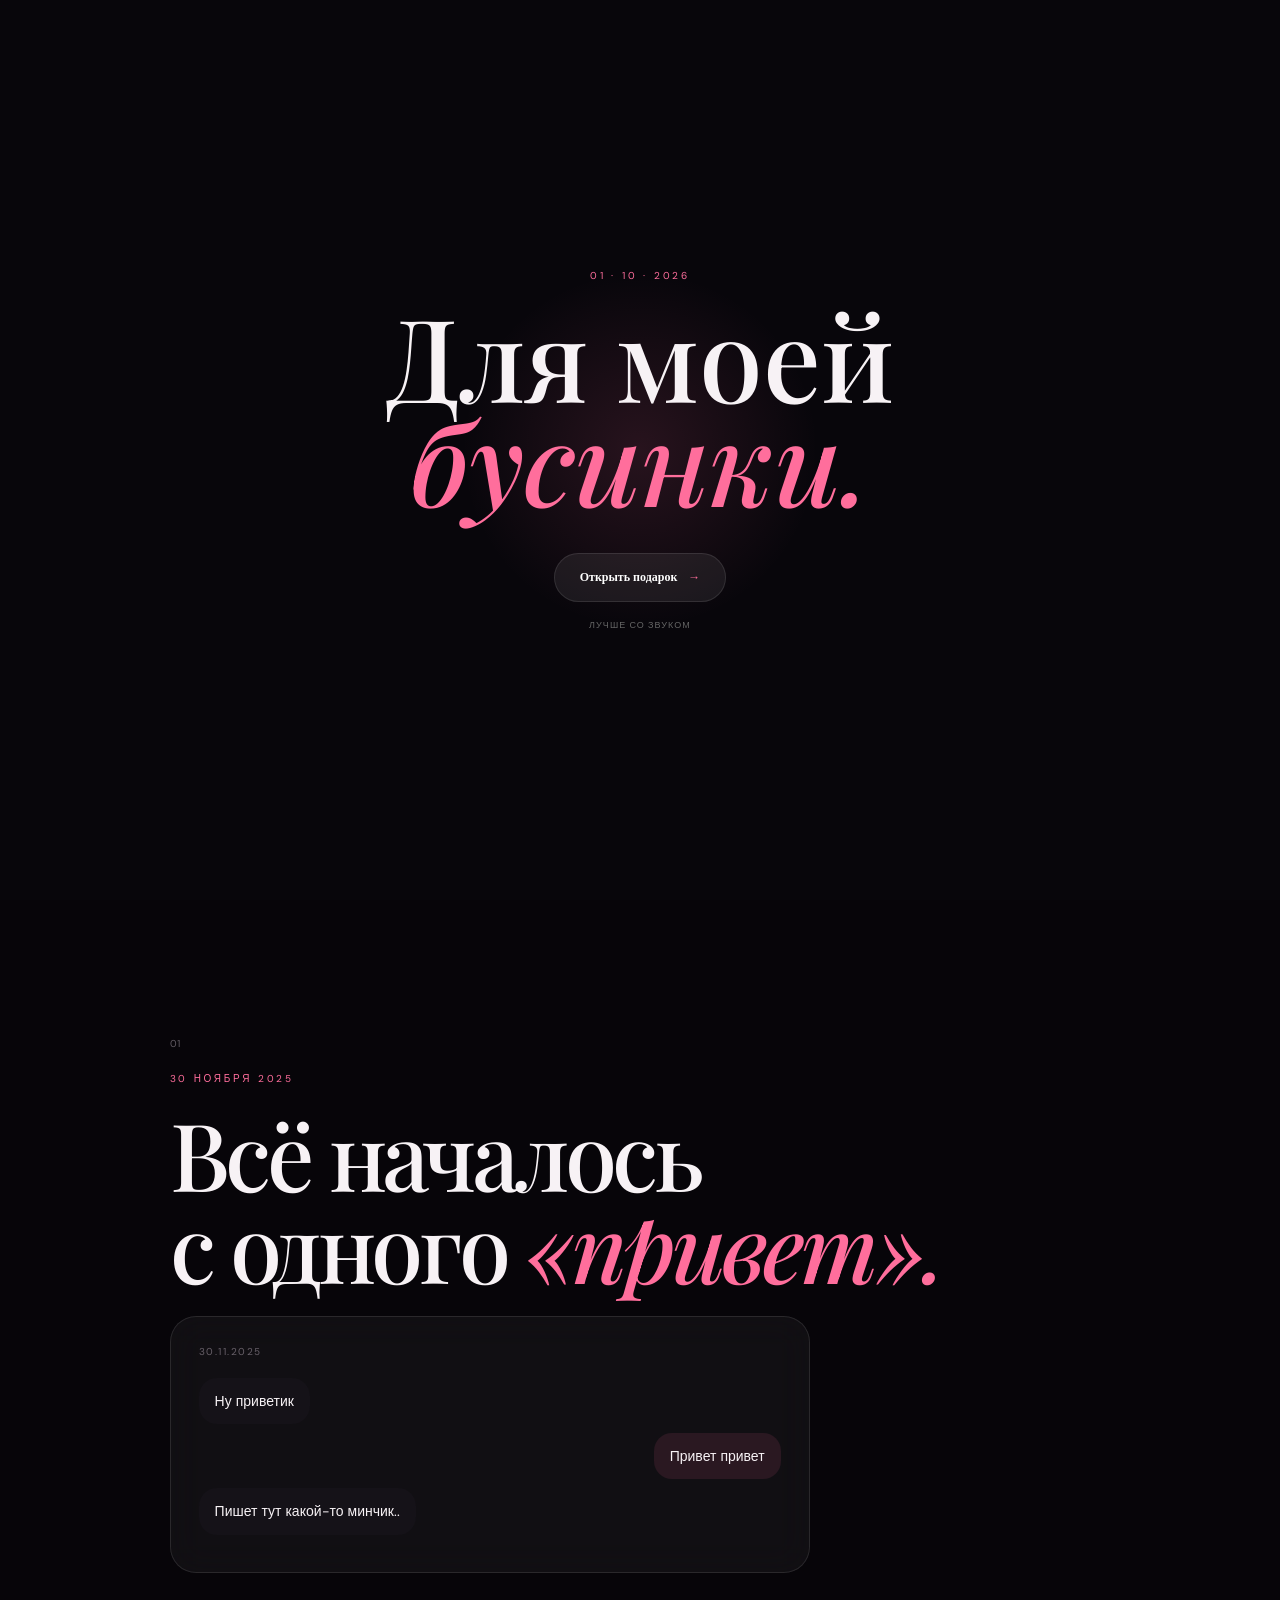
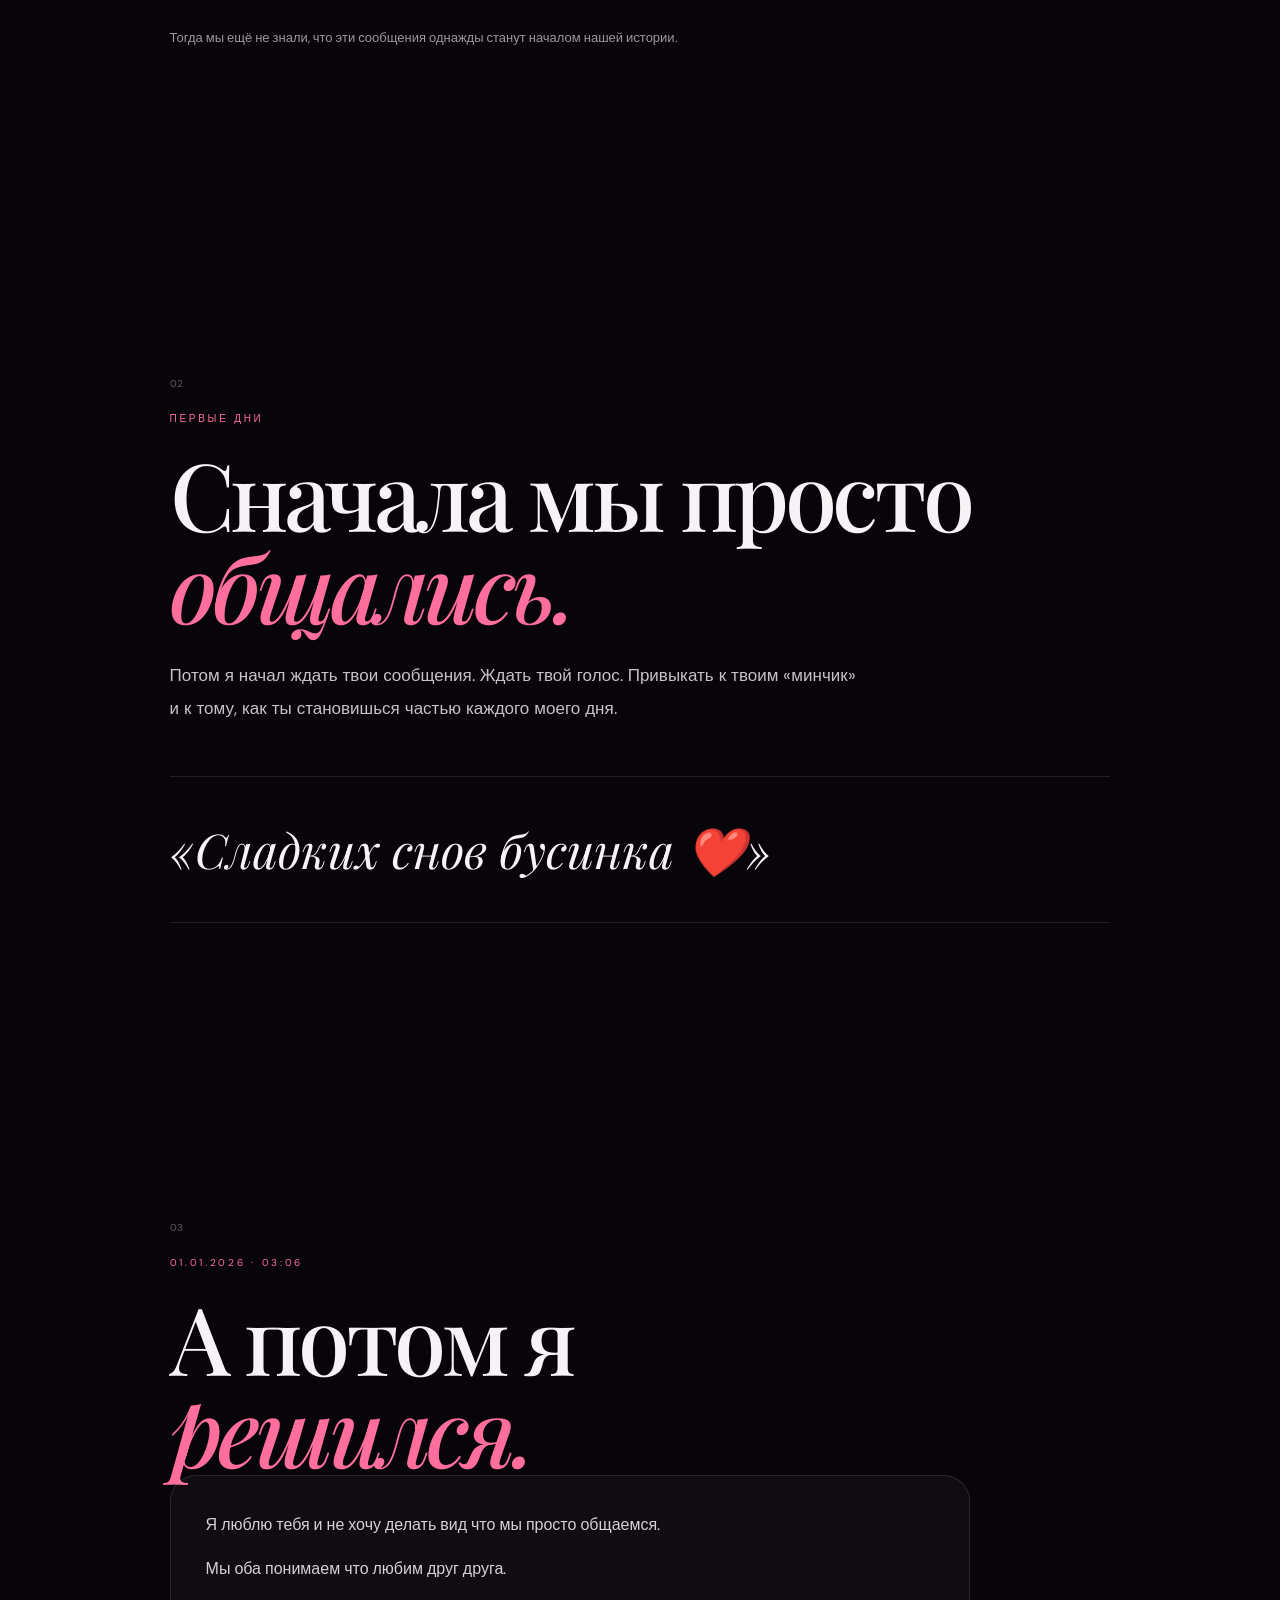
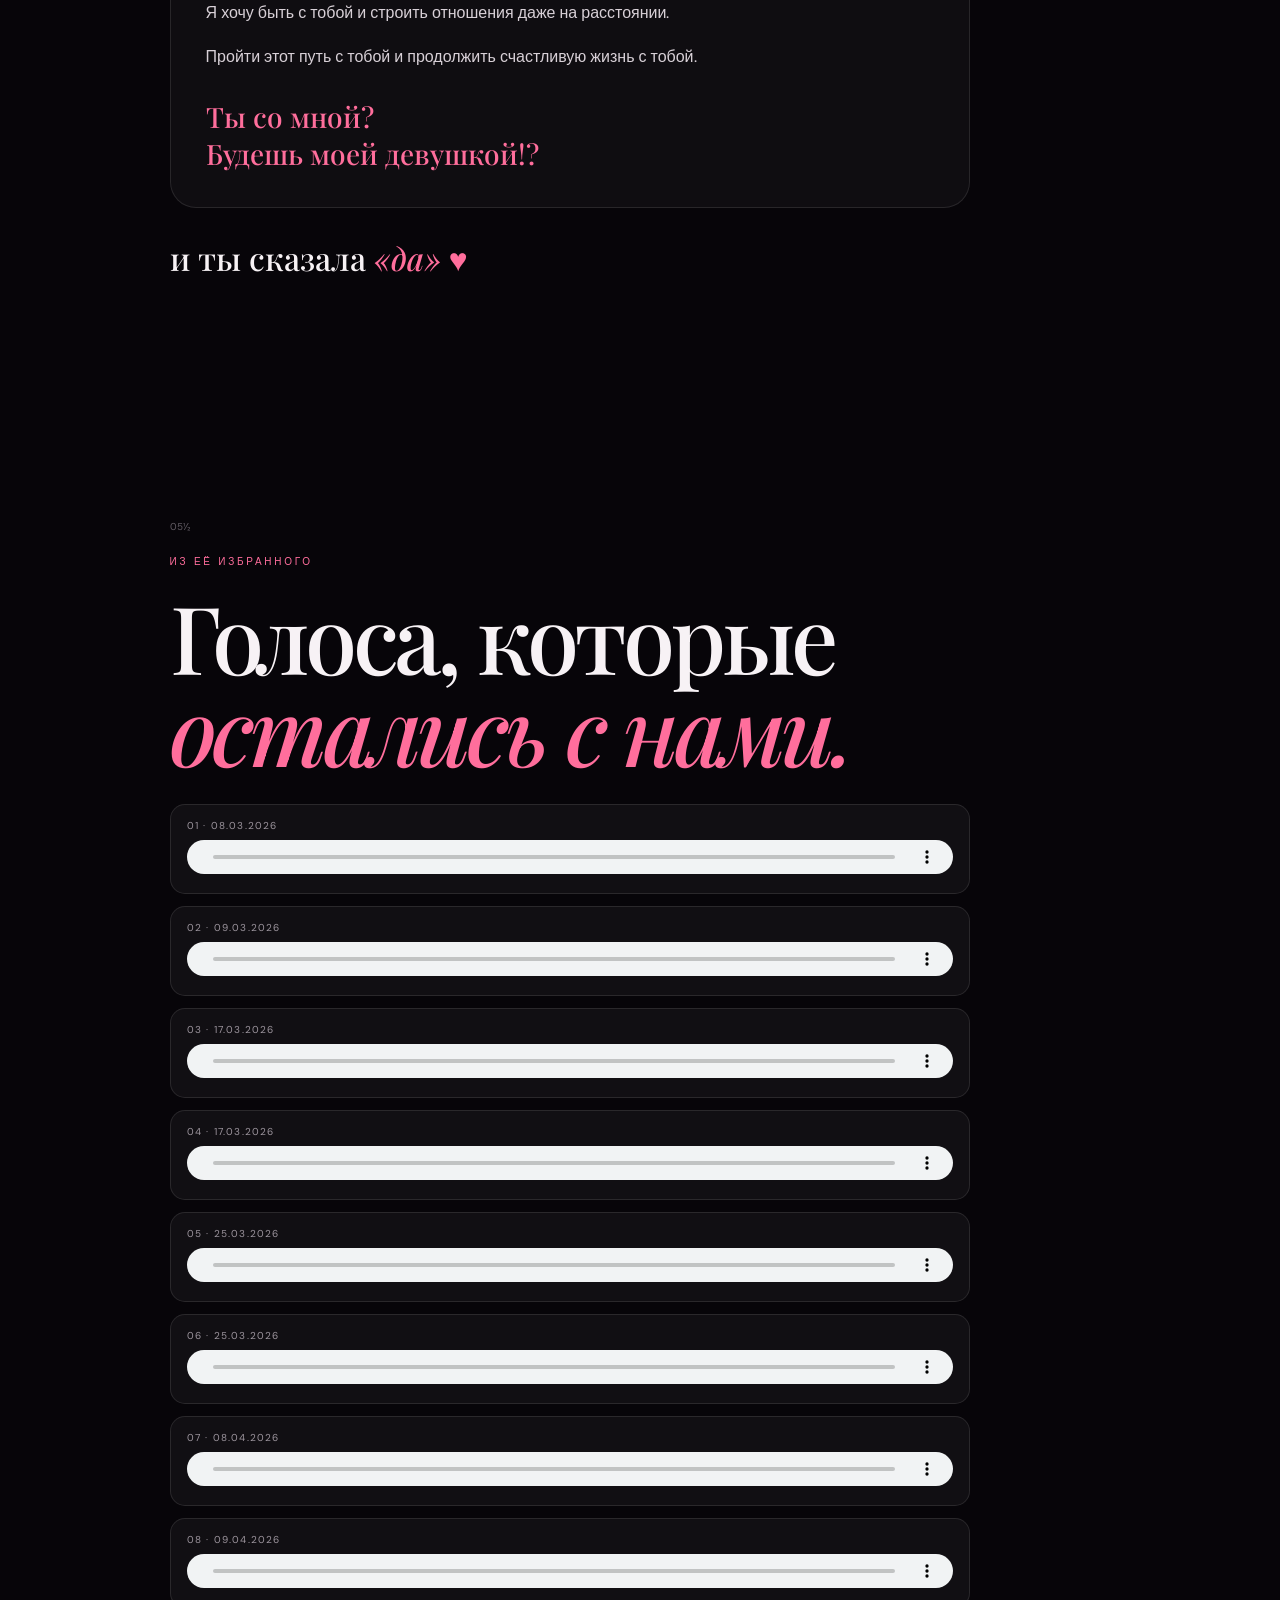
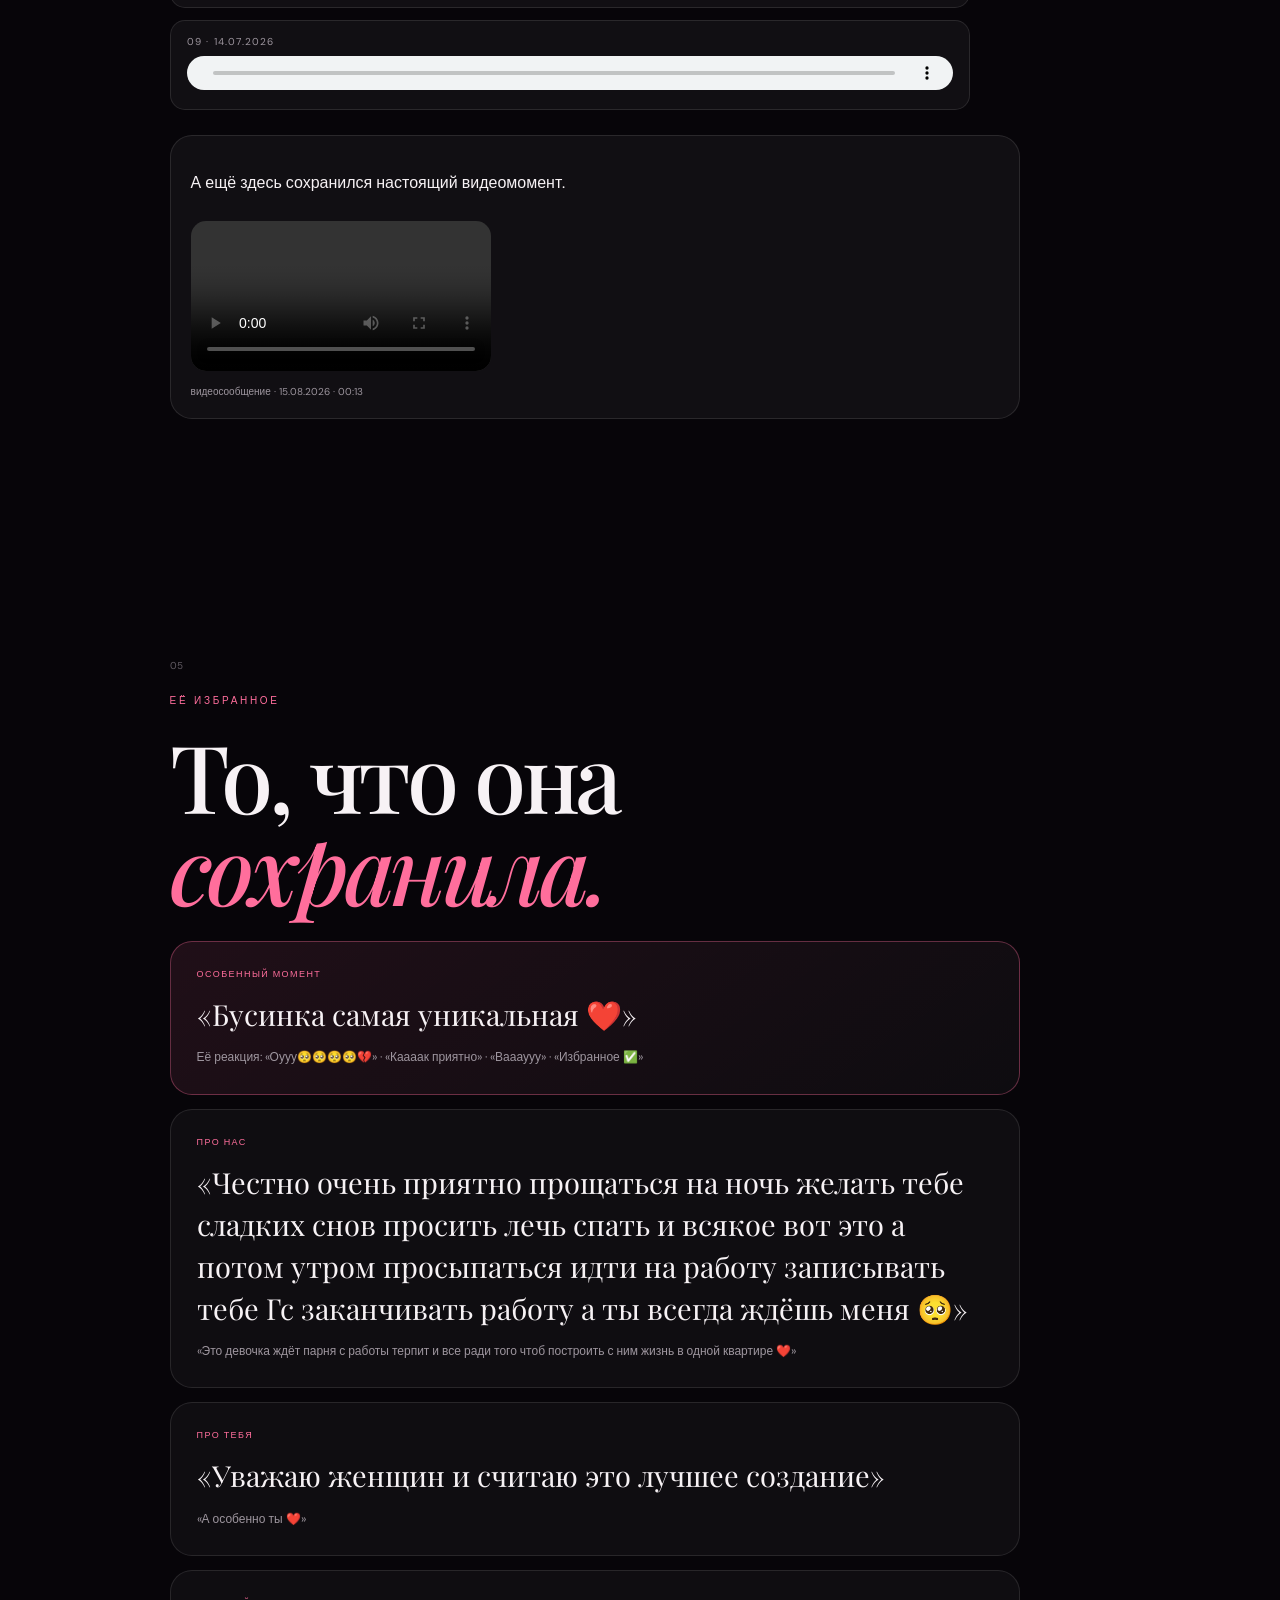
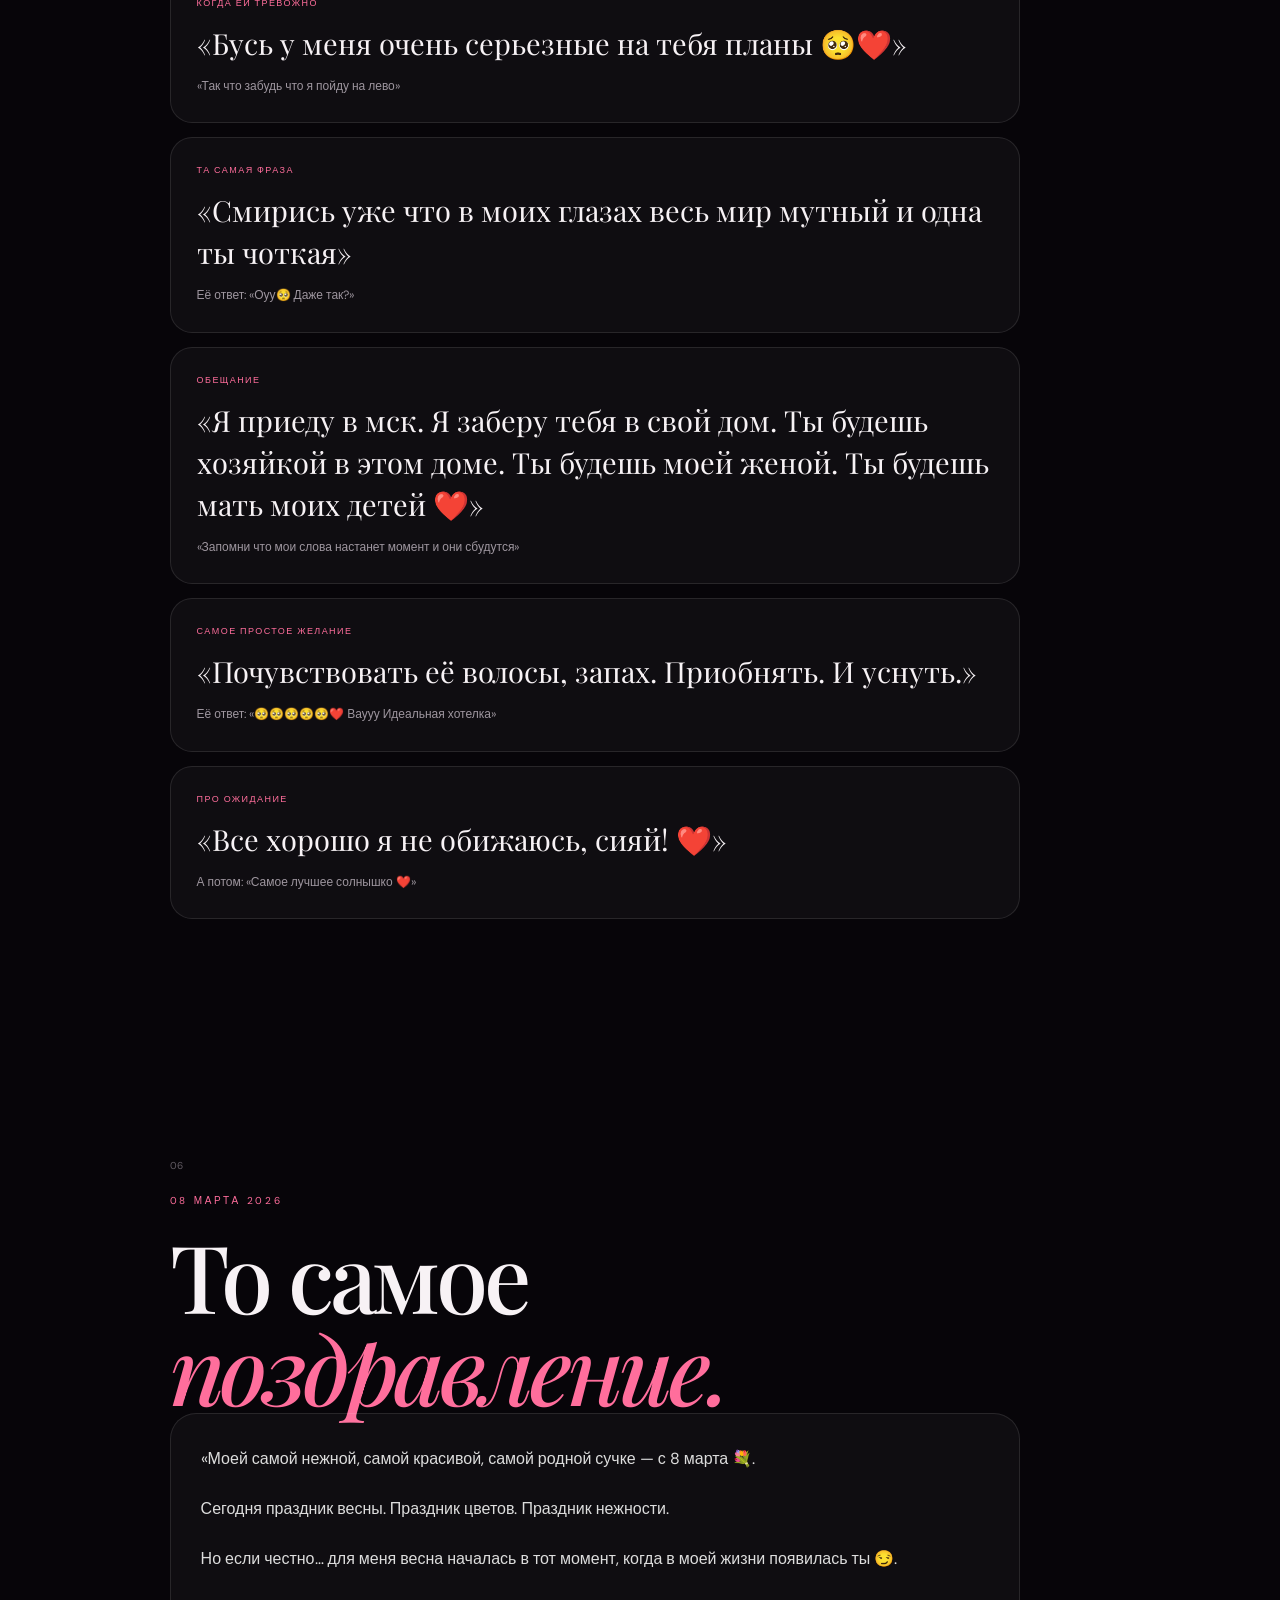
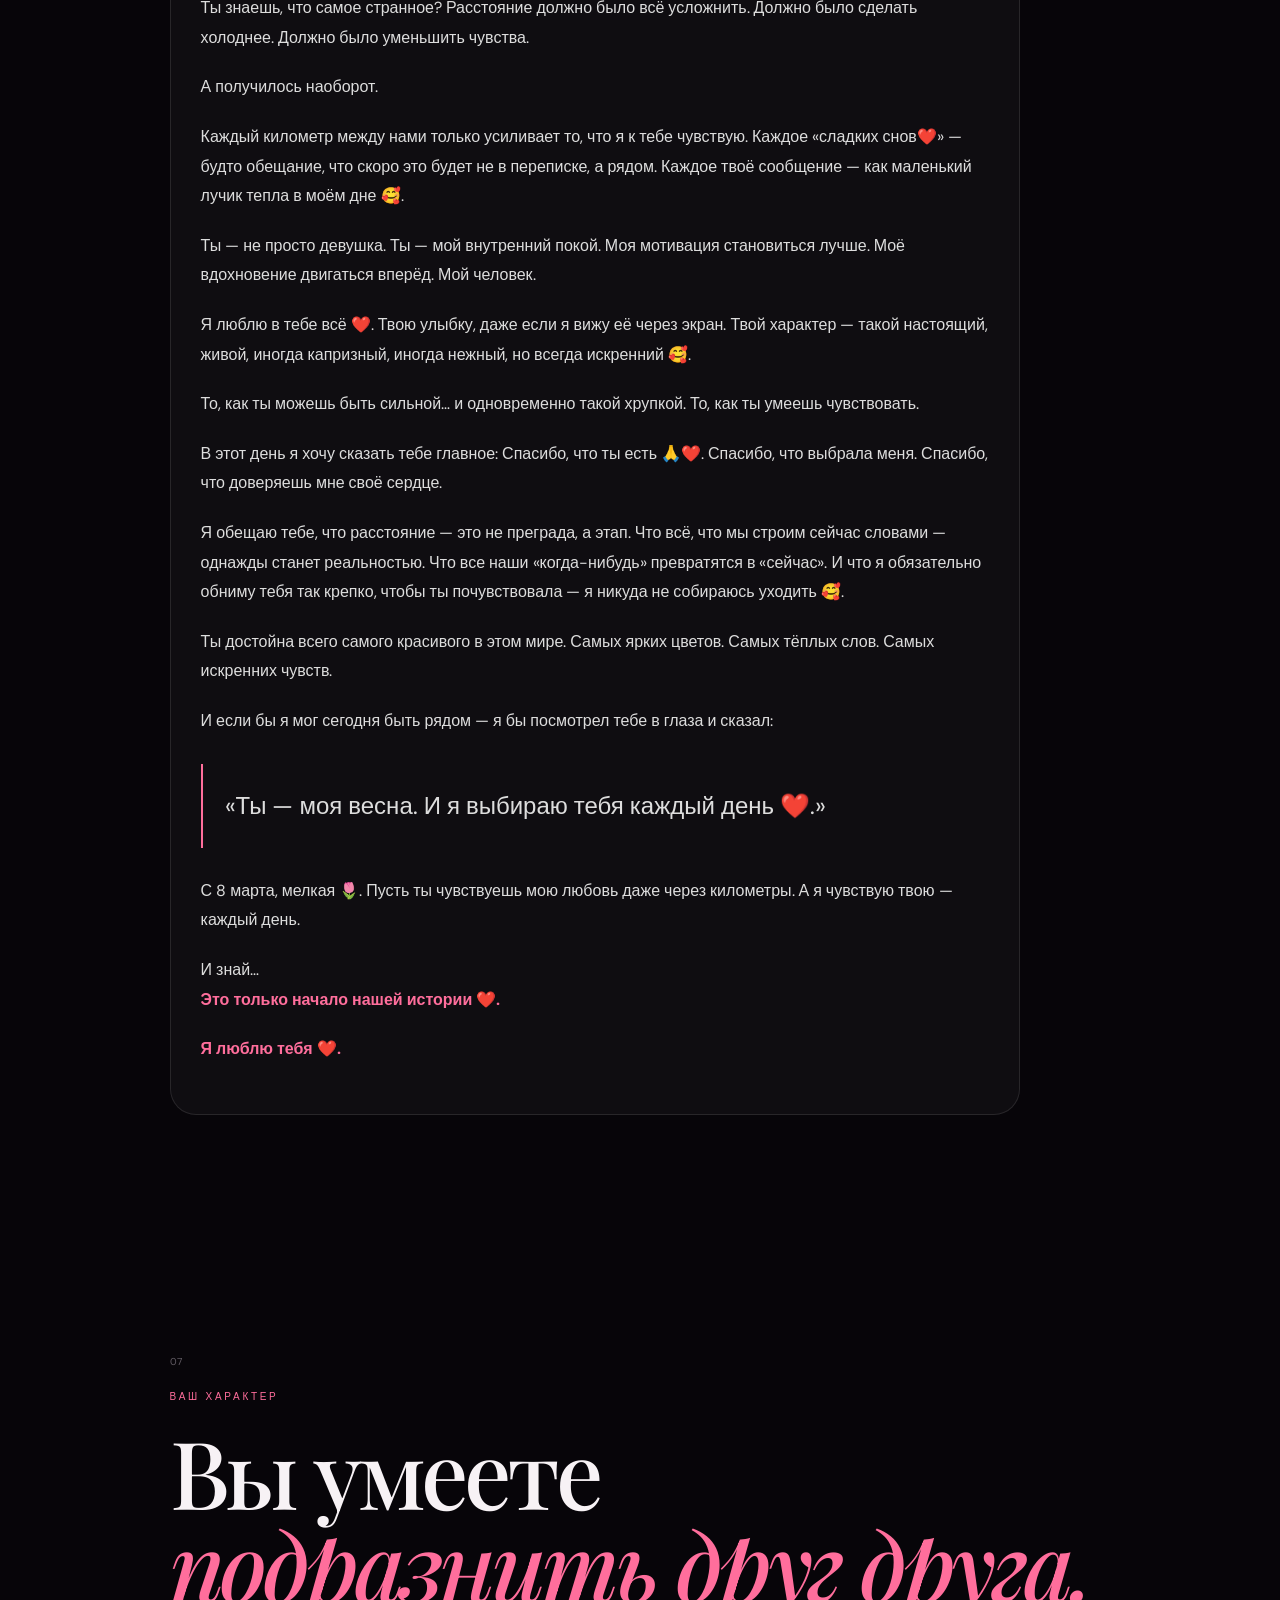
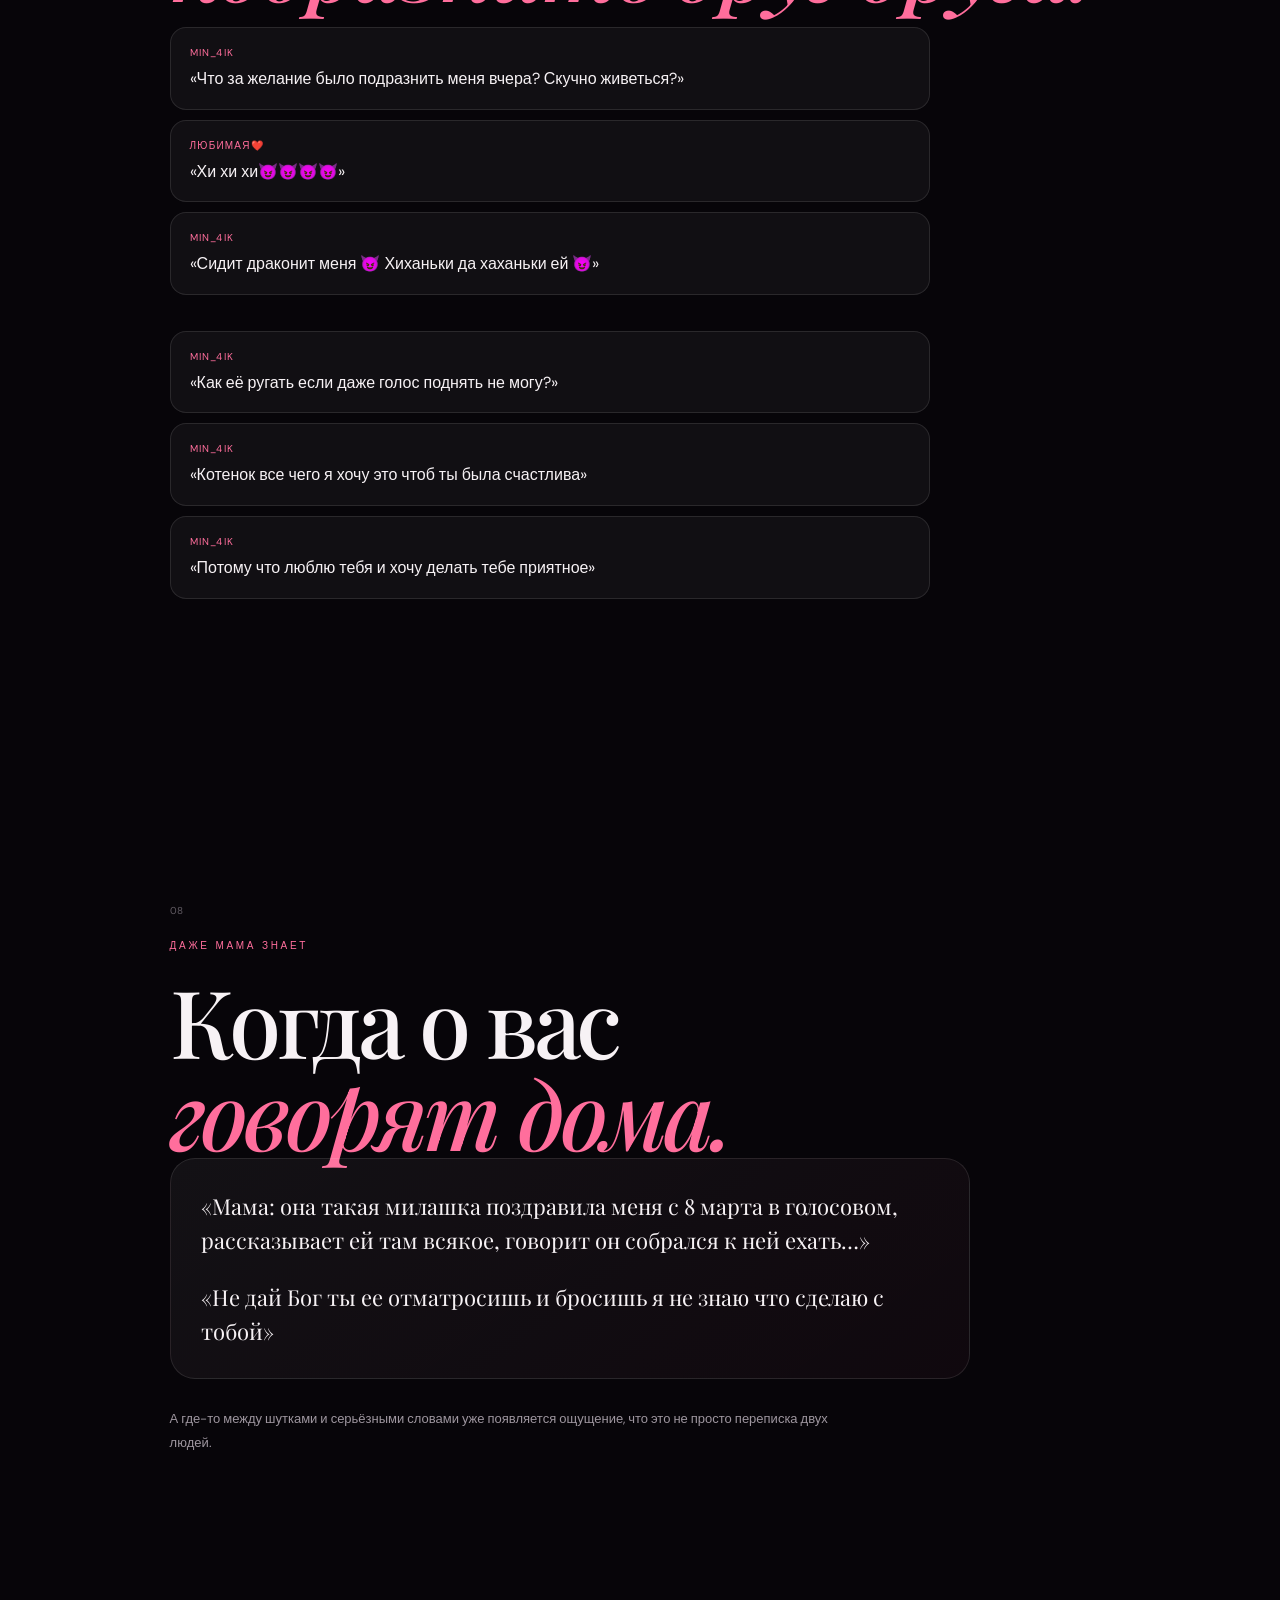
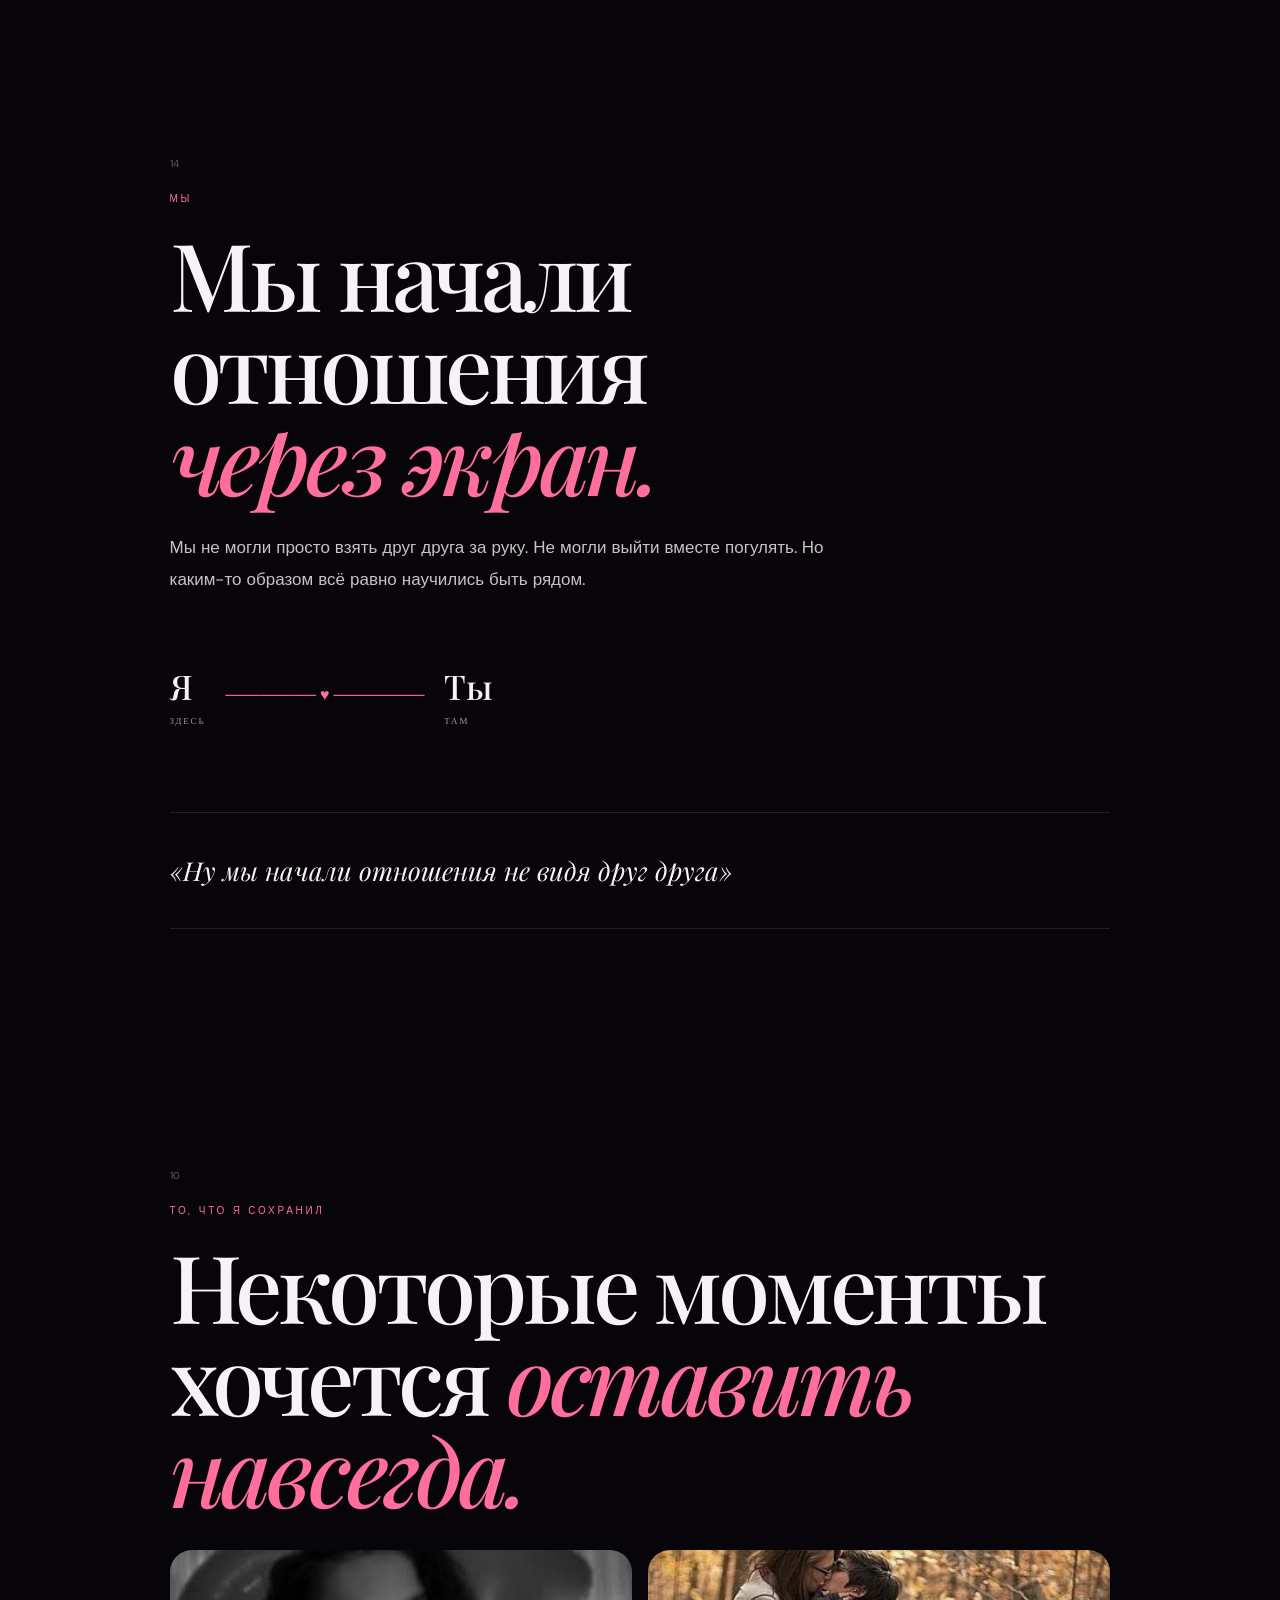
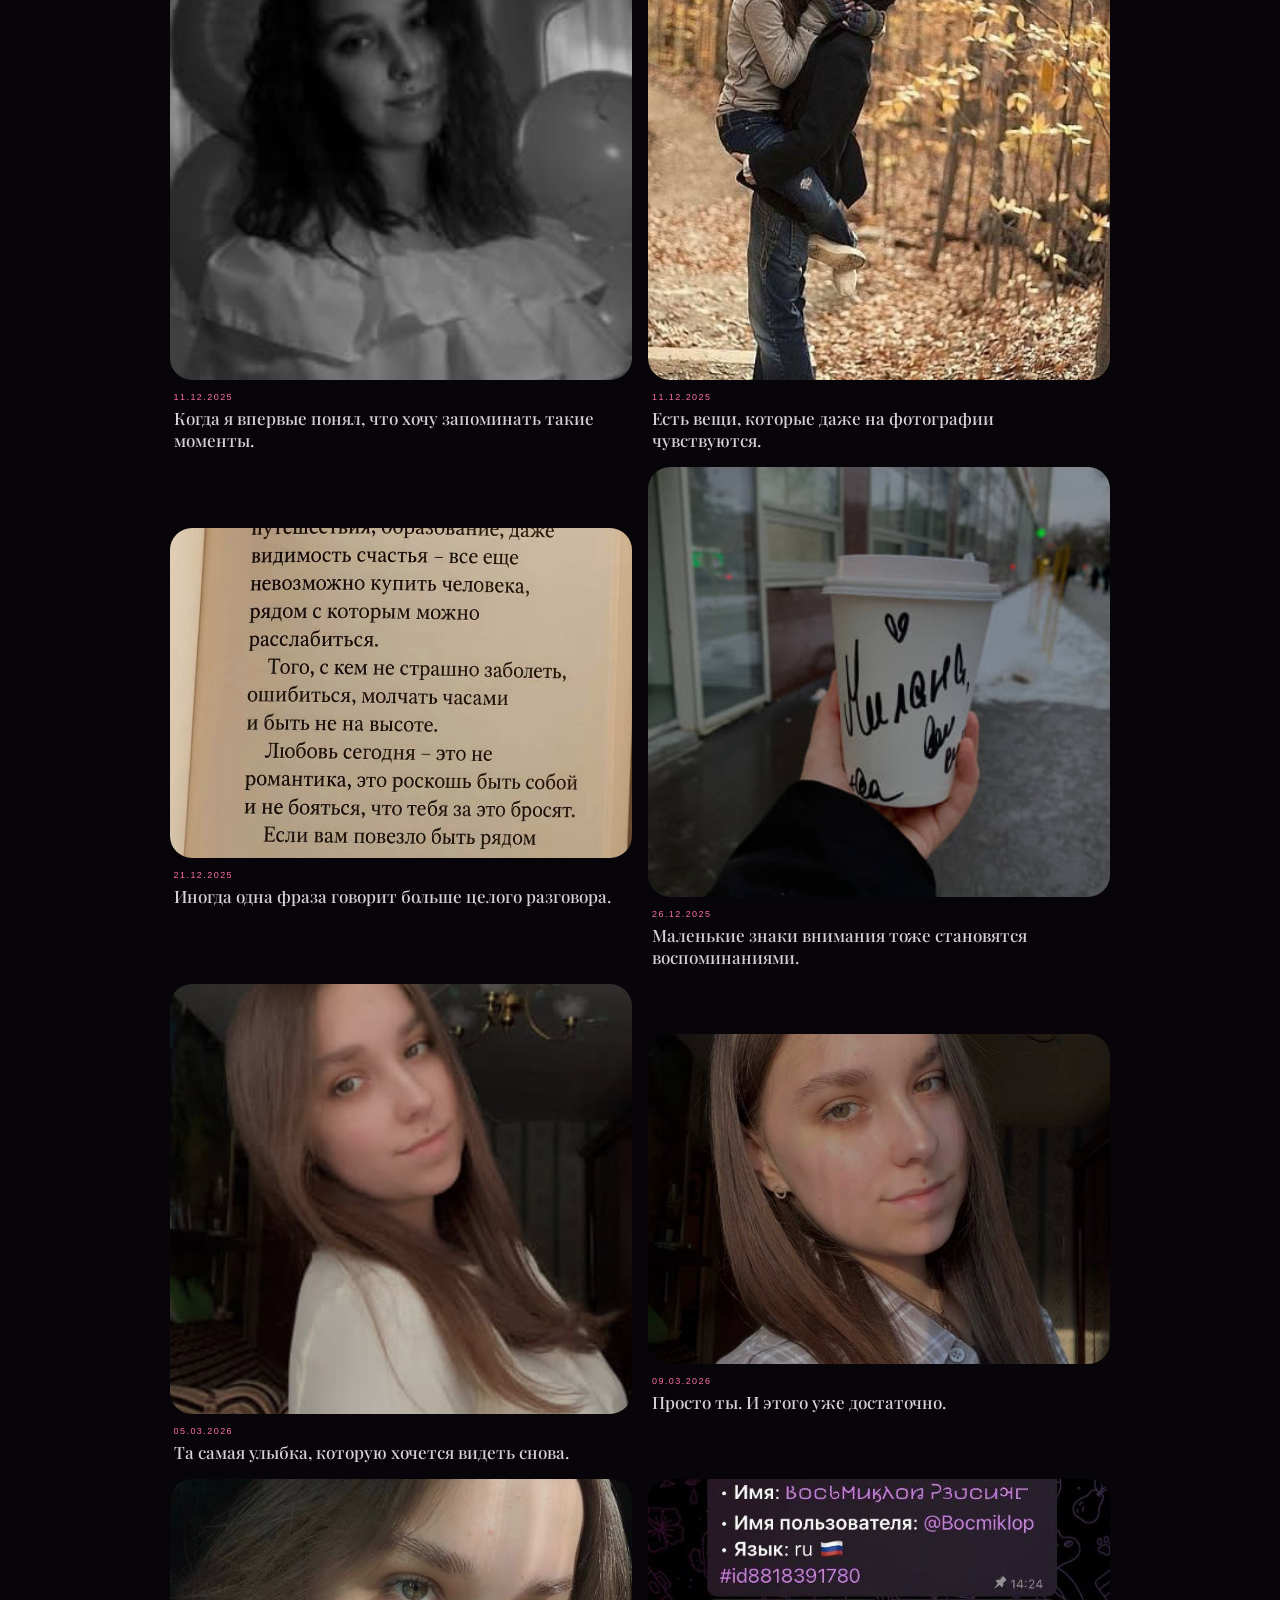
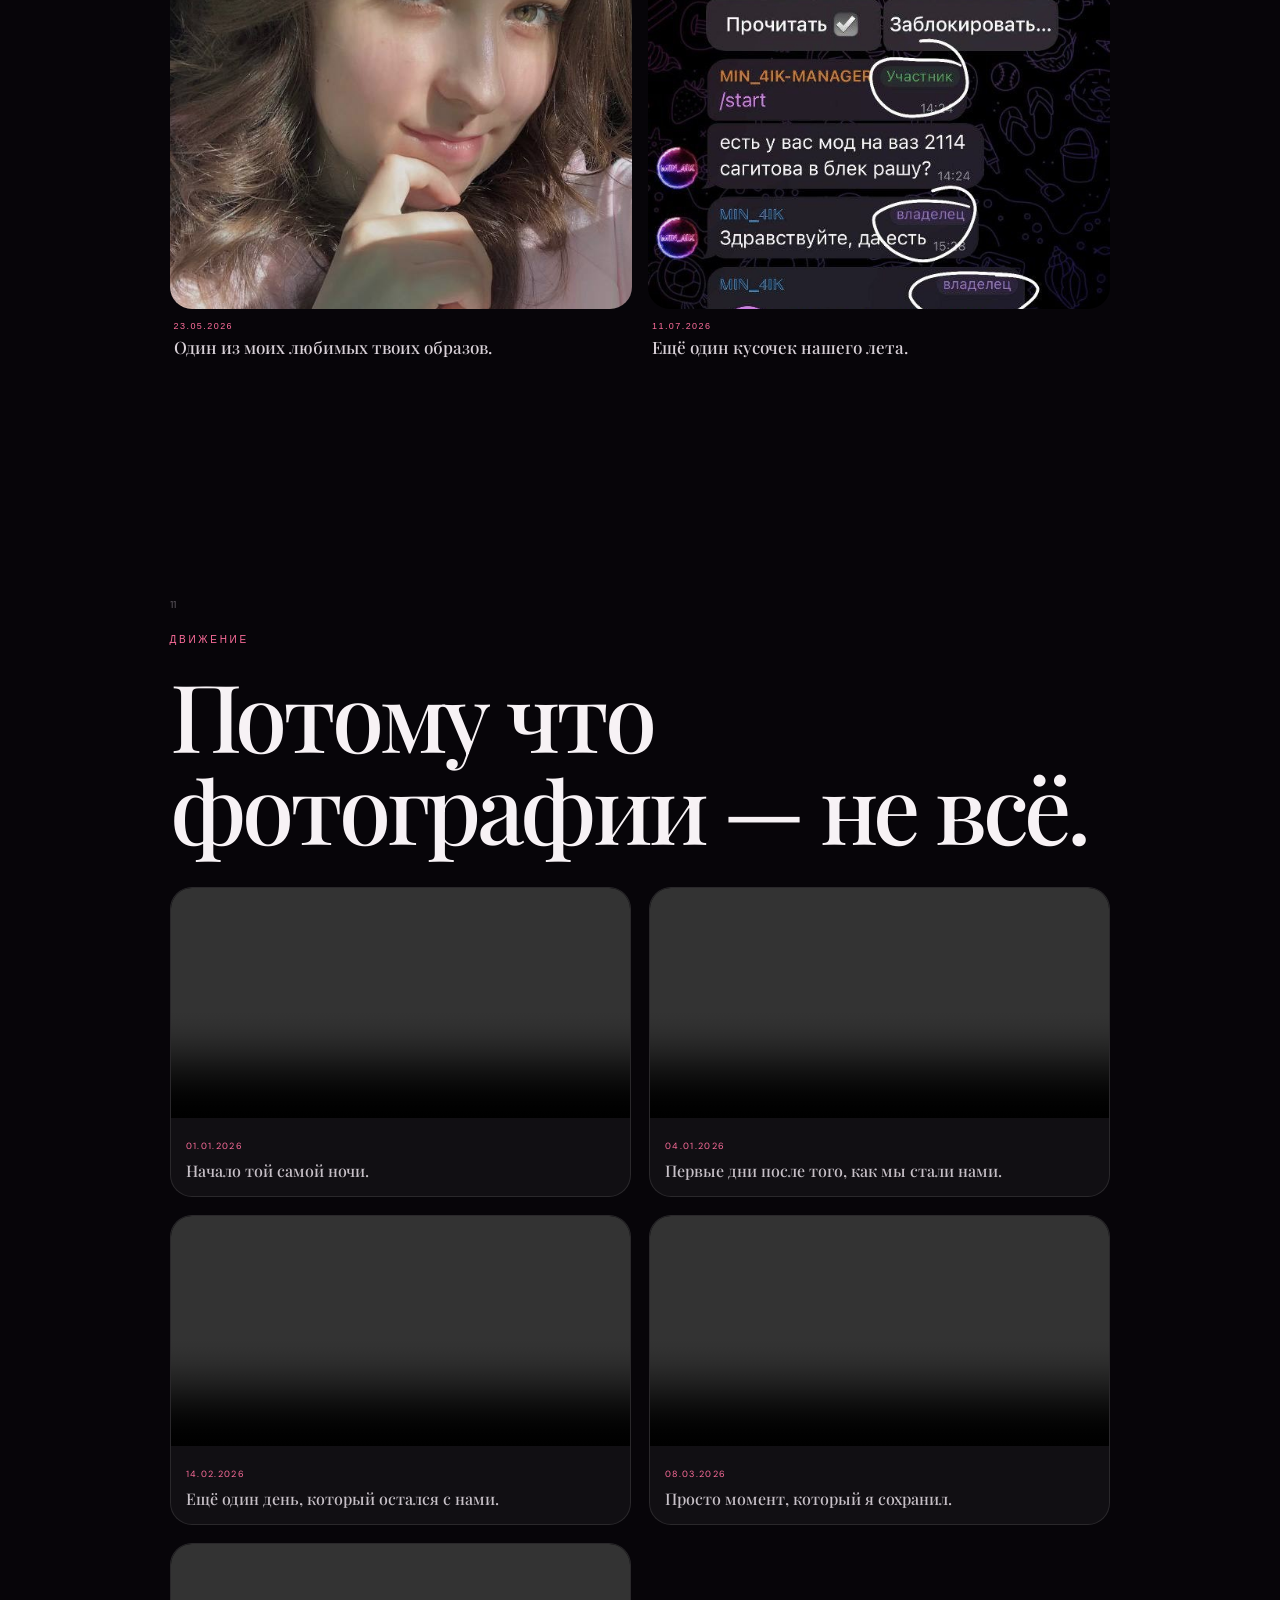
<file: index.html>
<!doctype html><html lang="ru"><head><meta charset="utf-8"><meta name="viewport" content="width=device-width,initial-scale=1,viewport-fit=cover"><meta name="theme-color" content="#070509"><title>Для моей бусинки · Melania</title><link rel="stylesheet" href="style.css"></head><body>
<div class="cinema-intro" id="cinemaIntro">
  <div class="intro-pulse"></div>
  <p>01 · 10 · 2026</p>
  <h1>Для моей<br><em>бусинки.</em></h1>
  <button id="enterStory">Открыть подарок <span>→</span></button>
  <small>лучше со звуком</small>
</div>
<div class="music-control" id="musicControl" aria-label="Музыка">♪</div>
<audio id="bgMusic" loop preload="none">
  <source src="assets/audio/music.mp3" type="audio/mpeg">
</audio>
<div class="loader" id="loader"><div class="loader-heart">♡</div><div>для моей бусинки</div></div>
<div class="progress"><i id="bar"></i></div><div class="stars"></div><div class="cursor-glow"></div>
<header><div class="brand">M<span>♥</span></div><button id="musicBtn" class="icon">♫</button></header>
<audio id="bgm" loop preload="none"></audio>
<main>
<section class="hero"><div class="orb"></div><p class="kicker">01 · 10 · 2026</p><h1>Милана,<br><em>это всё для тебя.</em></h1><p class="lead">Не обычное поздравление.<br>А маленький кусочек нашей истории.</p><button class="start" id="start">Открыть <span>↓</span></button><div class="hero-bottom">30.11.2025 — ∞</div></section>
<section class="section reveal" id="begin"><div class="num">01</div><p class="kicker">30 ноября 2025</p><h2>Всё началось<br>с одного <em>«привет».</em></h2><div class="story-card"><div class="date">30.11.2025</div><div class="bubble her">Ну приветик</div><div class="bubble me">Привет привет</div><div class="bubble her">Пишет тут какой-то минчик..</div></div><p class="aside">Тогда мы ещё не знали, что эти сообщения однажды станут началом нашей истории.</p></section>
<section class="section reveal"><div class="num">02</div><p class="kicker">первые дни</p><h2>Сначала мы просто<br><em>общались.</em></h2><p class="copy">Потом я начал ждать твои сообщения. Ждать твой голос. Привыкать к твоим «минчик» и к тому, как ты становишься частью каждого моего дня.</p><div class="phrase">«Сладких снов бусинка ❤️»</div></section>
<section class="section proposal reveal"><div class="num">03</div><p class="kicker">01.01.2026 · 03:06</p><h2>А потом я<br><em>решился.</em></h2><div class="letter"><span>Я люблю тебя и не хочу делать вид что мы просто общаемся.</span><span>Мы оба понимаем что любим друг друга.</span><span>Я хочу быть с тобой и строить отношения даже на расстоянии.</span><span>Пройти этот путь с тобой и продолжить счастливую жизнь с тобой.</span><strong>Ты со мной?<br>Будешь моей девушкой!?</strong></div><div class="yes">и ты сказала <em>«да»</em> <span>♥</span></div></section>


<section class="section favorite-media reveal">
  <div class="num">05½</div>
  <p class="kicker">из её избранного</p>
  <h2>Голоса, которые<br><em>остались с нами.</em></h2>
  <div class="audio-list">
    <div class="audio-item"><span>01 · 08.03.2026</span><audio controls src="assets/voice/audio_1@30-08-2026_13-32-04.ogg"></audio></div>
    <div class="audio-item"><span>02 · 09.03.2026</span><audio controls src="assets/voice/audio_2@30-08-2026_13-32-04.ogg"></audio></div>
    <div class="audio-item"><span>03 · 17.03.2026</span><audio controls src="assets/voice/audio_3@30-08-2026_13-32-04.ogg"></audio></div>
    <div class="audio-item"><span>04 · 17.03.2026</span><audio controls src="assets/voice/audio_4@30-08-2026_13-32-04.ogg"></audio></div>
    <div class="audio-item"><span>05 · 25.03.2026</span><audio controls src="assets/voice/audio_5@30-08-2026_13-32-04.ogg"></audio></div>
    <div class="audio-item"><span>06 · 25.03.2026</span><audio controls src="assets/voice/audio_6@30-08-2026_13-32-04.ogg"></audio></div>
    <div class="audio-item"><span>07 · 08.04.2026</span><audio controls src="assets/voice/audio_7@30-08-2026_13-32-04.ogg"></audio></div>
    <div class="audio-item"><span>08 · 09.04.2026</span><audio controls src="assets/voice/audio_8@30-08-2026_13-32-04.ogg"></audio></div>
    <div class="audio-item"><span>09 · 14.07.2026</span><audio controls src="assets/voice/audio_9@30-08-2026_13-32-04.ogg"></audio></div>
  </div>
  <div class="round-card">
    <p>А ещё здесь сохранился настоящий видеомомент.</p>
    <video controls playsinline preload="metadata" src="assets/rounds/file_1@30-08-2026_13-32-04.mp4"></video>
    <small>видеосообщение · 15.08.2026 · 00:13</small>
  </div>
</section>

<section class="section favorites reveal" id="favorites">
  <div class="num">05</div>
  <p class="kicker">её избранное</p>
  <h2>То, что она<br><em>сохранила.</em></h2>

  <div class="favorite-stack">
    <article class="fav featured">
      <small>особенный момент</small>
      <p>«Бусинка самая уникальная ❤️»</p>
      <span>Её реакция: «Оууу🥺🥺🥺🥺💔» · «Каааак приятно» · «Ваааууу» · «Избранное ✅»</span>
    </article>

    <article class="fav">
      <small>про нас</small>
      <p>«Честно очень приятно прощаться на ночь желать тебе сладких снов просить лечь спать и всякое вот это а потом утром просыпаться идти на работу записывать тебе Гс заканчивать работу а ты всегда ждёшь меня 🥺»</p>
      <span>«Это девочка ждёт парня с работы терпит и все ради того чтоб построить с ним жизнь в одной квартире ❤️»</span>
    </article>

    <article class="fav">
      <small>про тебя</small>
      <p>«Уважаю женщин и считаю это лучшее создание»</p>
      <span>«А особенно ты ❤️»</span>
    </article>

    <article class="fav">
      <small>когда ей тревожно</small>
      <p>«Бусь у меня очень серьезные на тебя планы 🥺❤️»</p>
      <span>«Так что забудь что я пойду на лево»</span>
    </article>

    <article class="fav">
      <small>та самая фраза</small>
      <p>«Смирись уже что в моих глазах весь мир мутный и одна ты чоткая»</p>
      <span>Её ответ: «Оуу🥺 Даже так?»</span>
    </article>

    <article class="fav">
      <small>обещание</small>
      <p>«Я приеду в мск. Я заберу тебя в свой дом. Ты будешь хозяйкой в этом доме. Ты будешь моей женой. Ты будешь мать моих детей ❤️»</p>
      <span>«Запомни что мои слова настанет момент и они сбудутся»</span>
    </article>

    <article class="fav">
      <small>самое простое желание</small>
      <p>«Почувствовать её волосы, запах. Приобнять. И уснуть.»</p>
      <span>Её ответ: «🥺🥺🥺🥺🥺❤️ Ваууу Идеальная хотелка»</span>
    </article>

    <article class="fav">
      <small>про ожидание</small>
      <p>«Все хорошо я не обижаюсь, сияй! ❤️»</p>
      <span>А потом: «Самое лучшее солнышко ❤️»</span>
    </article>
  </div>
</section>

<section class="section march-letter reveal">
  <div class="num">06</div>
  <p class="kicker">08 марта 2026</p>
  <h2>То самое<br><em>поздравление.</em></h2>
  <div class="long-letter">
    <p>«Моей самой нежной, самой красивой, самой родной сучке — с 8 марта 💐.</p>
    <p>Сегодня праздник весны. Праздник цветов. Праздник нежности.</p>
    <p>Но если честно… для меня весна началась в тот момент, когда в моей жизни появилась ты 😏.</p>
    <p>Ты знаешь, что самое странное? Расстояние должно было всё усложнить. Должно было сделать холоднее. Должно было уменьшить чувства.</p>
    <p>А получилось наоборот.</p>
    <p>Каждый километр между нами только усиливает то, что я к тебе чувствую. Каждое «сладких снов❤️» — будто обещание, что скоро это будет не в переписке, а рядом. Каждое твоё сообщение — как маленький лучик тепла в моём дне 🥰.</p>
    <p>Ты — не просто девушка. Ты — мой внутренний покой. Моя мотивация становиться лучше. Моё вдохновение двигаться вперёд. Мой человек.</p>
    <p>Я люблю в тебе всё ❤️. Твою улыбку, даже если я вижу её через экран. Твой характер — такой настоящий, живой, иногда капризный, иногда нежный, но всегда искренний 🥰.</p>
    <p>То, как ты можешь быть сильной… и одновременно такой хрупкой. То, как ты умеешь чувствовать.</p>
    <p>В этот день я хочу сказать тебе главное: Спасибо, что ты есть 🙏❤️. Спасибо, что выбрала меня. Спасибо, что доверяешь мне своё сердце.</p>
    <p>Я обещаю тебе, что расстояние — это не преграда, а этап. Что всё, что мы строим сейчас словами — однажды станет реальностью. Что все наши «когда-нибудь» превратятся в «сейчас». И что я обязательно обниму тебя так крепко, чтобы ты почувствовала — я никуда не собираюсь уходить 🥰.</p>
    <p>Ты достойна всего самого красивого в этом мире. Самых ярких цветов. Самых тёплых слов. Самых искренних чувств.</p>
    <p>И если бы я мог сегодня быть рядом — я бы посмотрел тебе в глаза и сказал:</p>
    <blockquote>«Ты — моя весна. И я выбираю тебя каждый день ❤️.»</blockquote>
    <p>С 8 марта, мелкая 🌷. Пусть ты чувствуешь мою любовь даже через километры. А я чувствую твою — каждый день.</p>
    <p>И знай…<br><strong>Это только начало нашей истории ❤️.</strong></p>
    <p><strong>Я люблю тебя ❤️.</strong></p>
  </div>
</section>

<section class="section little-things reveal">
  <div class="num">07</div>
  <p class="kicker">ваш характер</p>
  <h2>Вы умеете<br><em>подразнить друг друга.</em></h2>
  <div class="banter">
    <div><span>MIN_4IK</span>«Что за желание было подразнить меня вчера? Скучно живеться?»</div>
    <div><span>Любимая❤️</span>«Хи хи хи😈😈😈😈»</div>
    <div><span>MIN_4IK</span>«Сидит драконит меня 😈 Хиханьки да хаханьки ей 😈»</div>
  </div>
  <div class="banter">
    <div><span>MIN_4IK</span>«Как её ругать если даже голос поднять не могу?»</div>
    <div><span>MIN_4IK</span>«Котенок все чего я хочу это чтоб ты была счастлива»</div>
    <div><span>MIN_4IK</span>«Потому что люблю тебя и хочу делать тебе приятное»</div>
  </div>
</section>

<section class="section mama reveal">
  <div class="num">08</div>
  <p class="kicker">даже мама знает</p>
  <h2>Когда о вас<br><em>говорят дома.</em></h2>
  <div class="mama-card">
    <p>«Мама: она такая милашка поздравила меня с 8 марта в голосовом, рассказывает ей там всякое, говорит он собрался к ней ехать…»</p>
    <p>«Не дай Бог ты ее отматросишь и бросишь я не знаю что сделаю с тобой»</p>
  </div>
  <p class="aside">А где-то между шутками и серьёзными словами уже появляется ощущение, что это не просто переписка двух людей.</p>
</section>

<section class="section reveal"><div class="num">14</div><p class="kicker">мы</p><h2>Мы начали отношения<br><em>через экран.</em></h2><p class="copy">Мы не могли просто взять друг друга за руку. Не могли выйти вместе погулять. Но каким-то образом всё равно научились быть рядом.</p><div class="distance"><div>Я<small>здесь</small></div><span>──────── ♥ ────────</span><div>Ты<small>там</small></div></div><div class="phrase small">«Ну мы начали отношения не видя друг друга»</div></section>
<section class="section gallery-section reveal"><div class="num">10</div><p class="kicker">то, что я сохранил</p><h2>Некоторые моменты<br>хочется <em>оставить навсегда.</em></h2><div class="gallery"><button class="photo" data-full="assets/photos/photo_113@11-12-2025_15-07-42_thumb.jpg"><img src="assets/photos/photo_113@11-12-2025_15-07-42_thumb.jpg" alt="Момент 11.12.2025" loading="lazy"><span>11.12.2025</span><b>Когда я впервые понял, что хочу запоминать такие моменты.</b></button>
<button class="photo" data-full="assets/photos/photo_115@11-12-2025_23-48-10.jpg"><img src="assets/photos/photo_115@11-12-2025_23-48-10.jpg" alt="Момент 11.12.2025" loading="lazy"><span>11.12.2025</span><b>Есть вещи, которые даже на фотографии чувствуются.</b></button>
<button class="photo" data-full="assets/photos/photo_175@21-12-2025_19-09-11.jpg"><img src="assets/photos/photo_175@21-12-2025_19-09-11.jpg" alt="Момент 21.12.2025" loading="lazy"><span>21.12.2025</span><b>Иногда одна фраза говорит больше целого разговора.</b></button>
<button class="photo" data-full="assets/photos/photo_186@26-12-2025_12-45-08_thumb.jpg"><img src="assets/photos/photo_186@26-12-2025_12-45-08_thumb.jpg" alt="Момент 26.12.2025" loading="lazy"><span>26.12.2025</span><b>Маленькие знаки внимания тоже становятся воспоминаниями.</b></button>
<button class="photo" data-full="assets/photos/photo_896@05-03-2026_22-03-39_thumb.jpg"><img src="assets/photos/photo_896@05-03-2026_22-03-39_thumb.jpg" alt="Момент 05.03.2026" loading="lazy"><span>05.03.2026</span><b>Та самая улыбка, которую хочется видеть снова.</b></button>
<button class="photo" data-full="assets/photos/photo_975@09-03-2026_13-31-08.jpg"><img src="assets/photos/photo_975@09-03-2026_13-31-08.jpg" alt="Момент 09.03.2026" loading="lazy"><span>09.03.2026</span><b>Просто ты. И этого уже достаточно.</b></button>
<button class="photo" data-full="assets/photos/photo_1866@23-05-2026_20-41-56.jpg"><img src="assets/photos/photo_1866@23-05-2026_20-41-56.jpg" alt="Момент 23.05.2026" loading="lazy"><span>23.05.2026</span><b>Один из моих любимых твоих образов.</b></button>
<button class="photo" data-full="assets/photos/photo_2122@11-07-2026_08-14-58.jpg"><img src="assets/photos/photo_2122@11-07-2026_08-14-58.jpg" alt="Момент 11.07.2026" loading="lazy"><span>11.07.2026</span><b>Ещё один кусочек нашего лета.</b></button></div></section>
<section class="section videos-section reveal"><div class="num">11</div><p class="kicker">движение</p><h2>Потому что<br>фотографии — не всё.</h2><div class="videos"><article class="vcard"><video controls playsinline preload="metadata" src="assets/videos/file_30@01-01-2026_02-04-51.mp4"></video><div><small>01.01.2026</small><p>Начало той самой ночи.</p></div></article>
<article class="vcard"><video controls playsinline preload="metadata" src="assets/videos/file_48@04-01-2026_12-14-31.mp4"></video><div><small>04.01.2026</small><p>Первые дни после того, как мы стали нами.</p></div></article>
<article class="vcard"><video controls playsinline preload="metadata" src="assets/videos/file_114@14-02-2026_23-16-42.mp4"></video><div><small>14.02.2026</small><p>Ещё один день, который остался с нами.</p></div></article>
<article class="vcard"><video controls playsinline preload="metadata" src="assets/videos/file_197@08-03-2026_23-33-36.mp4"></video><div><small>08.03.2026</small><p>Просто момент, который я сохранил.</p></div></article>
<article class="vcard"><video controls playsinline preload="metadata" src="assets/videos/file_481@06-06-2026_22-13-32.mp4"></video><div><small>06.06.2026</small><p>Ещё одна маленькая глава.</p></div></article></div></section>
<section class="section reveal"><div class="num">12</div><p class="kicker">01 июня 2026</p><h2>Пять месяцев вместе.<br>Шесть — <em>с момента знакомства.</em></h2><div class="quote">«Спасибо, что появился в моей жизни.»</div><p class="copy">А я хочу сказать тебе то же самое, только от себя:</p><button class="secret-trigger" id="secretTrigger" aria-label="секрет">·</button><div class="signature">Спасибо, что появилась в моей жизни, бусинка.</div></section>
<section class="section reveal"><div class="num">13</div><p class="kicker">о тебе</p><h2>Мне не нужны<br><em>сто причин.</em></h2><div class="reasons"><div>Твой голос</div><div>Твои сообщения</div><div>Наши ночи</div><div>Твои шутки</div><div>Твоя забота</div><div>То, как ты остаёшься рядом</div></div><div class="last-reason">∞<p>Потому что ты — моя бусинка.</p></div></section>
<section class="section future reveal"><div class="num">09</div><p class="kicker">следующая глава</p><h2>Декабрь 2026</h2><p class="copy">Точная дата пока неизвестна. Но сама мысль уже существует:</p><div class="future-card"><small>когда экран между нами больше не понадобится</small><strong>Я приеду.</strong><small>И впервые мы продолжим нашу историю не в чате.</small></div></section>

<section class="section pinned-section reveal" id="pinned">
  <div class="num">09</div>
  <p class="kicker">закреплённое</p>
  <h2>То, что мы<br><em>решили оставить.</em></h2>

  <div class="pin-timeline">
    <article class="pin-card">
      <div class="pin-date">03.12.2025 · самое начало</div>
      <p>«Я как вот эту фразу вижу уже внутри всё застывает💔😍😍😍»</p>
      <span>А через несколько часов уже появилось: «Та самая Милана зависима от моих гс».</span>
    </article>

    <article class="pin-card">
      <div class="pin-date">08.12.2025 · первые дни</div>
      <p>«Котенок❤️»</p>
      <span>На фоне разговора о будущем и о том, останется ли человек рядом в трудный момент.</span>
    </article>

    <article class="pin-card">
      <div class="pin-date">13.01.2026 · ночь</div>
      <p>«Самый прекрасный мужчина на свете»</p>
      <span>И сразу после этого — обычное ваше «А ты когда спать???».</span>
    </article>

    <article class="pin-card">
      <div class="pin-date">21.01.2026</div>
      <p>«Мой мужчина»</p>
      <span>А несколькими минутами раньше: «Твой❤️». Иногда одна короткая фраза говорит больше длинного текста.</span>
    </article>

    <article class="pin-card">
      <div class="pin-date">21.01.2026 · 23:13</div>
      <p>«Умоляю самый лучший самый прекрасный человек на свете🙏🏻»</p>
      <span>В тот момент вы даже обсуждали будильник и то, чтобы проснуться одновременно.</span>
    </article>

    <article class="pin-card">
      <div class="pin-date">22.01.2026 · утро</div>
      <p>«Люблю тебя моё солнышко, моя любовь, котёнок, моя жизнь🥺🥺🥺❤️❤️❤️»</p>
      <span>До этого вы говорили о том, что нужно прощать друг друга.</span>
    </article>

    <article class="pin-card">
      <div class="pin-date">31.01.2026</div>
      <p>«Ты та любовь, о которой я всегда мечтала❤️🥺»</p>
      <span>Перед этим ты написал: «С тобой мне жить а с ними ничего кроме общения».</span>
    </article>

    <article class="pin-card">
      <div class="pin-date">07.02.2026</div>
      <p>«Тебя рядом стоящую держа меня за руку маленькую, миленькую, любименькую, девочку которая смотрит на меня и у неё глаза просто сияют от радости, любви, ласки 🥺🥺🥺🥺🥺💔»</p>
      <span>Это уже не просто «хочу встретиться» — здесь она представляла вас рядом.</span>
    </article>

    <article class="pin-card">
      <div class="pin-date">08.02.2026</div>
      <p>«Я помню как на второй день общения ты пропал на весь день не отвечал и я тогда так переживала»</p>
      <span>Так выглядит момент, когда человек уже успел стать важным.</span>
    </article>

    <article class="pin-card">
      <div class="pin-date">12.02.2026 · наша вселенная</div>
      <p>«01.12.2025 — дата знакомства<br>01.01.2026 — дата начало отношений<br>01.10.2007 — мой др<br>26.11.2007 — твой др»</p>
      <span>А следом ты написал целую «Историю создания нашего мира» — с первой встречей, первым поцелуем и будущей семьёй.</span>
    </article>

    <article class="pin-card">
      <div class="pin-date">23.02.2026</div>
      <p>«Я выбрала тебя.❤️»</p>
      <span>И рядом — её большое поздравление с 23 февраля и 23 причины, почему она тобой гордится.</span>
    </article>

    <article class="pin-card">
      <div class="pin-date">28.02.2026</div>
      <p>«Я всегда буду рядом и мне абсолютно все равно что ты имеешь что не имеешь мне важно человеческое нормальное отношение ко мне❤️»</p>
      <span>А через секунды: «И знаю что ты 100% добьешься всего».</span>
    </article>

    <article class="pin-card">
      <div class="pin-date">05.03.2026</div>
      <p>«Я правда искренне считаю тебя самым лучшим, красивым, с красивым телом, с красивым необычным голосом и меня блин тянет к тебе как к магниту от которого не возможно отклеится»</p>
      <span>И следом она оставила 12 причин, почему рядом с тобой ей спокойно, почему ты для неё опора и почему она гордится тем, что ты её мужчина.</span>
    </article>

    <article class="pin-card">
      <div class="pin-date">06.03.2026</div>
      <p>«И это блять нахуй мой мужчина!!!!🥵🥵🥵»</p>
      <span>А через минуту — «Вот так то лучше🥰». Ваш характер тоже часть истории.</span>
    </article>

    <article class="pin-card featured">
      <div class="pin-date">08.03.2026</div>
      <p>«Я верю в тебя❤️»</p>
      <span>Одна из самых простых и сильных фраз в архиве.</span>
    </article>

    <article class="pin-card">
      <div class="pin-date">22.03.2026</div>
      <p>«Я пипец как люблю этого мужчину и пипец как дорожу и горжусь и он для меня самый лучший был и будет всегда»</p>
      <span>Именно это сообщение тоже было закреплено.</span>
    </article>

    <article class="pin-card">
      <div class="pin-date">05.08.2026</div>
      <p>«Июнь, июль, август — 3 месяца лета… Декабрь, январь, февраль — зима…»</p>
      <span>А значит, даже обычный календарь у вас превратился в ожидание следующей главы.</span>
    </article>

    <article class="pin-card featured">
      <div class="pin-date">10.08.2026</div>
      <p>«Я пипеееец как сильно люблю тебя и так же сильно хочу построить с тобой счастливую, крепкую семью🥺🤩🤩»</p>
      <span>А перед этим: «Ну я тоже выбрала себе мужика не промах😎».</span>
    </article>
  </div>

  <div class="mini-title">Ещё несколько фраз, которые она оставила</div>
  <div class="quote-grid">
    <div>«Самый любимый, солнышко, котёнок, муж»</div>
    <div>«Я верю в тебя❤️»</div>
    <div>«Я выбрала тебя.❤️»</div>
    <div>«Ты та любовь, о которой я всегда мечтала❤️🥺»</div>
    <div>«Люблю тебя моё солнышко, моя любовь, котёнок, моя жизнь🥺❤️»</div>
    <div>«Я всегда буду рядом… мне важно человеческое нормальное отношение ко мне❤️»</div>
  </div>
</section>

<section class="section pinned-audio reveal">
  <div class="num">10</div>
  <p class="kicker">из закреплённого</p>
  <h2>Некоторые моменты<br>лучше <em>услышать.</em></h2>
  <div class="audio-list">
    <div class="audio-card"><span>04.12.2025 · 09:25</span><audio controls preload="metadata" src="assets/pinned_voice/audio_1@30-08-2026_13-43-12.ogg"></audio></div>
    <div class="audio-card"><span>04.12.2025 · 09:26</span><audio controls preload="metadata" src="assets/pinned_voice/audio_2@30-08-2026_13-43-12.ogg"></audio></div>
    <div class="audio-card"><span>11.01.2026 · утро</span><audio controls preload="metadata" src="assets/pinned_voice/audio_7@30-08-2026_13-43-12.ogg"></audio></div>
    <div class="audio-card"><span>11.01.2026 · 11:22</span><audio controls preload="metadata" src="assets/pinned_voice/audio_8@30-08-2026_13-43-12.ogg"></audio></div>
    <div class="audio-card"><span>05.02.2026 · 19:08</span><audio controls preload="metadata" src="assets/pinned_voice/audio_18@30-08-2026_13-43-13.ogg"></audio></div>
    <div class="audio-card"><span>08.03.2026 · день 8 марта</span><audio controls preload="metadata" src="assets/pinned_voice/audio_24@30-08-2026_13-43-13.ogg"></audio></div>
    <div class="audio-card"><span>08.03.2026 · ещё один момент</span><audio controls preload="metadata" src="assets/pinned_voice/audio_25@30-08-2026_13-43-13.ogg"></audio></div>
    <div class="audio-card"><span>28.06.2026</span><audio controls preload="metadata" src="assets/pinned_voice/audio_31@30-08-2026_13-43-14.ogg"></audio></div>
  </div>
</section>

<section class="section pinned-future reveal">
  <div class="num">11</div>
  <p class="kicker">самое важное закрепление</p>
  <h2>«Я выбрала тебя.»</h2>
  <div class="promise-card">
    <p>23 февраля 2026 года эта фраза появилась в чате и была закреплена.</p>
    <strong>Я выбрала тебя.❤️</strong>
    <p>А дальше — не нужно ничего добавлять. Потому что вся история выше объясняет, почему эта короткая фраза для вас столько значит.</p>
  </div>
</section>

<section class="final reveal"><div class="orb"></div><p class="kicker">01.10.2007 · 19 лет</p><h2>С днём рождения,<br><em>моя бусинка.</em></h2><p class="finalcopy">Спасибо за каждый разговор.<br>За каждый голос.<br>За каждую фотографию.<br>За каждую ночь.<br><br>Спасибо за то, что несмотря на расстояние<br>ты стала мне настолько близкой.</p><div class="signature">Твой Минчик ♥</div><div class="end">Это не конец нашей истории.<br><em>Это только начало.</em></div></section>
<div class="secret-overlay" id="secretOverlay">
  <div class="secret-card">
    <p class="kicker">маленький секрет</p>
    <h2>Если ты дошла сюда…</h2>
    <p>значит, ты действительно прочитала всю нашу историю.</p>
    <strong>А теперь подойди ко мне поближе.<br>Однажды это будет не экран.</strong>
    <button id="closeSecret">❤️</button>
  </div>
</div>
</main>
<div class="lightbox" id="lightbox"><button id="close">×</button><img id="lightboxImg" alt="Наш момент"><div id="lightboxCaption"></div></div>
<script src="script.js"></script></body></html>
</file>
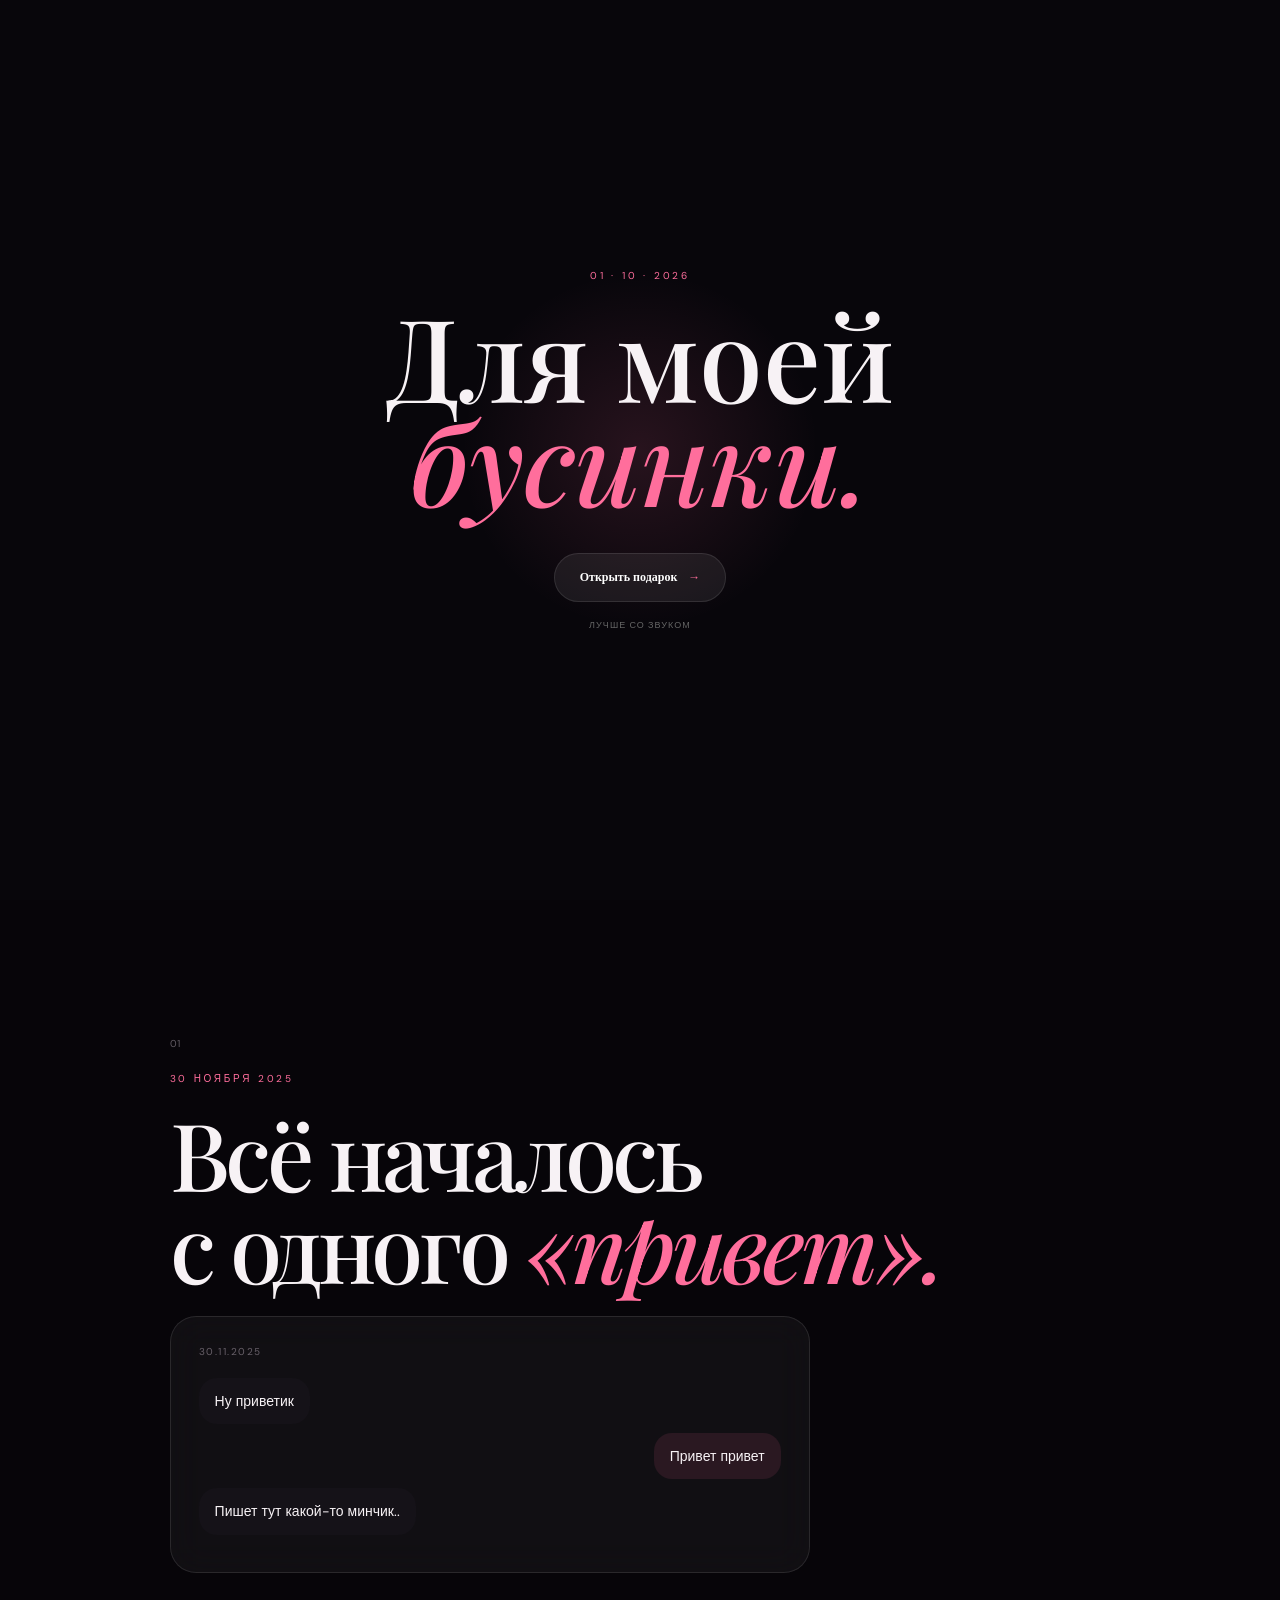
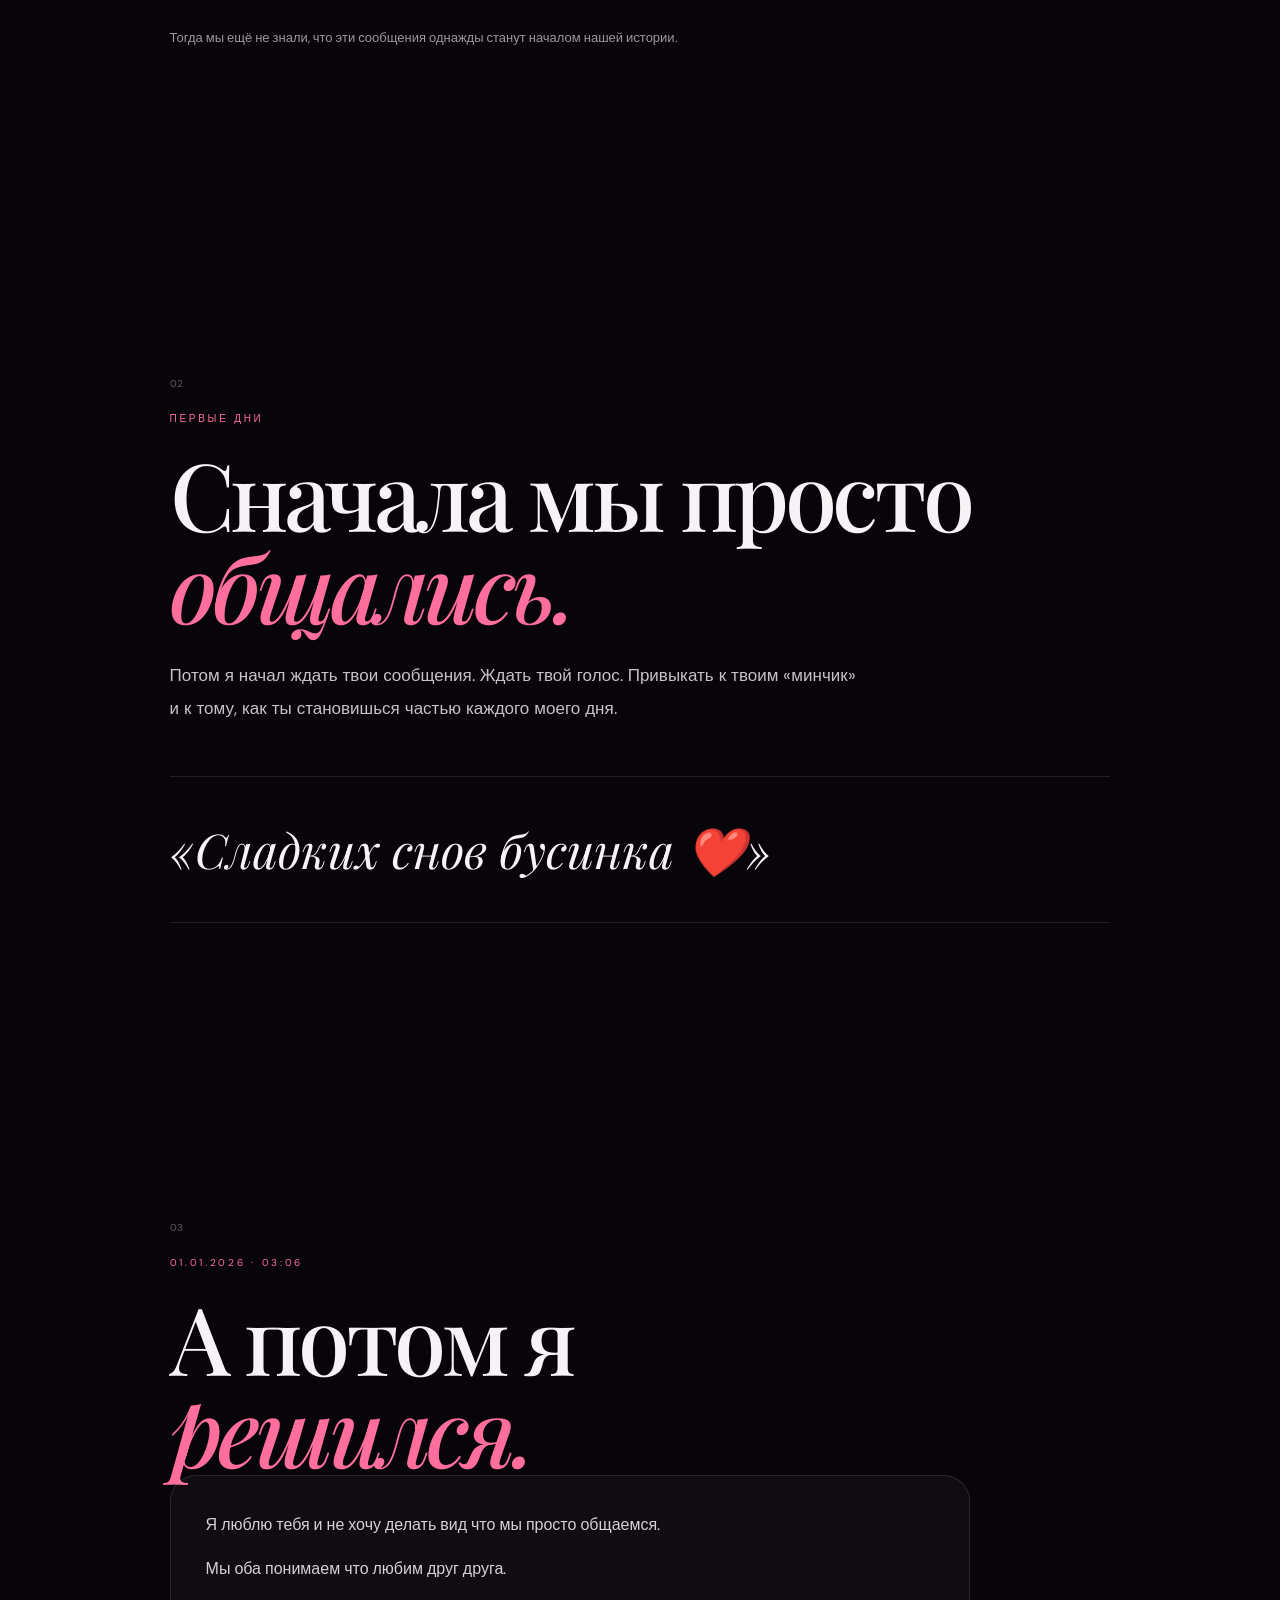
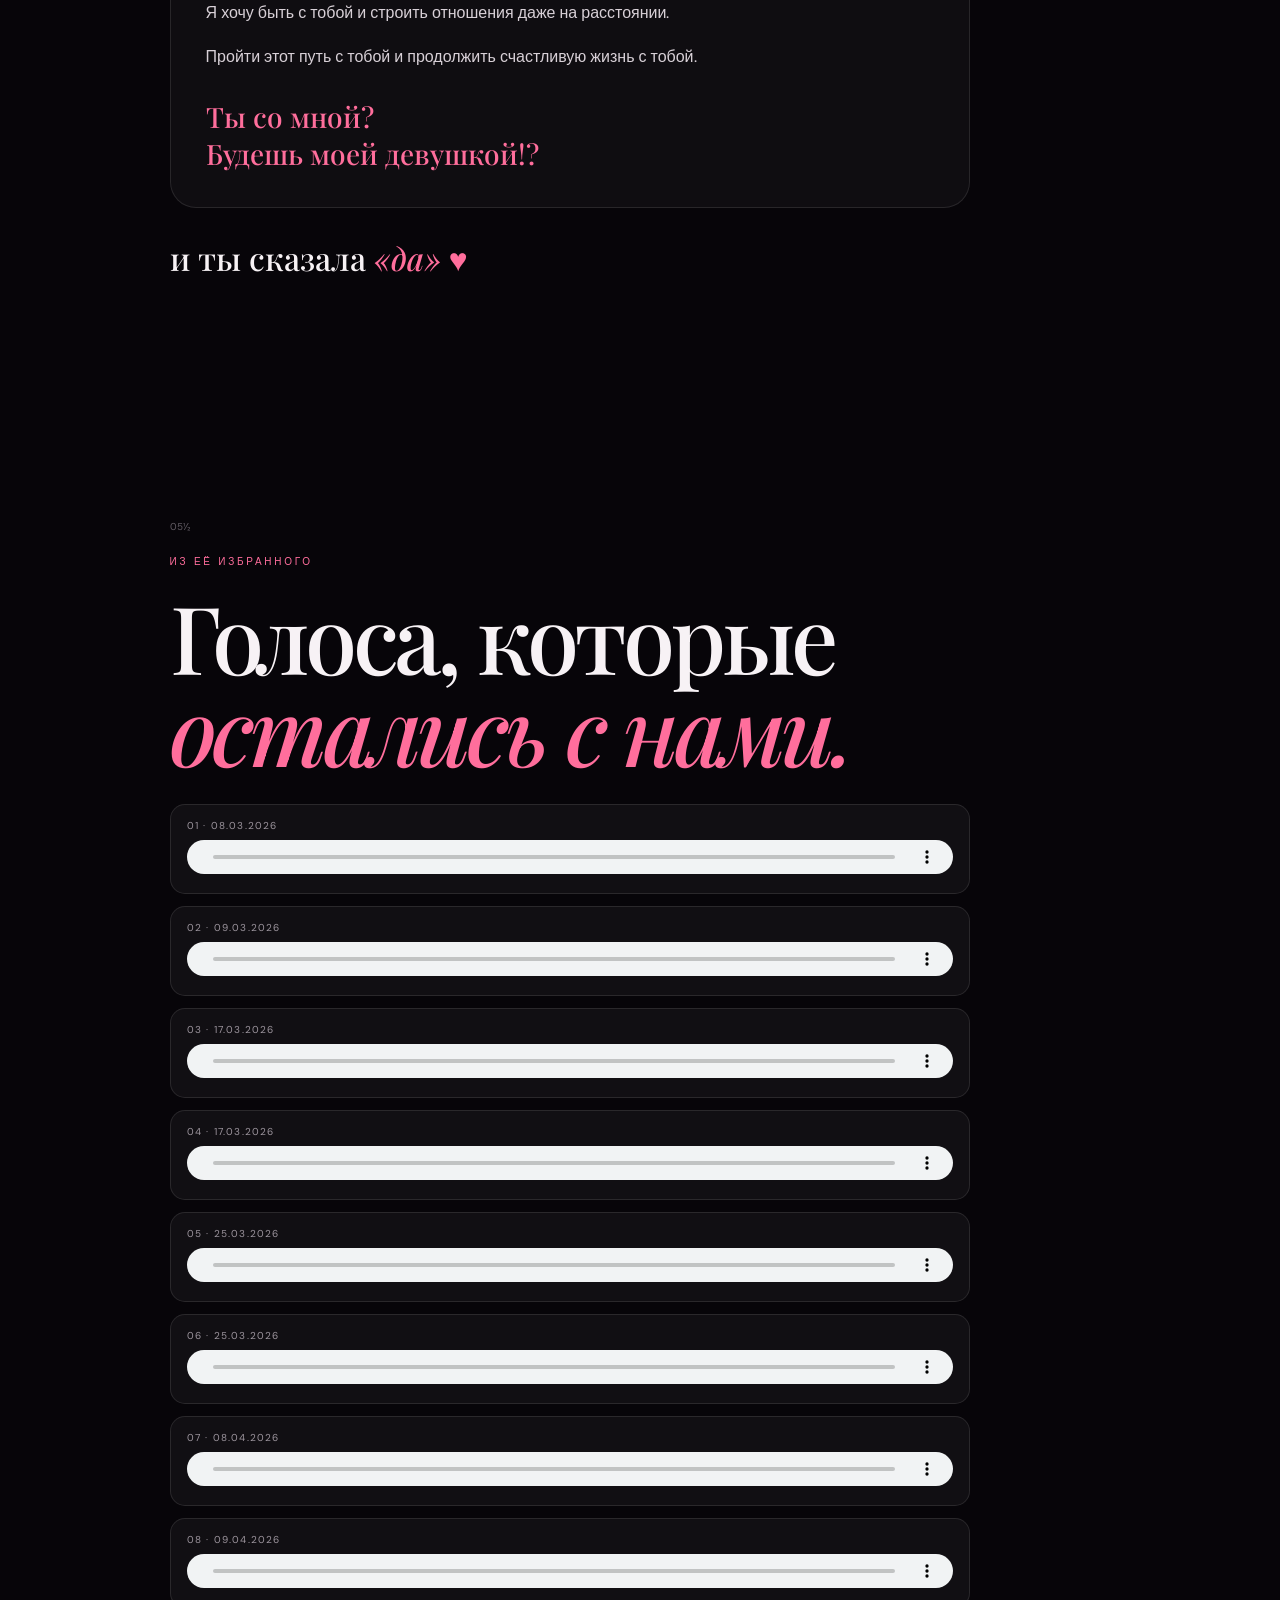
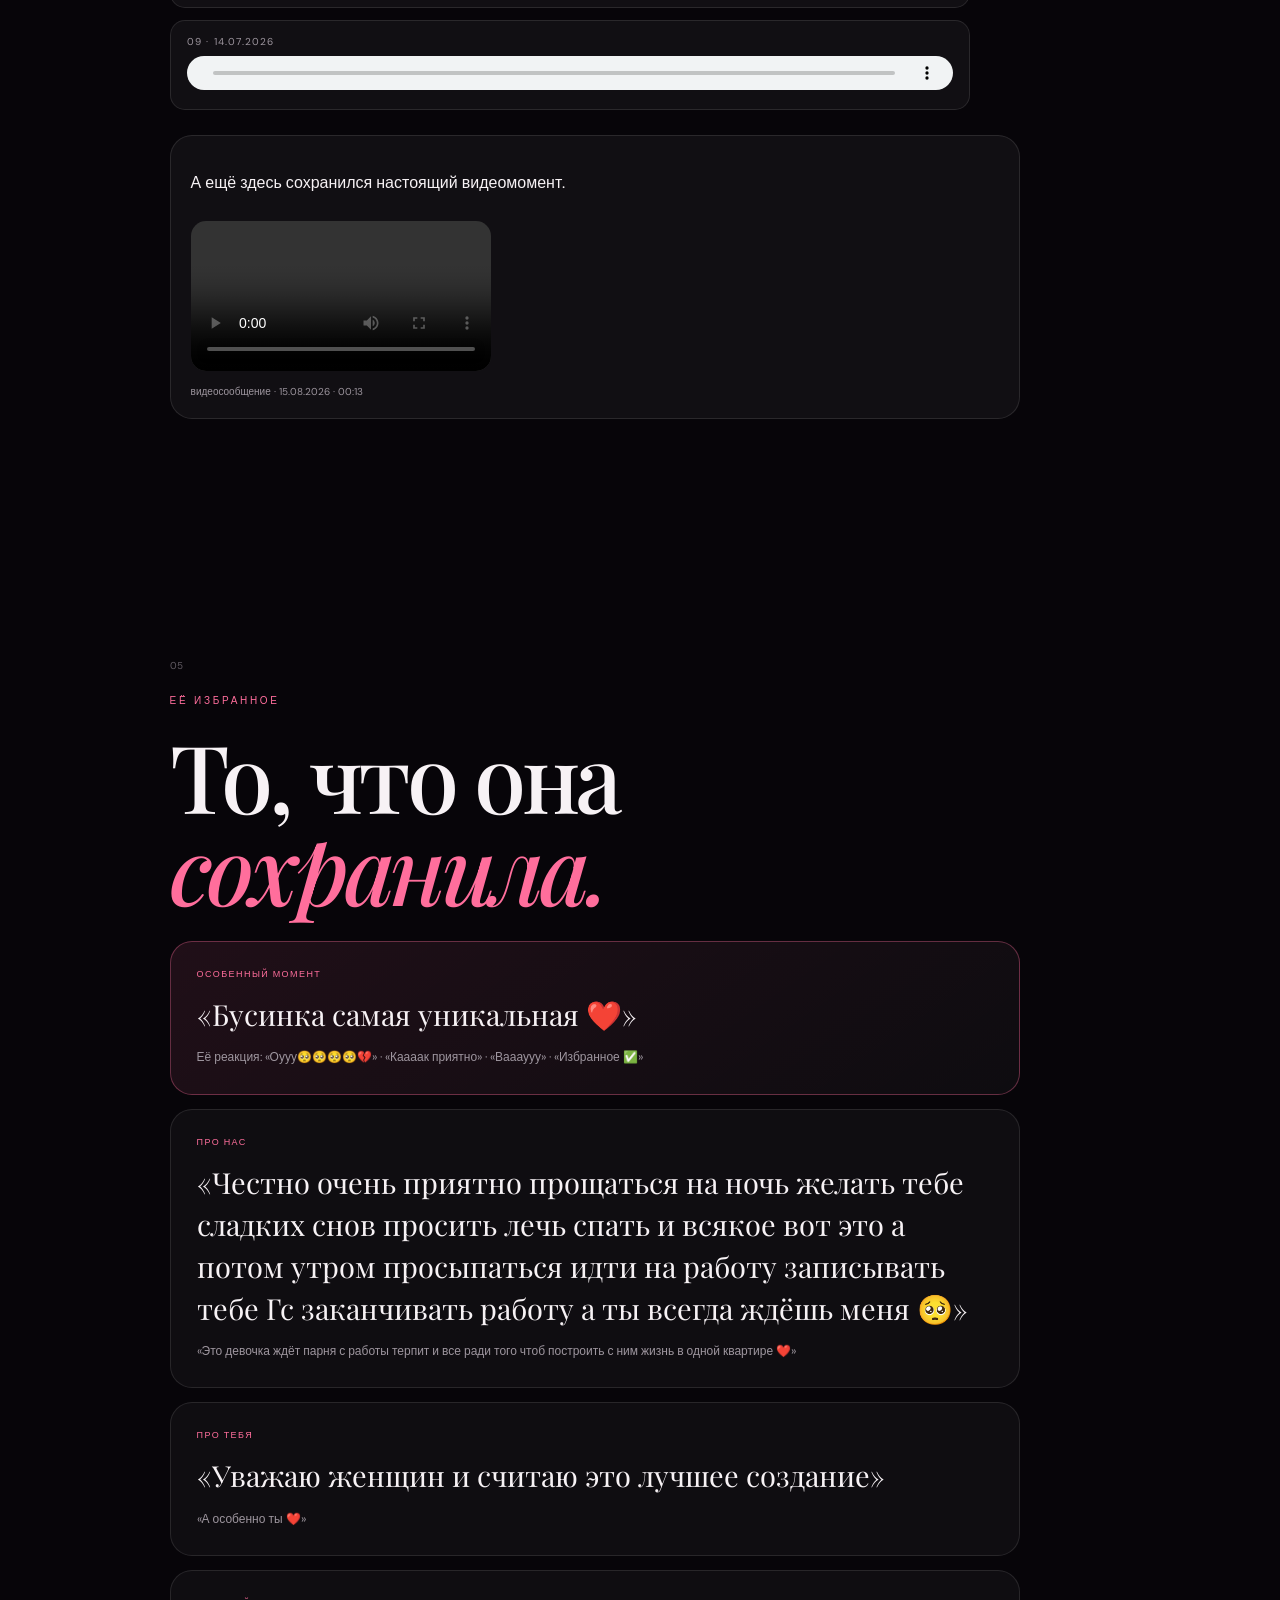
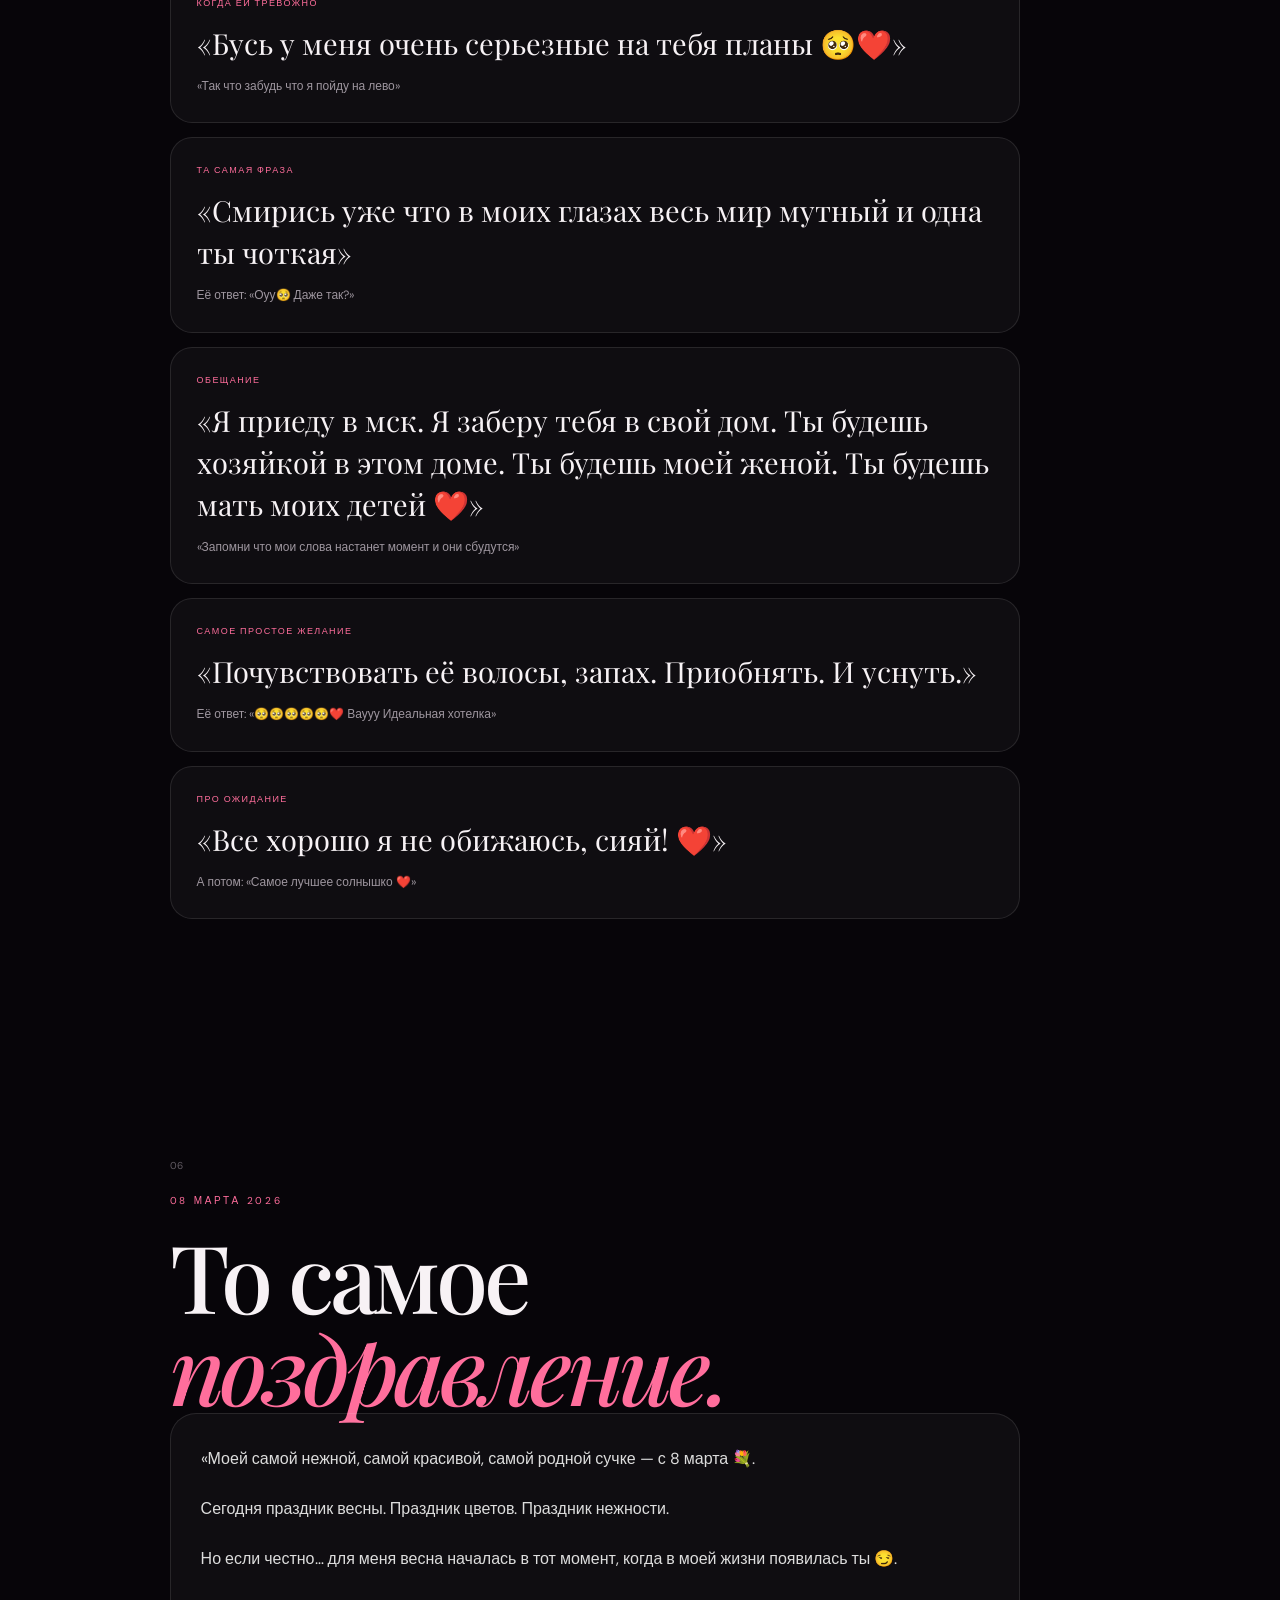
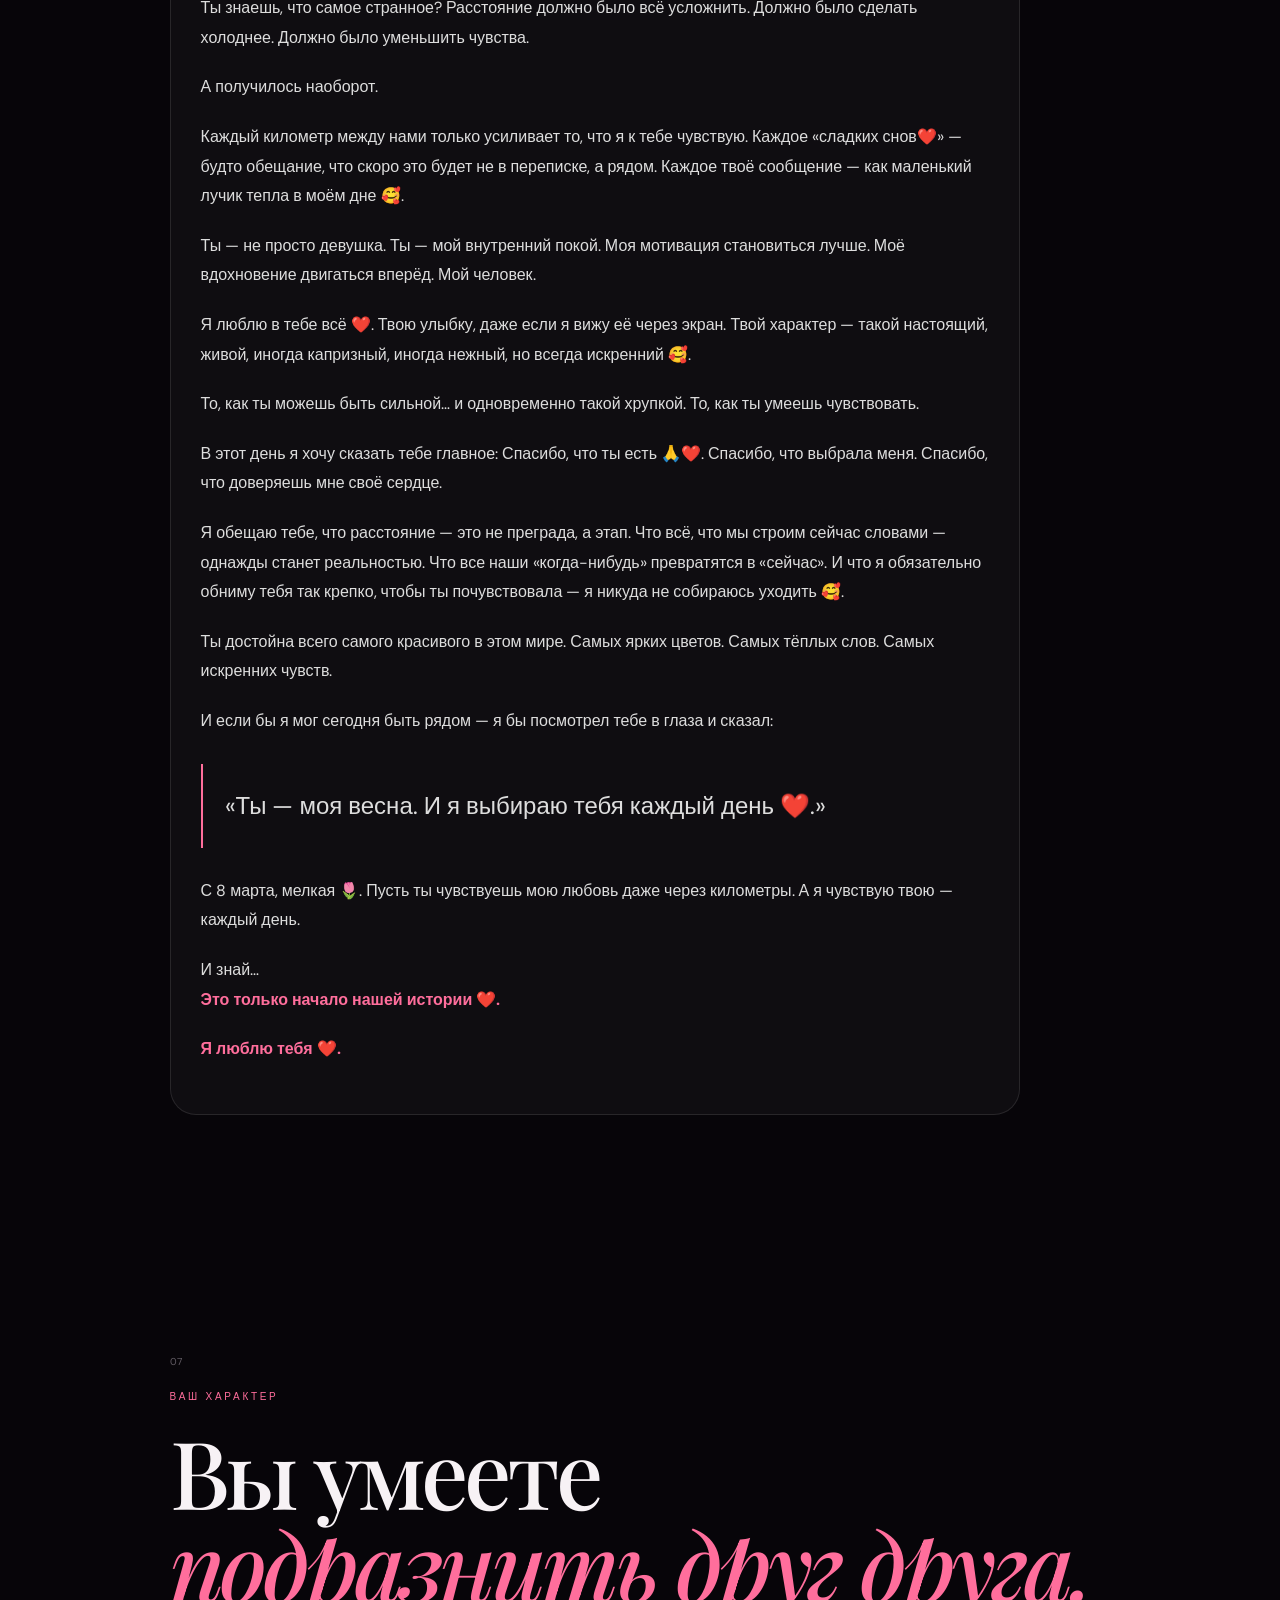
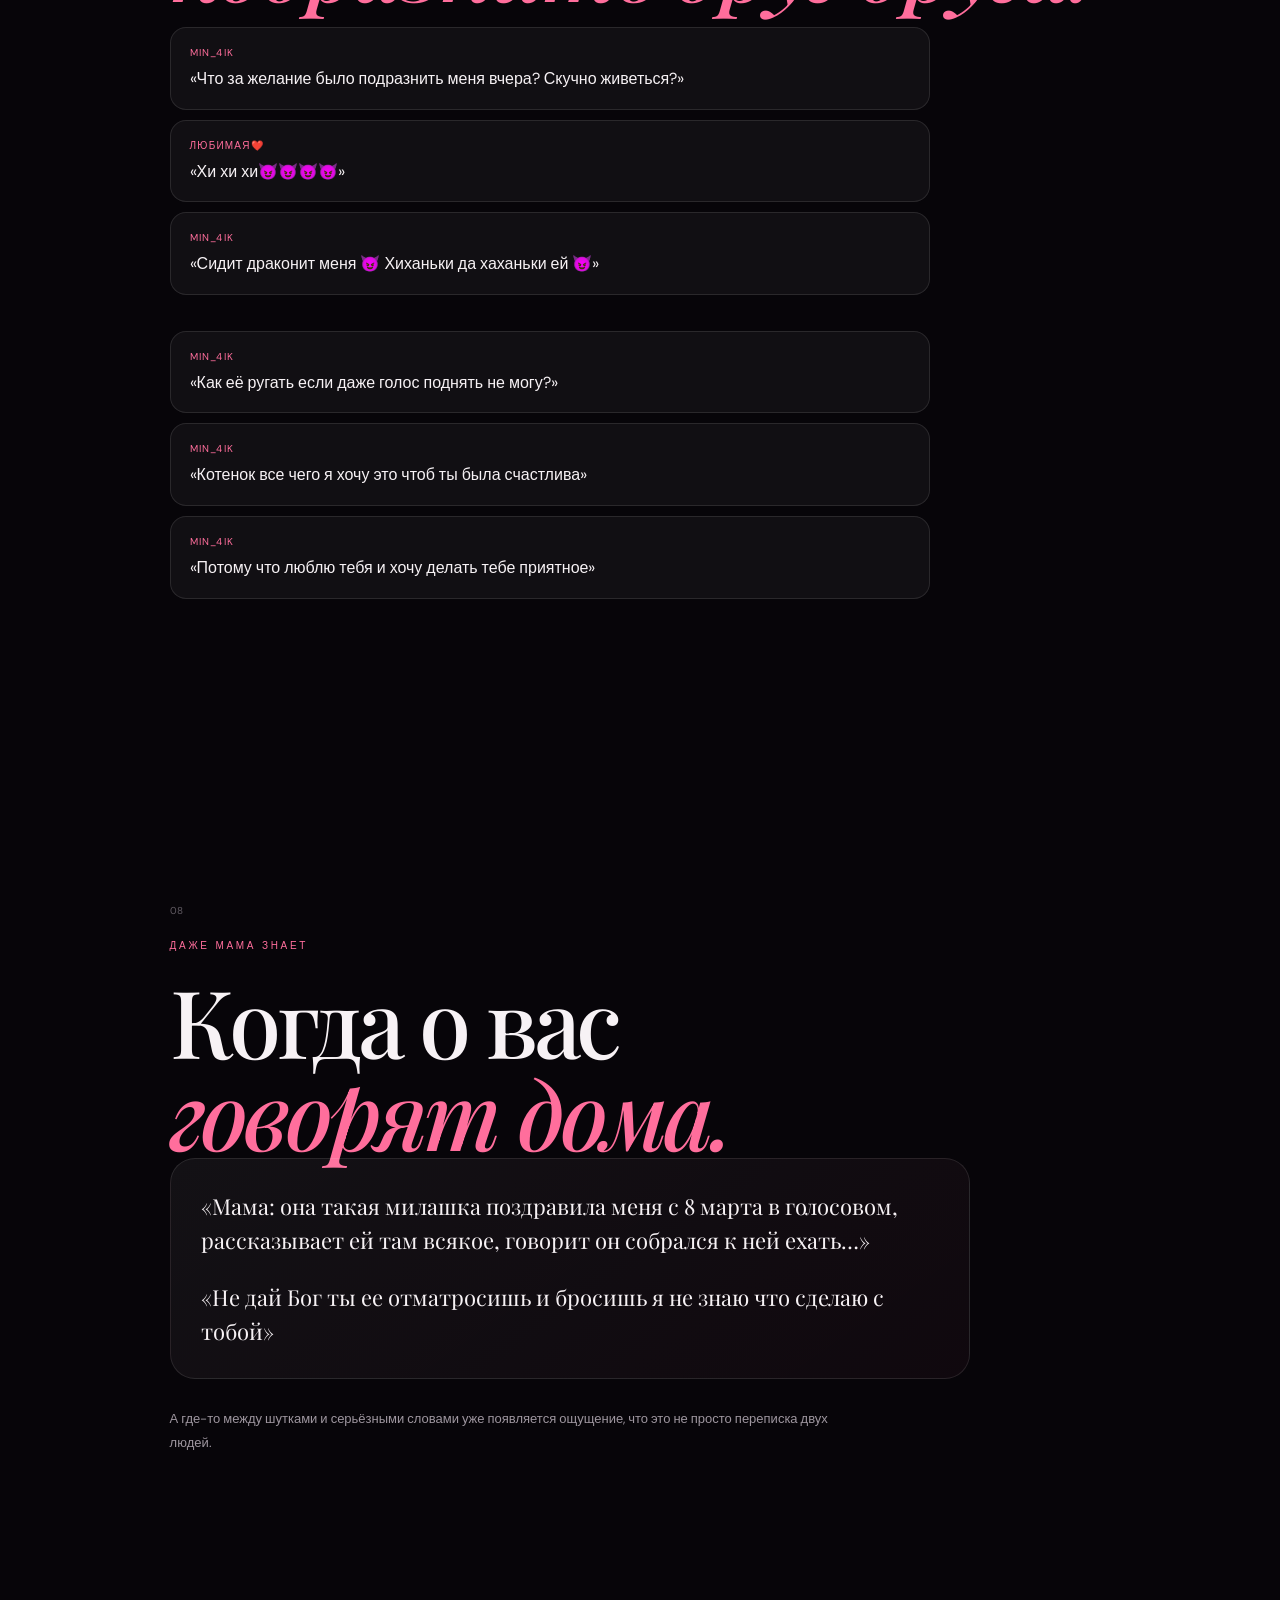
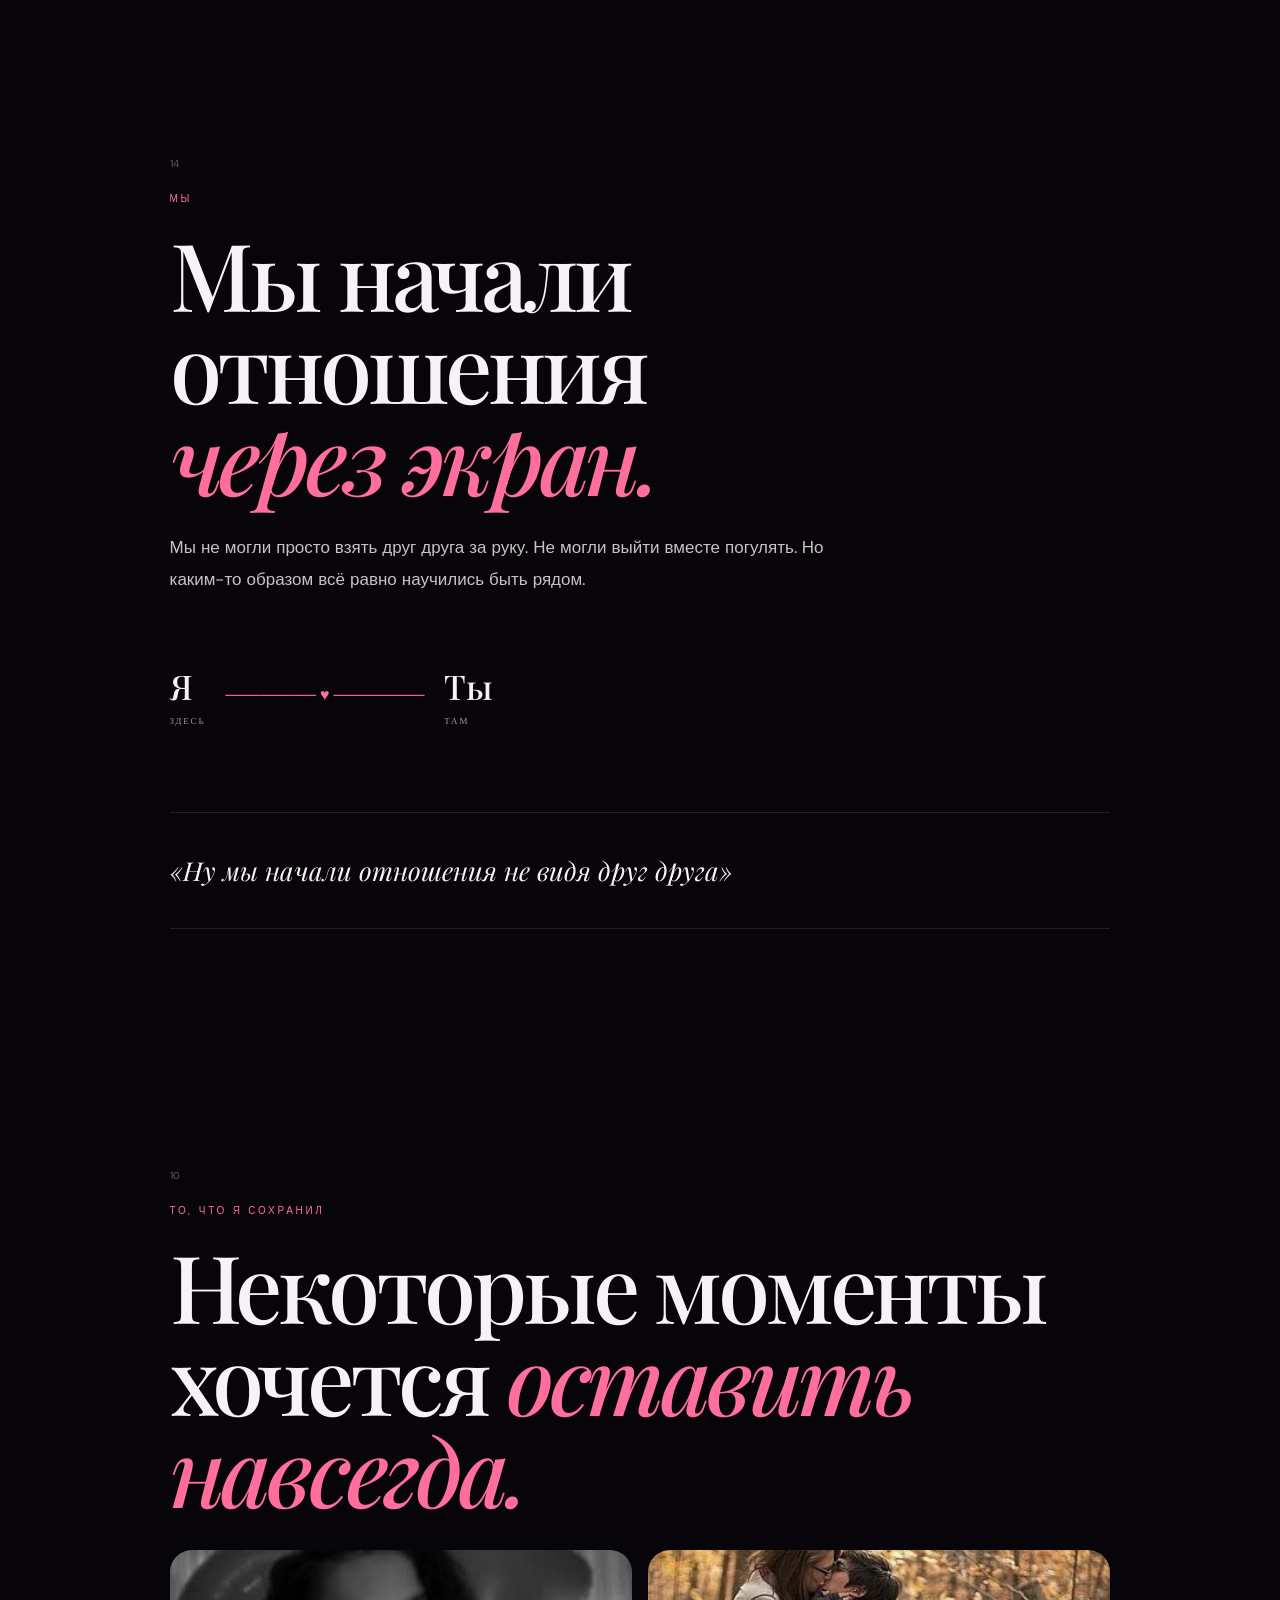
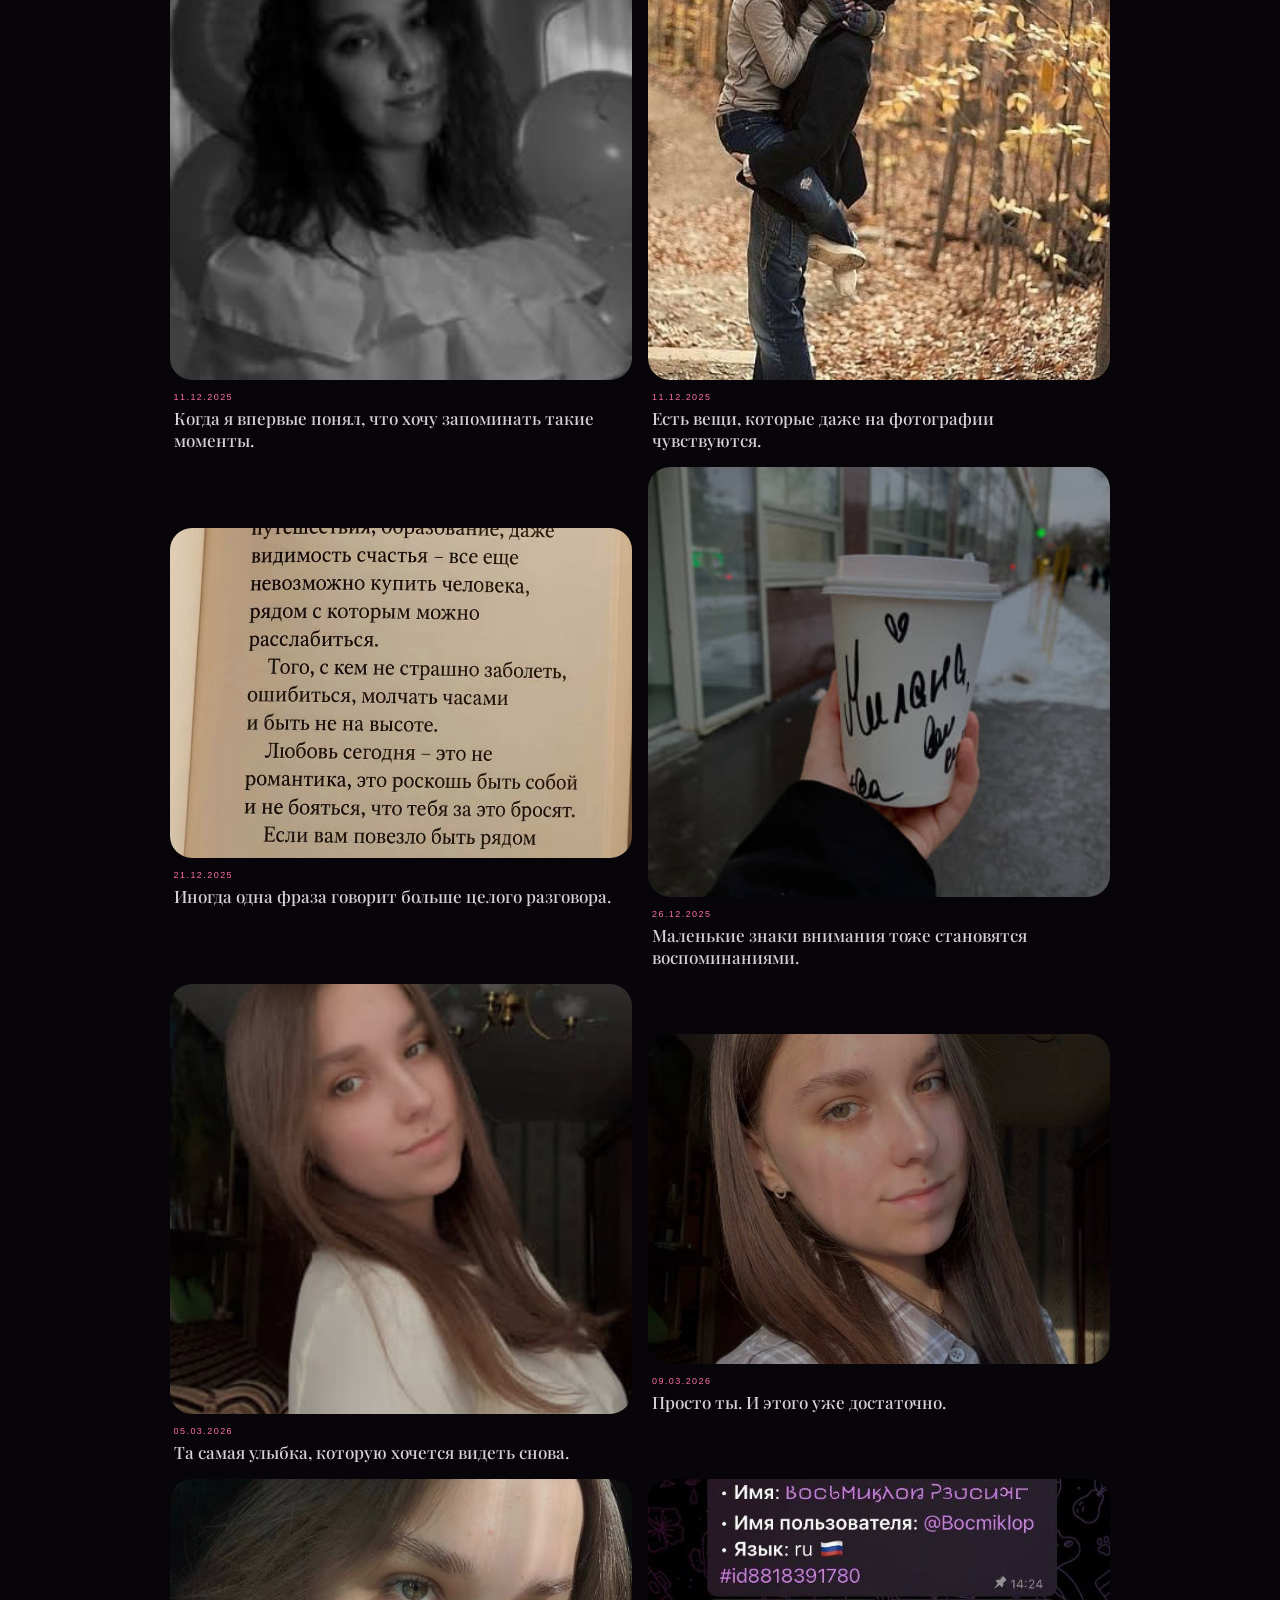
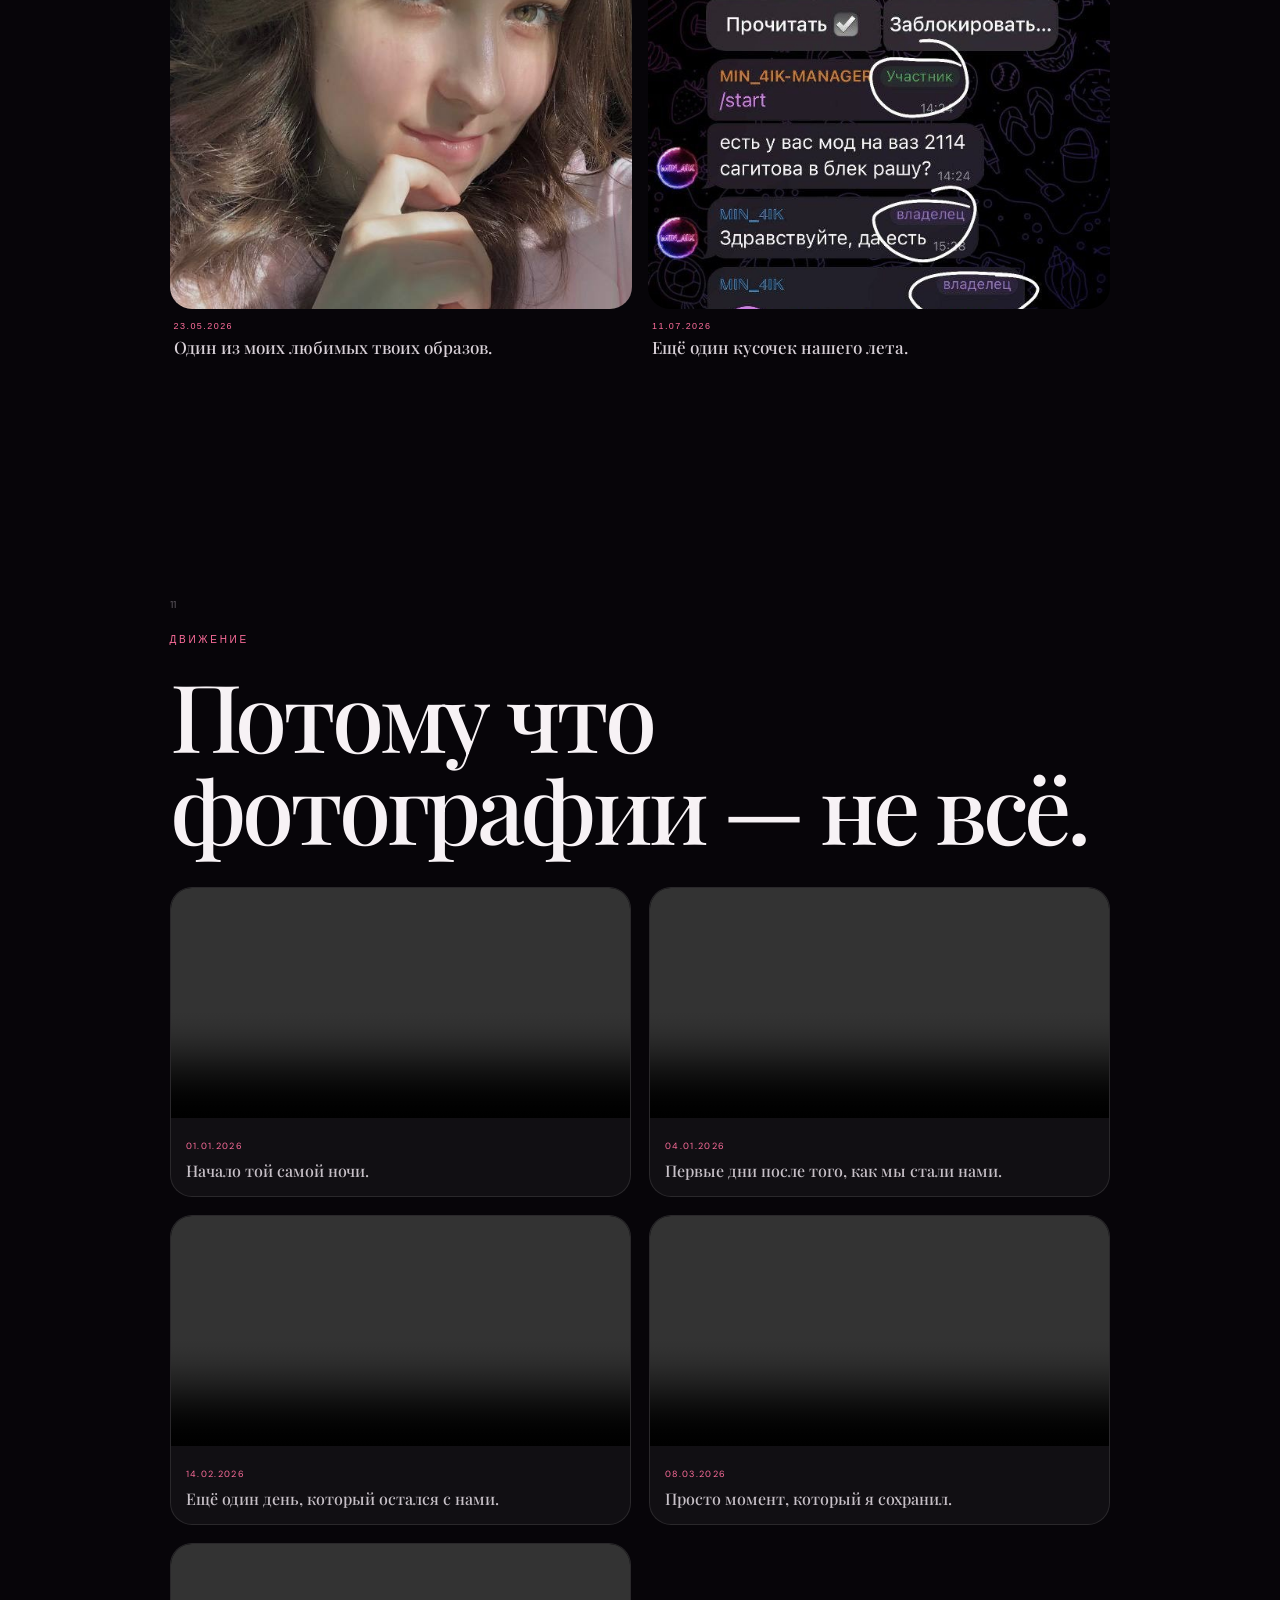
<file: index-39.html>
<!doctype html><html lang="ru"><head><meta charset="utf-8"><meta name="viewport" content="width=device-width,initial-scale=1,viewport-fit=cover"><meta name="theme-color" content="#070509"><title>Для моей бусинки · Melania</title><link rel="stylesheet" href="style.css"></head><body>
<div class="cinema-intro" id="cinemaIntro">
  <div class="intro-pulse"></div>
  <p>01 · 10 · 2026</p>
  <h1>Для моей<br><em>бусинки.</em></h1>
  <button id="enterStory">Открыть подарок <span>→</span></button>
  <small>лучше со звуком</small>
</div>
<div class="music-control" id="musicControl" aria-label="Музыка">♪</div>
<audio id="bgMusic" loop preload="none">
  <source src="assets/audio/music.mp3" type="audio/mpeg">
</audio>
<div class="loader" id="loader"><div class="loader-heart">♡</div><div>для моей бусинки</div></div>
<div class="progress"><i id="bar"></i></div><div class="stars"></div><div class="cursor-glow"></div>
<header><div class="brand">M<span>♥</span></div><button id="musicBtn" class="icon">♫</button></header>
<audio id="bgm" loop preload="none"></audio>
<main>
<section class="hero"><div class="orb"></div><p class="kicker">01 · 10 · 2026</p><h1>Милана,<br><em>это всё для тебя.</em></h1><p class="lead">Не обычное поздравление.<br>А маленький кусочек нашей истории.</p><button class="start" id="start">Открыть <span>↓</span></button><div class="hero-bottom">30.11.2025 — ∞</div></section>
<section class="section reveal" id="begin"><div class="num">01</div><p class="kicker">30 ноября 2025</p><h2>Всё началось<br>с одного <em>«привет».</em></h2><div class="story-card"><div class="date">30.11.2025</div><div class="bubble her">Ну приветик</div><div class="bubble me">Привет привет</div><div class="bubble her">Пишет тут какой-то минчик..</div></div><p class="aside">Тогда мы ещё не знали, что эти сообщения однажды станут началом нашей истории.</p></section>
<section class="section reveal"><div class="num">02</div><p class="kicker">первые дни</p><h2>Сначала мы просто<br><em>общались.</em></h2><p class="copy">Потом я начал ждать твои сообщения. Ждать твой голос. Привыкать к твоим «минчик» и к тому, как ты становишься частью каждого моего дня.</p><div class="phrase">«Сладких снов бусинка ❤️»</div></section>
<section class="section proposal reveal"><div class="num">03</div><p class="kicker">01.01.2026 · 03:06</p><h2>А потом я<br><em>решился.</em></h2><div class="letter"><span>Я люблю тебя и не хочу делать вид что мы просто общаемся.</span><span>Мы оба понимаем что любим друг друга.</span><span>Я хочу быть с тобой и строить отношения даже на расстоянии.</span><span>Пройти этот путь с тобой и продолжить счастливую жизнь с тобой.</span><strong>Ты со мной?<br>Будешь моей девушкой!?</strong></div><div class="yes">и ты сказала <em>«да»</em> <span>♥</span></div></section>


<section class="section favorite-media reveal">
  <div class="num">05½</div>
  <p class="kicker">из её избранного</p>
  <h2>Голоса, которые<br><em>остались с нами.</em></h2>
  <div class="audio-list">
    <div class="audio-item"><span>01 · 08.03.2026</span><audio controls src="assets/voice/audio_1@30-08-2026_13-32-04.ogg"></audio></div>
    <div class="audio-item"><span>02 · 09.03.2026</span><audio controls src="assets/voice/audio_2@30-08-2026_13-32-04.ogg"></audio></div>
    <div class="audio-item"><span>03 · 17.03.2026</span><audio controls src="assets/voice/audio_3@30-08-2026_13-32-04.ogg"></audio></div>
    <div class="audio-item"><span>04 · 17.03.2026</span><audio controls src="assets/voice/audio_4@30-08-2026_13-32-04.ogg"></audio></div>
    <div class="audio-item"><span>05 · 25.03.2026</span><audio controls src="assets/voice/audio_5@30-08-2026_13-32-04.ogg"></audio></div>
    <div class="audio-item"><span>06 · 25.03.2026</span><audio controls src="assets/voice/audio_6@30-08-2026_13-32-04.ogg"></audio></div>
    <div class="audio-item"><span>07 · 08.04.2026</span><audio controls src="assets/voice/audio_7@30-08-2026_13-32-04.ogg"></audio></div>
    <div class="audio-item"><span>08 · 09.04.2026</span><audio controls src="assets/voice/audio_8@30-08-2026_13-32-04.ogg"></audio></div>
    <div class="audio-item"><span>09 · 14.07.2026</span><audio controls src="assets/voice/audio_9@30-08-2026_13-32-04.ogg"></audio></div>
  </div>
  <div class="round-card">
    <p>А ещё здесь сохранился настоящий видеомомент.</p>
    <video controls playsinline preload="metadata" src="assets/rounds/file_1@30-08-2026_13-32-04.mp4"></video>
    <small>видеосообщение · 15.08.2026 · 00:13</small>
  </div>
</section>

<section class="section favorites reveal" id="favorites">
  <div class="num">05</div>
  <p class="kicker">её избранное</p>
  <h2>То, что она<br><em>сохранила.</em></h2>

  <div class="favorite-stack">
    <article class="fav featured">
      <small>особенный момент</small>
      <p>«Бусинка самая уникальная ❤️»</p>
      <span>Её реакция: «Оууу🥺🥺🥺🥺💔» · «Каааак приятно» · «Ваааууу» · «Избранное ✅»</span>
    </article>

    <article class="fav">
      <small>про нас</small>
      <p>«Честно очень приятно прощаться на ночь желать тебе сладких снов просить лечь спать и всякое вот это а потом утром просыпаться идти на работу записывать тебе Гс заканчивать работу а ты всегда ждёшь меня 🥺»</p>
      <span>«Это девочка ждёт парня с работы терпит и все ради того чтоб построить с ним жизнь в одной квартире ❤️»</span>
    </article>

    <article class="fav">
      <small>про тебя</small>
      <p>«Уважаю женщин и считаю это лучшее создание»</p>
      <span>«А особенно ты ❤️»</span>
    </article>

    <article class="fav">
      <small>когда ей тревожно</small>
      <p>«Бусь у меня очень серьезные на тебя планы 🥺❤️»</p>
      <span>«Так что забудь что я пойду на лево»</span>
    </article>

    <article class="fav">
      <small>та самая фраза</small>
      <p>«Смирись уже что в моих глазах весь мир мутный и одна ты чоткая»</p>
      <span>Её ответ: «Оуу🥺 Даже так?»</span>
    </article>

    <article class="fav">
      <small>обещание</small>
      <p>«Я приеду в мск. Я заберу тебя в свой дом. Ты будешь хозяйкой в этом доме. Ты будешь моей женой. Ты будешь мать моих детей ❤️»</p>
      <span>«Запомни что мои слова настанет момент и они сбудутся»</span>
    </article>

    <article class="fav">
      <small>самое простое желание</small>
      <p>«Почувствовать её волосы, запах. Приобнять. И уснуть.»</p>
      <span>Её ответ: «🥺🥺🥺🥺🥺❤️ Ваууу Идеальная хотелка»</span>
    </article>

    <article class="fav">
      <small>про ожидание</small>
      <p>«Все хорошо я не обижаюсь, сияй! ❤️»</p>
      <span>А потом: «Самое лучшее солнышко ❤️»</span>
    </article>
  </div>
</section>

<section class="section march-letter reveal">
  <div class="num">06</div>
  <p class="kicker">08 марта 2026</p>
  <h2>То самое<br><em>поздравление.</em></h2>
  <div class="long-letter">
    <p>«Моей самой нежной, самой красивой, самой родной сучке — с 8 марта 💐.</p>
    <p>Сегодня праздник весны. Праздник цветов. Праздник нежности.</p>
    <p>Но если честно… для меня весна началась в тот момент, когда в моей жизни появилась ты 😏.</p>
    <p>Ты знаешь, что самое странное? Расстояние должно было всё усложнить. Должно было сделать холоднее. Должно было уменьшить чувства.</p>
    <p>А получилось наоборот.</p>
    <p>Каждый километр между нами только усиливает то, что я к тебе чувствую. Каждое «сладких снов❤️» — будто обещание, что скоро это будет не в переписке, а рядом. Каждое твоё сообщение — как маленький лучик тепла в моём дне 🥰.</p>
    <p>Ты — не просто девушка. Ты — мой внутренний покой. Моя мотивация становиться лучше. Моё вдохновение двигаться вперёд. Мой человек.</p>
    <p>Я люблю в тебе всё ❤️. Твою улыбку, даже если я вижу её через экран. Твой характер — такой настоящий, живой, иногда капризный, иногда нежный, но всегда искренний 🥰.</p>
    <p>То, как ты можешь быть сильной… и одновременно такой хрупкой. То, как ты умеешь чувствовать.</p>
    <p>В этот день я хочу сказать тебе главное: Спасибо, что ты есть 🙏❤️. Спасибо, что выбрала меня. Спасибо, что доверяешь мне своё сердце.</p>
    <p>Я обещаю тебе, что расстояние — это не преграда, а этап. Что всё, что мы строим сейчас словами — однажды станет реальностью. Что все наши «когда-нибудь» превратятся в «сейчас». И что я обязательно обниму тебя так крепко, чтобы ты почувствовала — я никуда не собираюсь уходить 🥰.</p>
    <p>Ты достойна всего самого красивого в этом мире. Самых ярких цветов. Самых тёплых слов. Самых искренних чувств.</p>
    <p>И если бы я мог сегодня быть рядом — я бы посмотрел тебе в глаза и сказал:</p>
    <blockquote>«Ты — моя весна. И я выбираю тебя каждый день ❤️.»</blockquote>
    <p>С 8 марта, мелкая 🌷. Пусть ты чувствуешь мою любовь даже через километры. А я чувствую твою — каждый день.</p>
    <p>И знай…<br><strong>Это только начало нашей истории ❤️.</strong></p>
    <p><strong>Я люблю тебя ❤️.</strong></p>
  </div>
</section>

<section class="section little-things reveal">
  <div class="num">07</div>
  <p class="kicker">ваш характер</p>
  <h2>Вы умеете<br><em>подразнить друг друга.</em></h2>
  <div class="banter">
    <div><span>MIN_4IK</span>«Что за желание было подразнить меня вчера? Скучно живеться?»</div>
    <div><span>Любимая❤️</span>«Хи хи хи😈😈😈😈»</div>
    <div><span>MIN_4IK</span>«Сидит драконит меня 😈 Хиханьки да хаханьки ей 😈»</div>
  </div>
  <div class="banter">
    <div><span>MIN_4IK</span>«Как её ругать если даже голос поднять не могу?»</div>
    <div><span>MIN_4IK</span>«Котенок все чего я хочу это чтоб ты была счастлива»</div>
    <div><span>MIN_4IK</span>«Потому что люблю тебя и хочу делать тебе приятное»</div>
  </div>
</section>

<section class="section mama reveal">
  <div class="num">08</div>
  <p class="kicker">даже мама знает</p>
  <h2>Когда о вас<br><em>говорят дома.</em></h2>
  <div class="mama-card">
    <p>«Мама: она такая милашка поздравила меня с 8 марта в голосовом, рассказывает ей там всякое, говорит он собрался к ней ехать…»</p>
    <p>«Не дай Бог ты ее отматросишь и бросишь я не знаю что сделаю с тобой»</p>
  </div>
  <p class="aside">А где-то между шутками и серьёзными словами уже появляется ощущение, что это не просто переписка двух людей.</p>
</section>

<section class="section reveal"><div class="num">14</div><p class="kicker">мы</p><h2>Мы начали отношения<br><em>через экран.</em></h2><p class="copy">Мы не могли просто взять друг друга за руку. Не могли выйти вместе погулять. Но каким-то образом всё равно научились быть рядом.</p><div class="distance"><div>Я<small>здесь</small></div><span>──────── ♥ ────────</span><div>Ты<small>там</small></div></div><div class="phrase small">«Ну мы начали отношения не видя друг друга»</div></section>
<section class="section gallery-section reveal"><div class="num">10</div><p class="kicker">то, что я сохранил</p><h2>Некоторые моменты<br>хочется <em>оставить навсегда.</em></h2><div class="gallery"><button class="photo" data-full="assets/photos/photo_113@11-12-2025_15-07-42_thumb.jpg"><img src="assets/photos/photo_113@11-12-2025_15-07-42_thumb.jpg" alt="Момент 11.12.2025" loading="lazy"><span>11.12.2025</span><b>Когда я впервые понял, что хочу запоминать такие моменты.</b></button>
<button class="photo" data-full="assets/photos/photo_115@11-12-2025_23-48-10.jpg"><img src="assets/photos/photo_115@11-12-2025_23-48-10.jpg" alt="Момент 11.12.2025" loading="lazy"><span>11.12.2025</span><b>Есть вещи, которые даже на фотографии чувствуются.</b></button>
<button class="photo" data-full="assets/photos/photo_175@21-12-2025_19-09-11.jpg"><img src="assets/photos/photo_175@21-12-2025_19-09-11.jpg" alt="Момент 21.12.2025" loading="lazy"><span>21.12.2025</span><b>Иногда одна фраза говорит больше целого разговора.</b></button>
<button class="photo" data-full="assets/photos/photo_186@26-12-2025_12-45-08_thumb.jpg"><img src="assets/photos/photo_186@26-12-2025_12-45-08_thumb.jpg" alt="Момент 26.12.2025" loading="lazy"><span>26.12.2025</span><b>Маленькие знаки внимания тоже становятся воспоминаниями.</b></button>
<button class="photo" data-full="assets/photos/photo_896@05-03-2026_22-03-39_thumb.jpg"><img src="assets/photos/photo_896@05-03-2026_22-03-39_thumb.jpg" alt="Момент 05.03.2026" loading="lazy"><span>05.03.2026</span><b>Та самая улыбка, которую хочется видеть снова.</b></button>
<button class="photo" data-full="assets/photos/photo_975@09-03-2026_13-31-08.jpg"><img src="assets/photos/photo_975@09-03-2026_13-31-08.jpg" alt="Момент 09.03.2026" loading="lazy"><span>09.03.2026</span><b>Просто ты. И этого уже достаточно.</b></button>
<button class="photo" data-full="assets/photos/photo_1866@23-05-2026_20-41-56.jpg"><img src="assets/photos/photo_1866@23-05-2026_20-41-56.jpg" alt="Момент 23.05.2026" loading="lazy"><span>23.05.2026</span><b>Один из моих любимых твоих образов.</b></button>
<button class="photo" data-full="assets/photos/photo_2122@11-07-2026_08-14-58.jpg"><img src="assets/photos/photo_2122@11-07-2026_08-14-58.jpg" alt="Момент 11.07.2026" loading="lazy"><span>11.07.2026</span><b>Ещё один кусочек нашего лета.</b></button></div></section>
<section class="section videos-section reveal"><div class="num">11</div><p class="kicker">движение</p><h2>Потому что<br>фотографии — не всё.</h2><div class="videos"><article class="vcard"><video controls playsinline preload="metadata" src="assets/videos/file_30@01-01-2026_02-04-51.mp4"></video><div><small>01.01.2026</small><p>Начало той самой ночи.</p></div></article>
<article class="vcard"><video controls playsinline preload="metadata" src="assets/videos/file_48@04-01-2026_12-14-31.mp4"></video><div><small>04.01.2026</small><p>Первые дни после того, как мы стали нами.</p></div></article>
<article class="vcard"><video controls playsinline preload="metadata" src="assets/videos/file_114@14-02-2026_23-16-42.mp4"></video><div><small>14.02.2026</small><p>Ещё один день, который остался с нами.</p></div></article>
<article class="vcard"><video controls playsinline preload="metadata" src="assets/videos/file_197@08-03-2026_23-33-36.mp4"></video><div><small>08.03.2026</small><p>Просто момент, который я сохранил.</p></div></article>
<article class="vcard"><video controls playsinline preload="metadata" src="assets/videos/file_481@06-06-2026_22-13-32.mp4"></video><div><small>06.06.2026</small><p>Ещё одна маленькая глава.</p></div></article></div></section>
<section class="section reveal"><div class="num">12</div><p class="kicker">01 июня 2026</p><h2>Пять месяцев вместе.<br>Шесть — <em>с момента знакомства.</em></h2><div class="quote">«Спасибо, что появился в моей жизни.»</div><p class="copy">А я хочу сказать тебе то же самое, только от себя:</p><button class="secret-trigger" id="secretTrigger" aria-label="секрет">·</button><div class="signature">Спасибо, что появилась в моей жизни, бусинка.</div></section>
<section class="section reveal"><div class="num">13</div><p class="kicker">о тебе</p><h2>Мне не нужны<br><em>сто причин.</em></h2><div class="reasons"><div>Твой голос</div><div>Твои сообщения</div><div>Наши ночи</div><div>Твои шутки</div><div>Твоя забота</div><div>То, как ты остаёшься рядом</div></div><div class="last-reason">∞<p>Потому что ты — моя бусинка.</p></div></section>
<section class="section future reveal"><div class="num">09</div><p class="kicker">следующая глава</p><h2>Декабрь 2026</h2><p class="copy">Точная дата пока неизвестна. Но сама мысль уже существует:</p><div class="future-card"><small>когда экран между нами больше не понадобится</small><strong>Я приеду.</strong><small>И впервые мы продолжим нашу историю не в чате.</small></div></section>

<section class="section pinned-section reveal" id="pinned">
  <div class="num">09</div>
  <p class="kicker">закреплённое</p>
  <h2>То, что мы<br><em>решили оставить.</em></h2>

  <div class="pin-timeline">
    <article class="pin-card">
      <div class="pin-date">03.12.2025 · самое начало</div>
      <p>«Я как вот эту фразу вижу уже внутри всё застывает💔😍😍😍»</p>
      <span>А через несколько часов уже появилось: «Та самая Милана зависима от моих гс».</span>
    </article>

    <article class="pin-card">
      <div class="pin-date">08.12.2025 · первые дни</div>
      <p>«Котенок❤️»</p>
      <span>На фоне разговора о будущем и о том, останется ли человек рядом в трудный момент.</span>
    </article>

    <article class="pin-card">
      <div class="pin-date">13.01.2026 · ночь</div>
      <p>«Самый прекрасный мужчина на свете»</p>
      <span>И сразу после этого — обычное ваше «А ты когда спать???».</span>
    </article>

    <article class="pin-card">
      <div class="pin-date">21.01.2026</div>
      <p>«Мой мужчина»</p>
      <span>А несколькими минутами раньше: «Твой❤️». Иногда одна короткая фраза говорит больше длинного текста.</span>
    </article>

    <article class="pin-card">
      <div class="pin-date">21.01.2026 · 23:13</div>
      <p>«Умоляю самый лучший самый прекрасный человек на свете🙏🏻»</p>
      <span>В тот момент вы даже обсуждали будильник и то, чтобы проснуться одновременно.</span>
    </article>

    <article class="pin-card">
      <div class="pin-date">22.01.2026 · утро</div>
      <p>«Люблю тебя моё солнышко, моя любовь, котёнок, моя жизнь🥺🥺🥺❤️❤️❤️»</p>
      <span>До этого вы говорили о том, что нужно прощать друг друга.</span>
    </article>

    <article class="pin-card">
      <div class="pin-date">31.01.2026</div>
      <p>«Ты та любовь, о которой я всегда мечтала❤️🥺»</p>
      <span>Перед этим ты написал: «С тобой мне жить а с ними ничего кроме общения».</span>
    </article>

    <article class="pin-card">
      <div class="pin-date">07.02.2026</div>
      <p>«Тебя рядом стоящую держа меня за руку маленькую, миленькую, любименькую, девочку которая смотрит на меня и у неё глаза просто сияют от радости, любви, ласки 🥺🥺🥺🥺🥺💔»</p>
      <span>Это уже не просто «хочу встретиться» — здесь она представляла вас рядом.</span>
    </article>

    <article class="pin-card">
      <div class="pin-date">08.02.2026</div>
      <p>«Я помню как на второй день общения ты пропал на весь день не отвечал и я тогда так переживала»</p>
      <span>Так выглядит момент, когда человек уже успел стать важным.</span>
    </article>

    <article class="pin-card">
      <div class="pin-date">12.02.2026 · наша вселенная</div>
      <p>«01.12.2025 — дата знакомства<br>01.01.2026 — дата начало отношений<br>01.10.2007 — мой др<br>26.11.2007 — твой др»</p>
      <span>А следом ты написал целую «Историю создания нашего мира» — с первой встречей, первым поцелуем и будущей семьёй.</span>
    </article>

    <article class="pin-card">
      <div class="pin-date">23.02.2026</div>
      <p>«Я выбрала тебя.❤️»</p>
      <span>И рядом — её большое поздравление с 23 февраля и 23 причины, почему она тобой гордится.</span>
    </article>

    <article class="pin-card">
      <div class="pin-date">28.02.2026</div>
      <p>«Я всегда буду рядом и мне абсолютно все равно что ты имеешь что не имеешь мне важно человеческое нормальное отношение ко мне❤️»</p>
      <span>А через секунды: «И знаю что ты 100% добьешься всего».</span>
    </article>

    <article class="pin-card">
      <div class="pin-date">05.03.2026</div>
      <p>«Я правда искренне считаю тебя самым лучшим, красивым, с красивым телом, с красивым необычным голосом и меня блин тянет к тебе как к магниту от которого не возможно отклеится»</p>
      <span>И следом она оставила 12 причин, почему рядом с тобой ей спокойно, почему ты для неё опора и почему она гордится тем, что ты её мужчина.</span>
    </article>

    <article class="pin-card">
      <div class="pin-date">06.03.2026</div>
      <p>«И это блять нахуй мой мужчина!!!!🥵🥵🥵»</p>
      <span>А через минуту — «Вот так то лучше🥰». Ваш характер тоже часть истории.</span>
    </article>

    <article class="pin-card featured">
      <div class="pin-date">08.03.2026</div>
      <p>«Я верю в тебя❤️»</p>
      <span>Одна из самых простых и сильных фраз в архиве.</span>
    </article>

    <article class="pin-card">
      <div class="pin-date">22.03.2026</div>
      <p>«Я пипец как люблю этого мужчину и пипец как дорожу и горжусь и он для меня самый лучший был и будет всегда»</p>
      <span>Именно это сообщение тоже было закреплено.</span>
    </article>

    <article class="pin-card">
      <div class="pin-date">05.08.2026</div>
      <p>«Июнь, июль, август — 3 месяца лета… Декабрь, январь, февраль — зима…»</p>
      <span>А значит, даже обычный календарь у вас превратился в ожидание следующей главы.</span>
    </article>

    <article class="pin-card featured">
      <div class="pin-date">10.08.2026</div>
      <p>«Я пипеееец как сильно люблю тебя и так же сильно хочу построить с тобой счастливую, крепкую семью🥺🤩🤩»</p>
      <span>А перед этим: «Ну я тоже выбрала себе мужика не промах😎».</span>
    </article>
  </div>

  <div class="mini-title">Ещё несколько фраз, которые она оставила</div>
  <div class="quote-grid">
    <div>«Самый любимый, солнышко, котёнок, муж»</div>
    <div>«Я верю в тебя❤️»</div>
    <div>«Я выбрала тебя.❤️»</div>
    <div>«Ты та любовь, о которой я всегда мечтала❤️🥺»</div>
    <div>«Люблю тебя моё солнышко, моя любовь, котёнок, моя жизнь🥺❤️»</div>
    <div>«Я всегда буду рядом… мне важно человеческое нормальное отношение ко мне❤️»</div>
  </div>
</section>

<section class="section pinned-audio reveal">
  <div class="num">10</div>
  <p class="kicker">из закреплённого</p>
  <h2>Некоторые моменты<br>лучше <em>услышать.</em></h2>
  <div class="audio-list">
    <div class="audio-card"><span>04.12.2025 · 09:25</span><audio controls preload="metadata" src="assets/pinned_voice/audio_1@30-08-2026_13-43-12.ogg"></audio></div>
    <div class="audio-card"><span>04.12.2025 · 09:26</span><audio controls preload="metadata" src="assets/pinned_voice/audio_2@30-08-2026_13-43-12.ogg"></audio></div>
    <div class="audio-card"><span>11.01.2026 · утро</span><audio controls preload="metadata" src="assets/pinned_voice/audio_7@30-08-2026_13-43-12.ogg"></audio></div>
    <div class="audio-card"><span>11.01.2026 · 11:22</span><audio controls preload="metadata" src="assets/pinned_voice/audio_8@30-08-2026_13-43-12.ogg"></audio></div>
    <div class="audio-card"><span>05.02.2026 · 19:08</span><audio controls preload="metadata" src="assets/pinned_voice/audio_18@30-08-2026_13-43-13.ogg"></audio></div>
    <div class="audio-card"><span>08.03.2026 · день 8 марта</span><audio controls preload="metadata" src="assets/pinned_voice/audio_24@30-08-2026_13-43-13.ogg"></audio></div>
    <div class="audio-card"><span>08.03.2026 · ещё один момент</span><audio controls preload="metadata" src="assets/pinned_voice/audio_25@30-08-2026_13-43-13.ogg"></audio></div>
    <div class="audio-card"><span>28.06.2026</span><audio controls preload="metadata" src="assets/pinned_voice/audio_31@30-08-2026_13-43-14.ogg"></audio></div>
  </div>
</section>

<section class="section pinned-future reveal">
  <div class="num">11</div>
  <p class="kicker">самое важное закрепление</p>
  <h2>«Я выбрала тебя.»</h2>
  <div class="promise-card">
    <p>23 февраля 2026 года эта фраза появилась в чате и была закреплена.</p>
    <strong>Я выбрала тебя.❤️</strong>
    <p>А дальше — не нужно ничего добавлять. Потому что вся история выше объясняет, почему эта короткая фраза для вас столько значит.</p>
  </div>
</section>

<section class="final reveal"><div class="orb"></div><p class="kicker">01.10.2007 · 19 лет</p><h2>С днём рождения,<br><em>моя бусинка.</em></h2><p class="finalcopy">Спасибо за каждый разговор.<br>За каждый голос.<br>За каждую фотографию.<br>За каждую ночь.<br><br>Спасибо за то, что несмотря на расстояние<br>ты стала мне настолько близкой.</p><div class="signature">Твой Минчик ♥</div><div class="end">Это не конец нашей истории.<br><em>Это только начало.</em></div></section>
<div class="secret-overlay" id="secretOverlay">
  <div class="secret-card">
    <p class="kicker">маленький секрет</p>
    <h2>Если ты дошла сюда…</h2>
    <p>значит, ты действительно прочитала всю нашу историю.</p>
    <strong>А теперь подойди ко мне поближе.<br>Однажды это будет не экран.</strong>
    <button id="closeSecret">❤️</button>
  </div>
</div>
</main>
<div class="lightbox" id="lightbox"><button id="close">×</button><img id="lightboxImg" alt="Наш момент"><div id="lightboxCaption"></div></div>
<script src="script.js"></script></body></html>
</file>
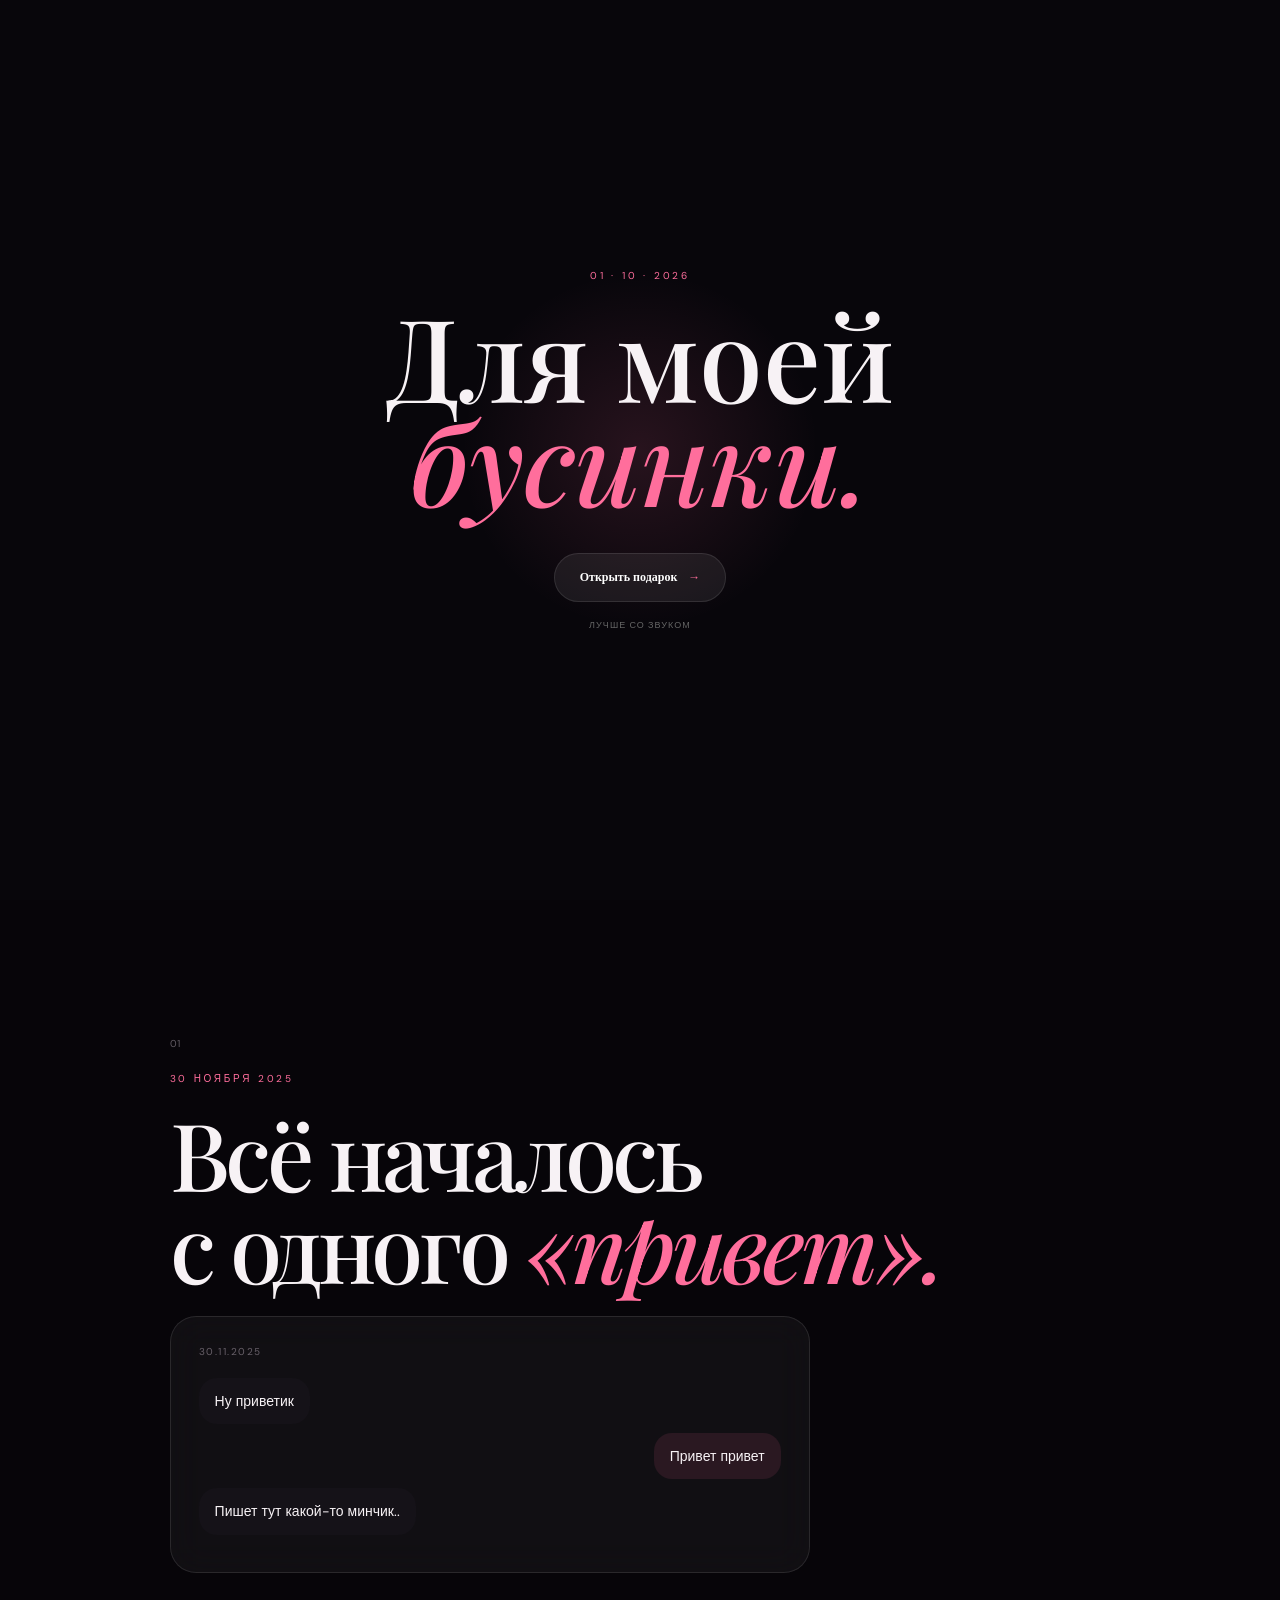
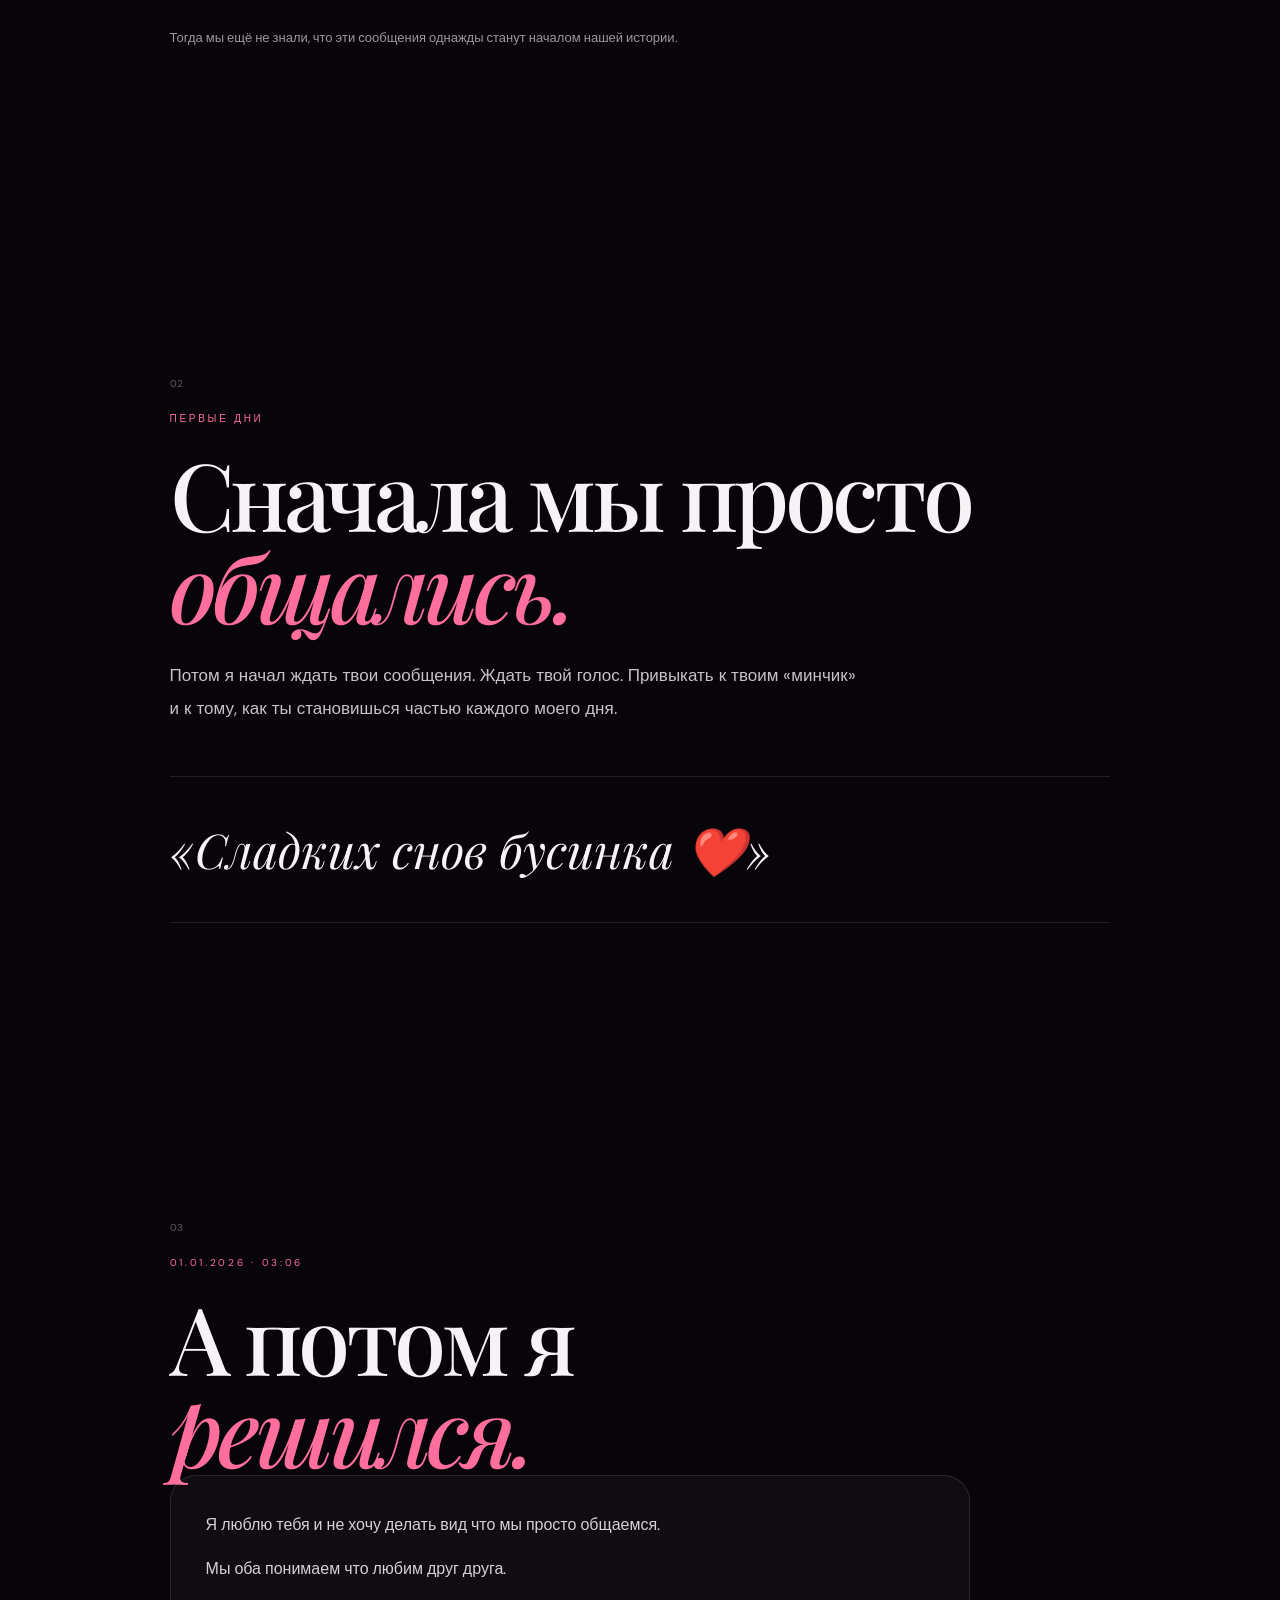
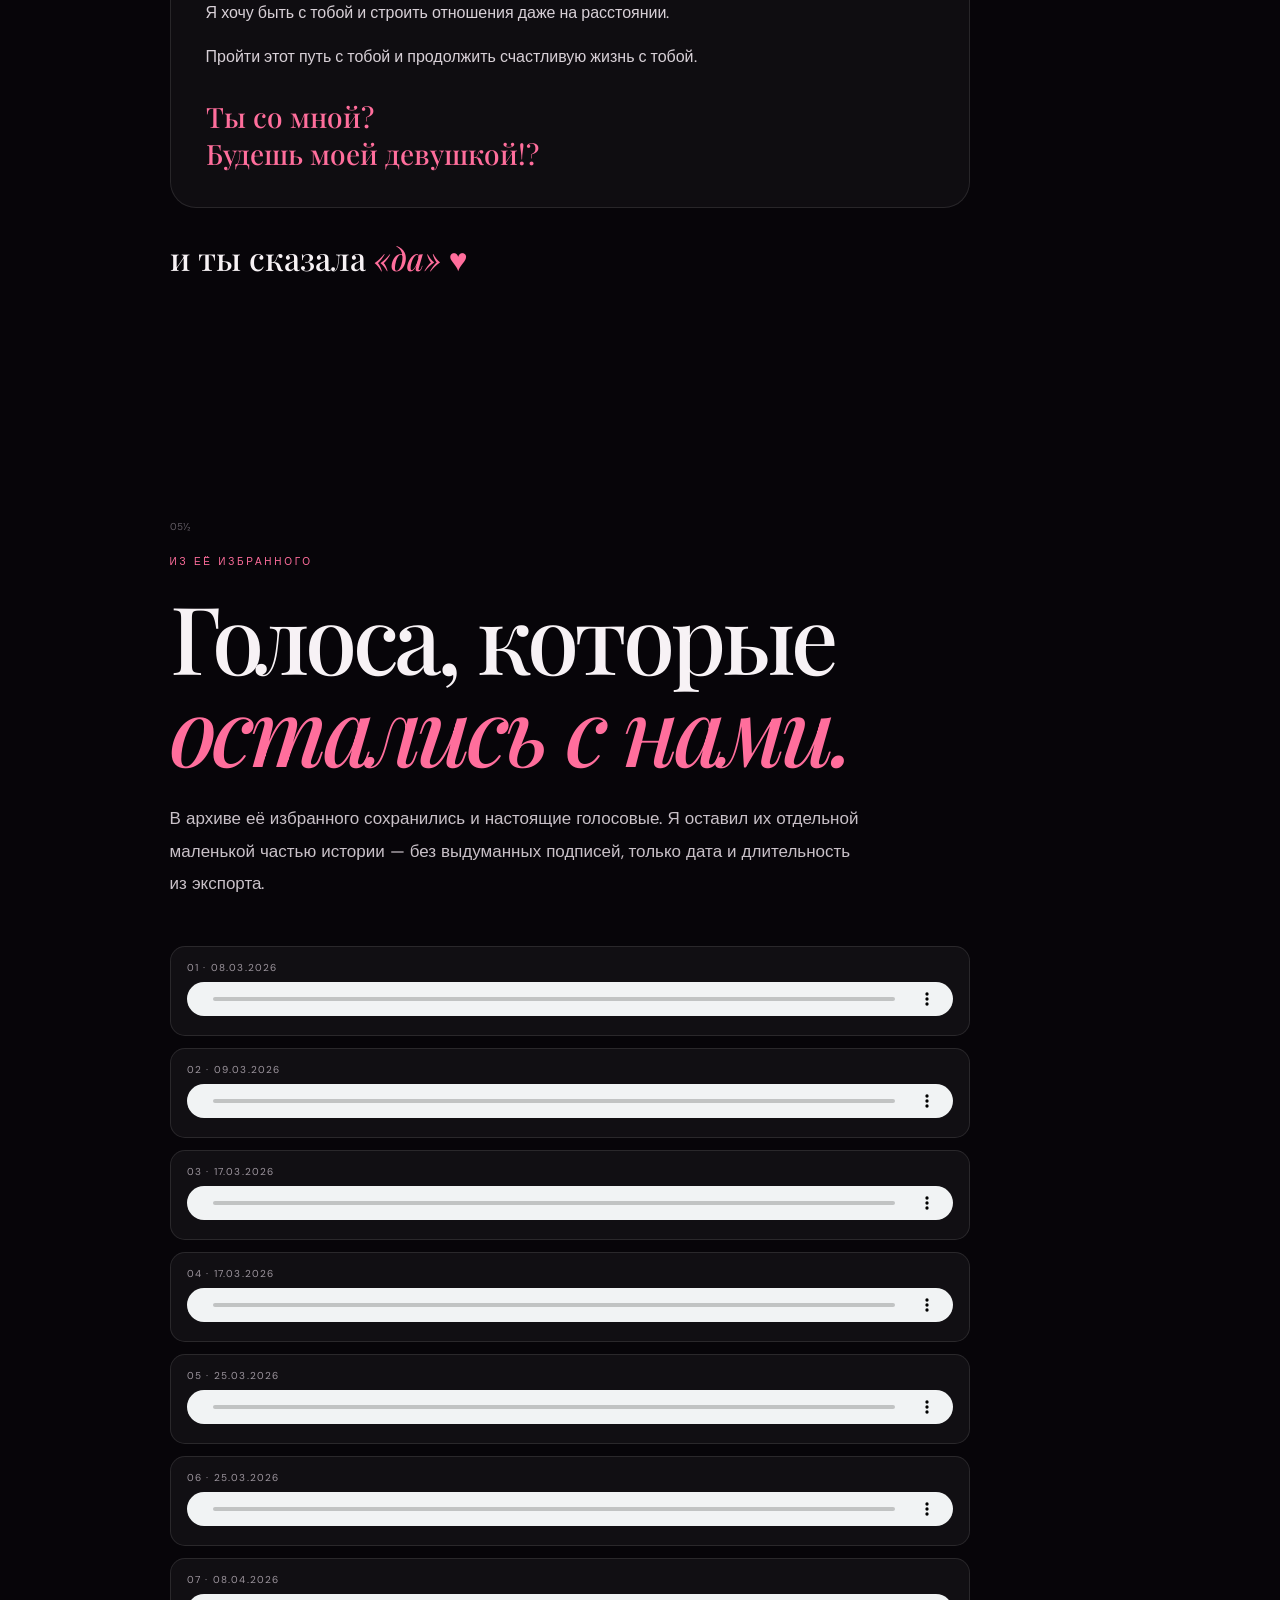
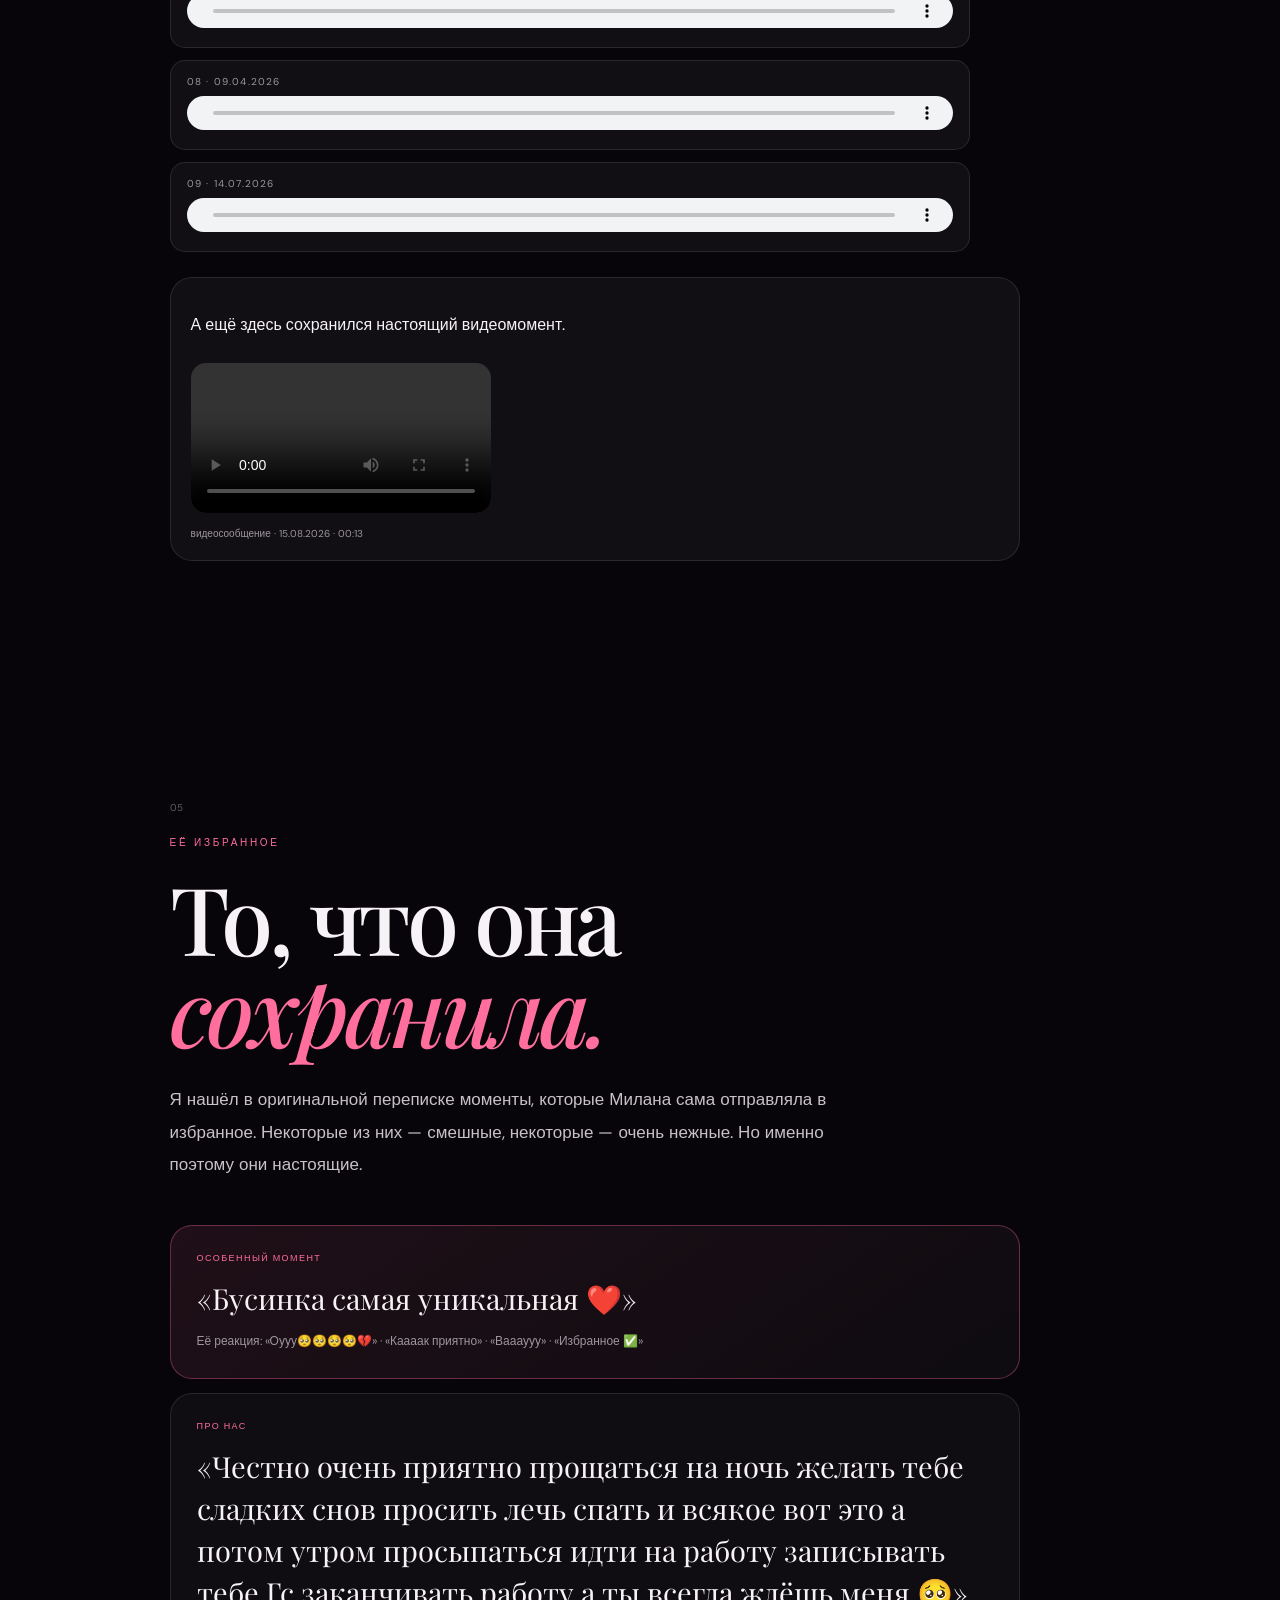
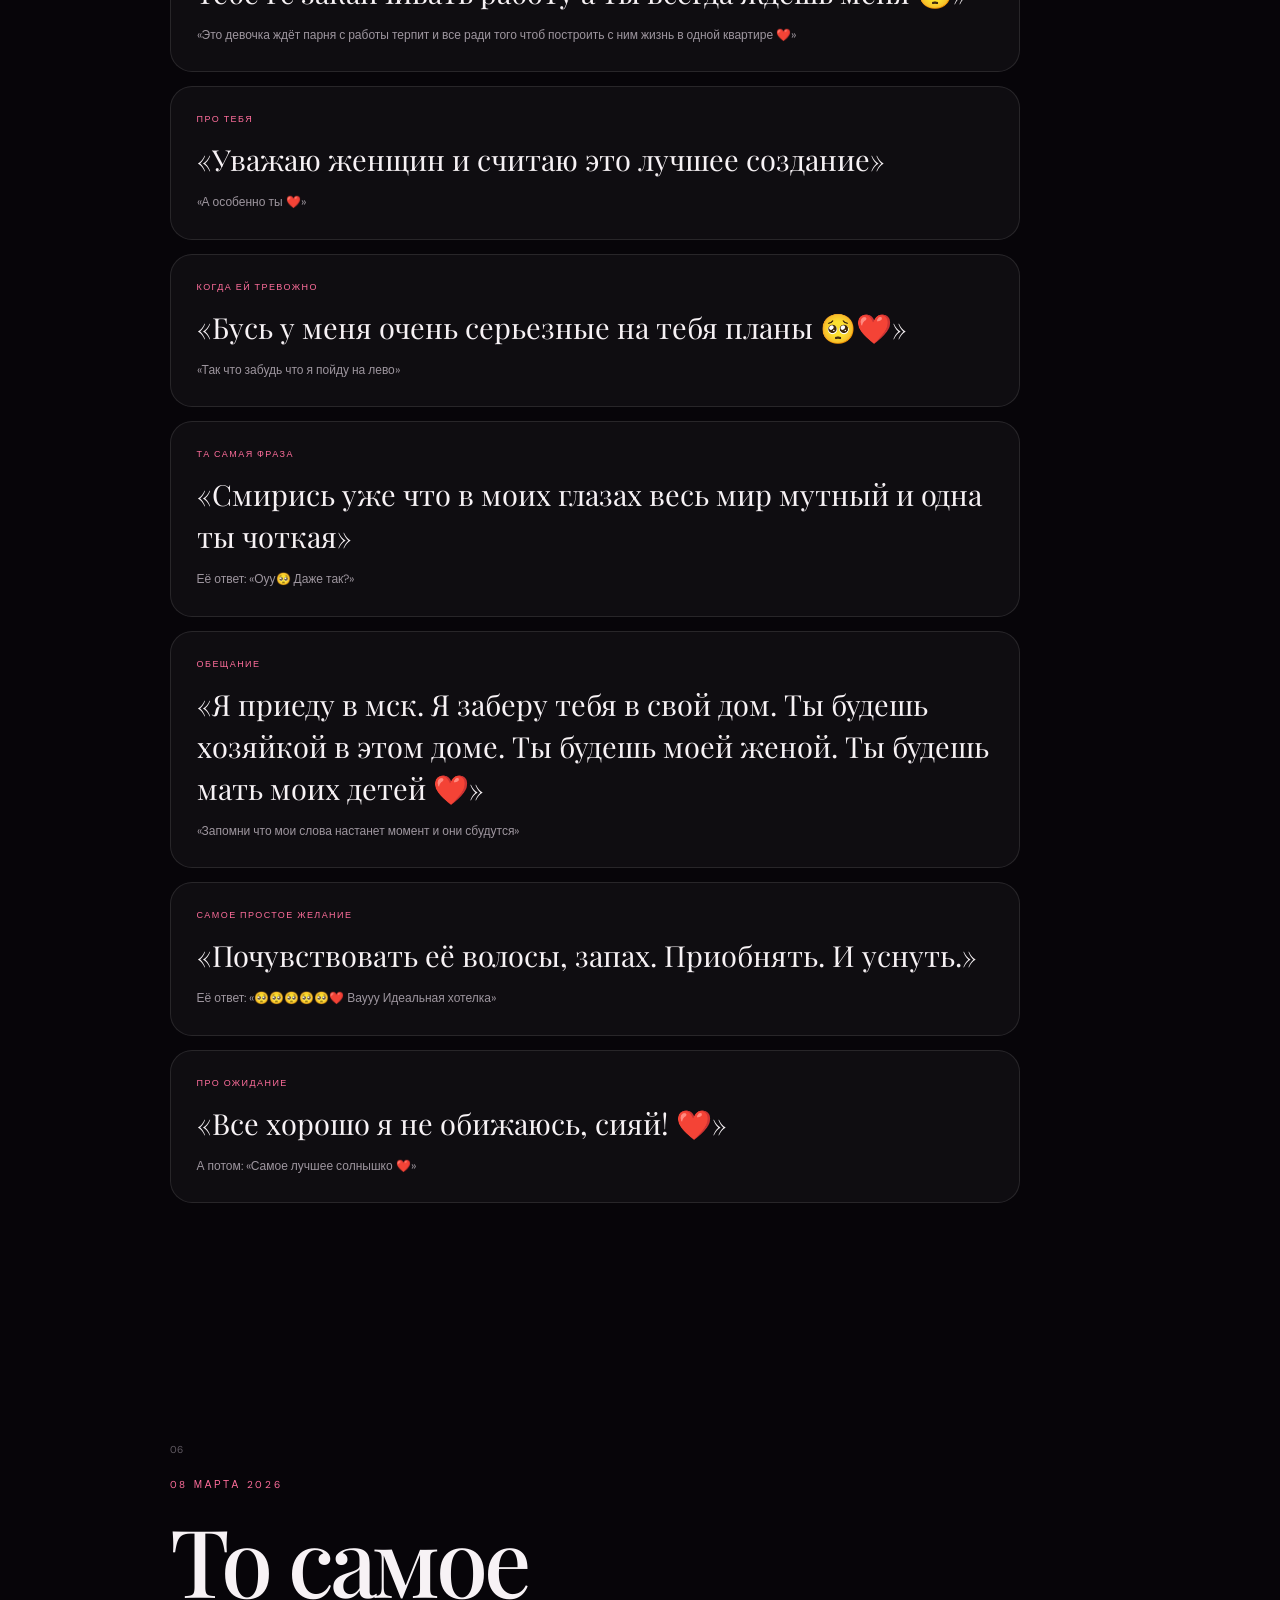
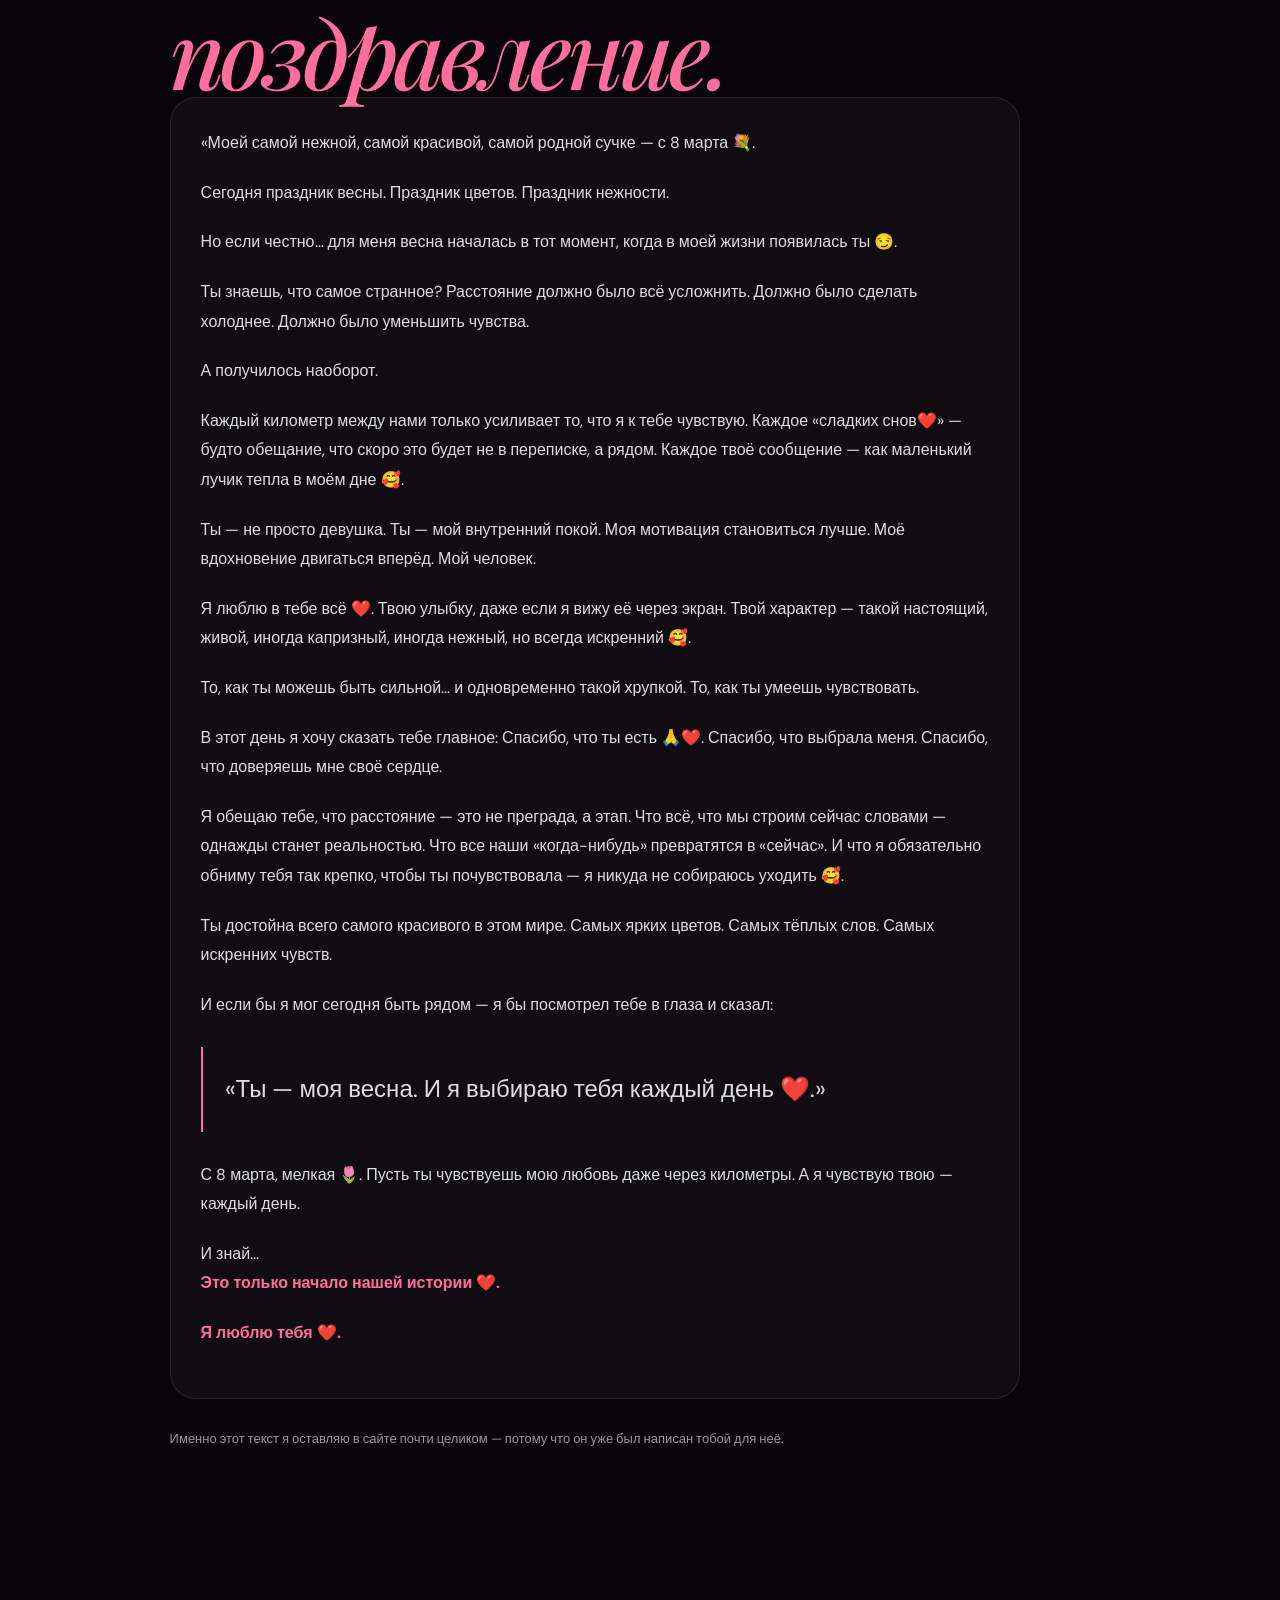
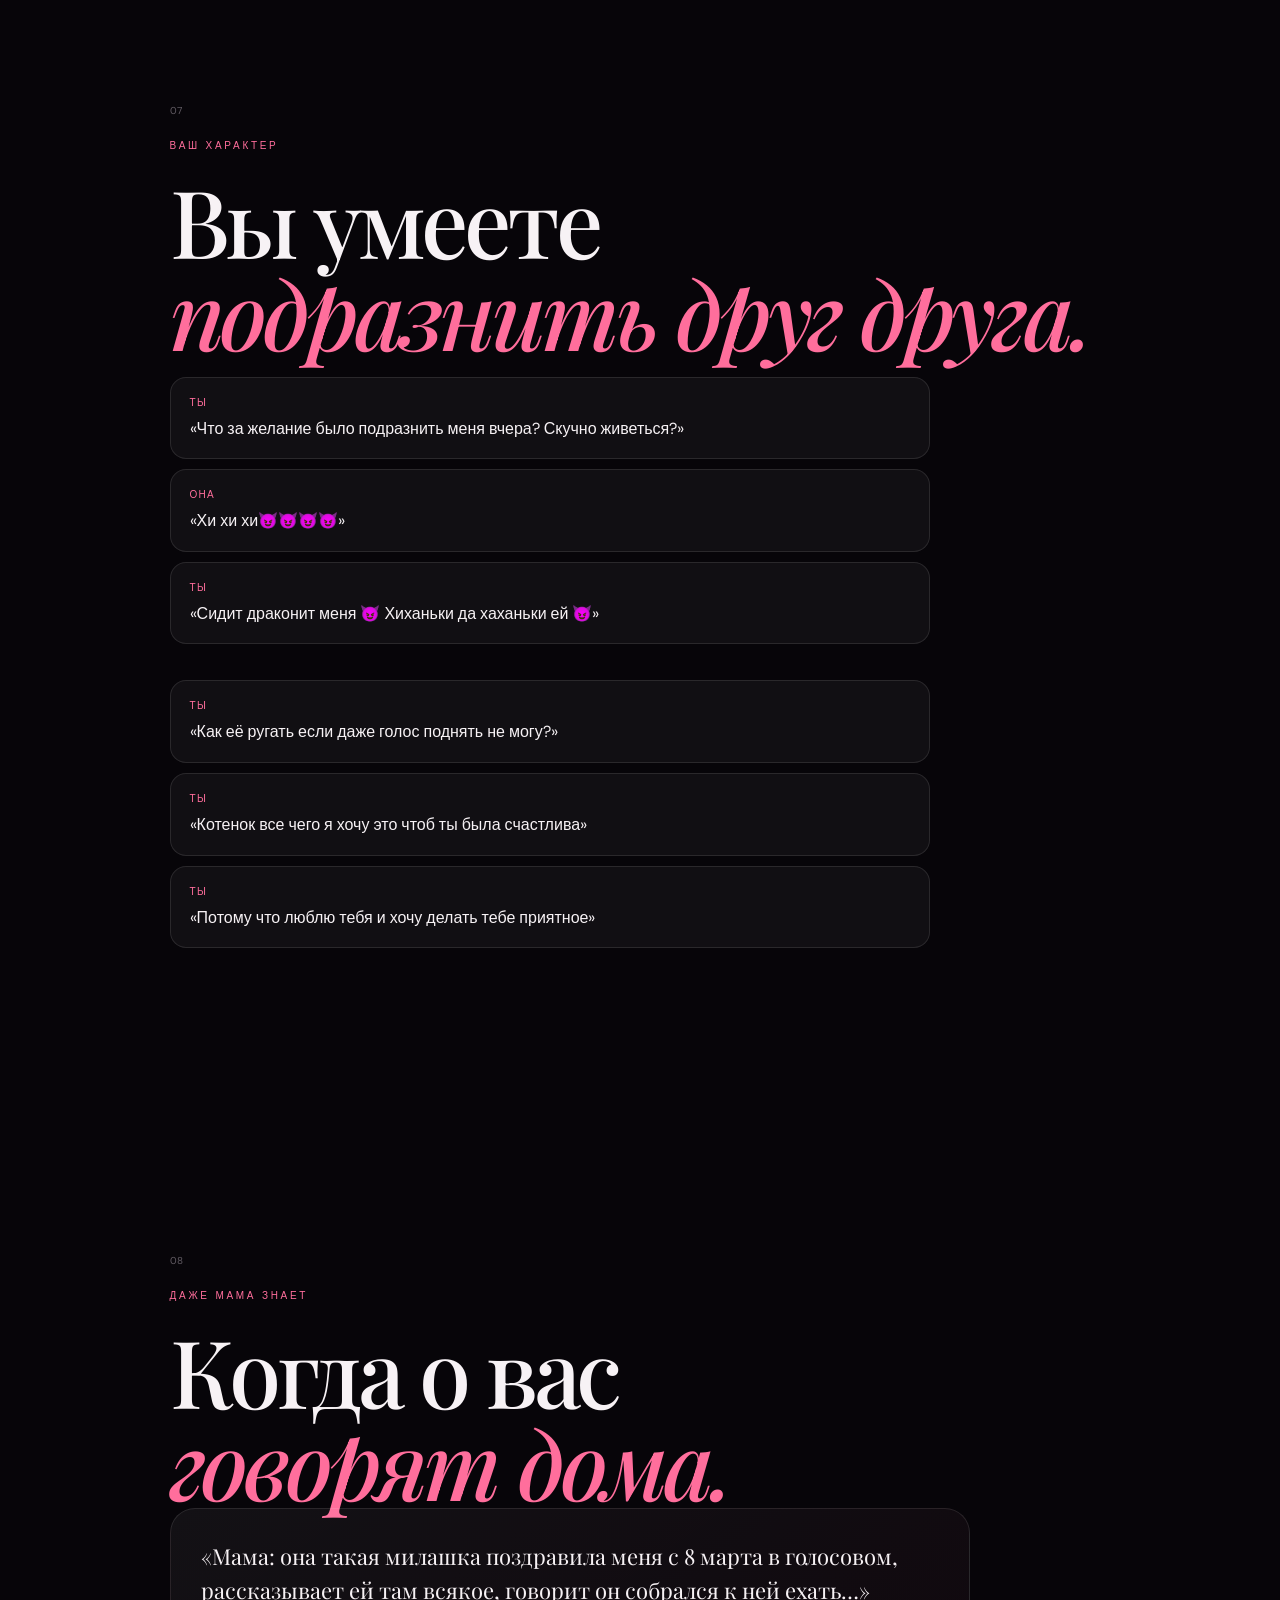
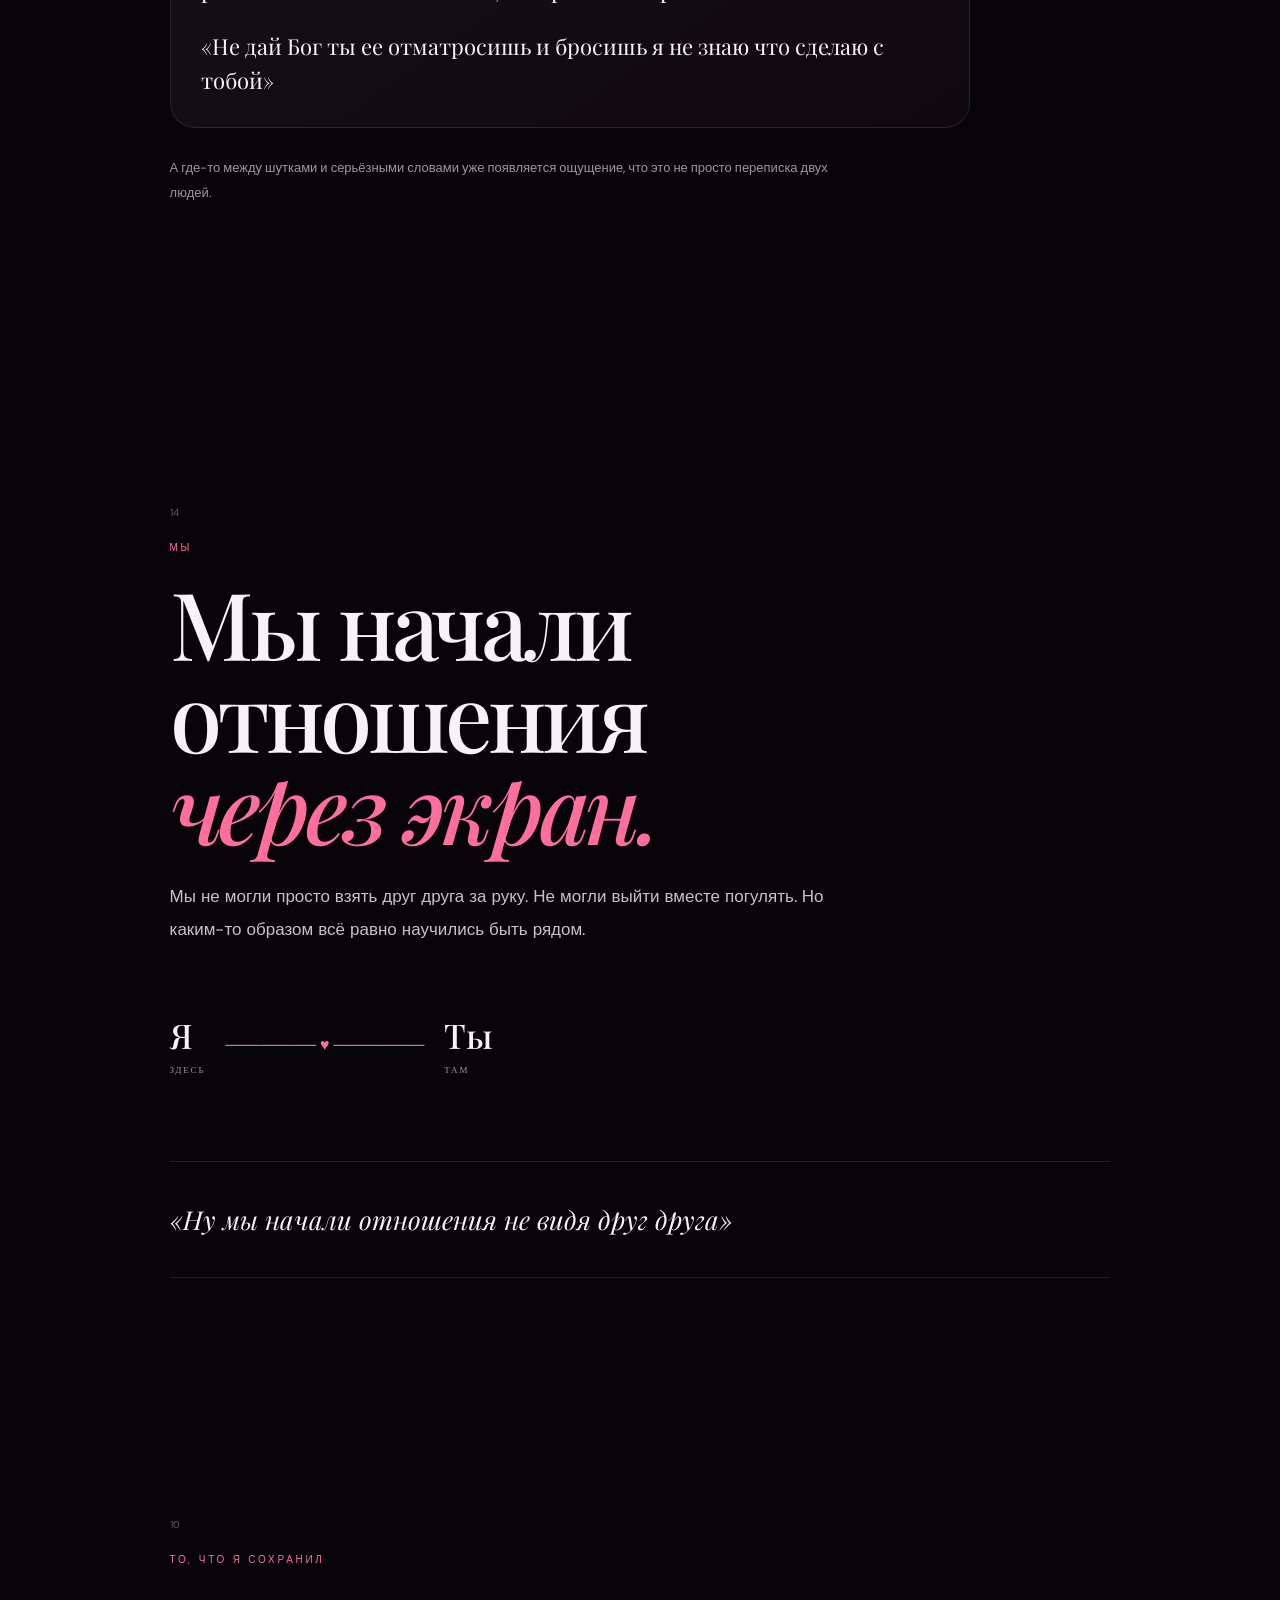
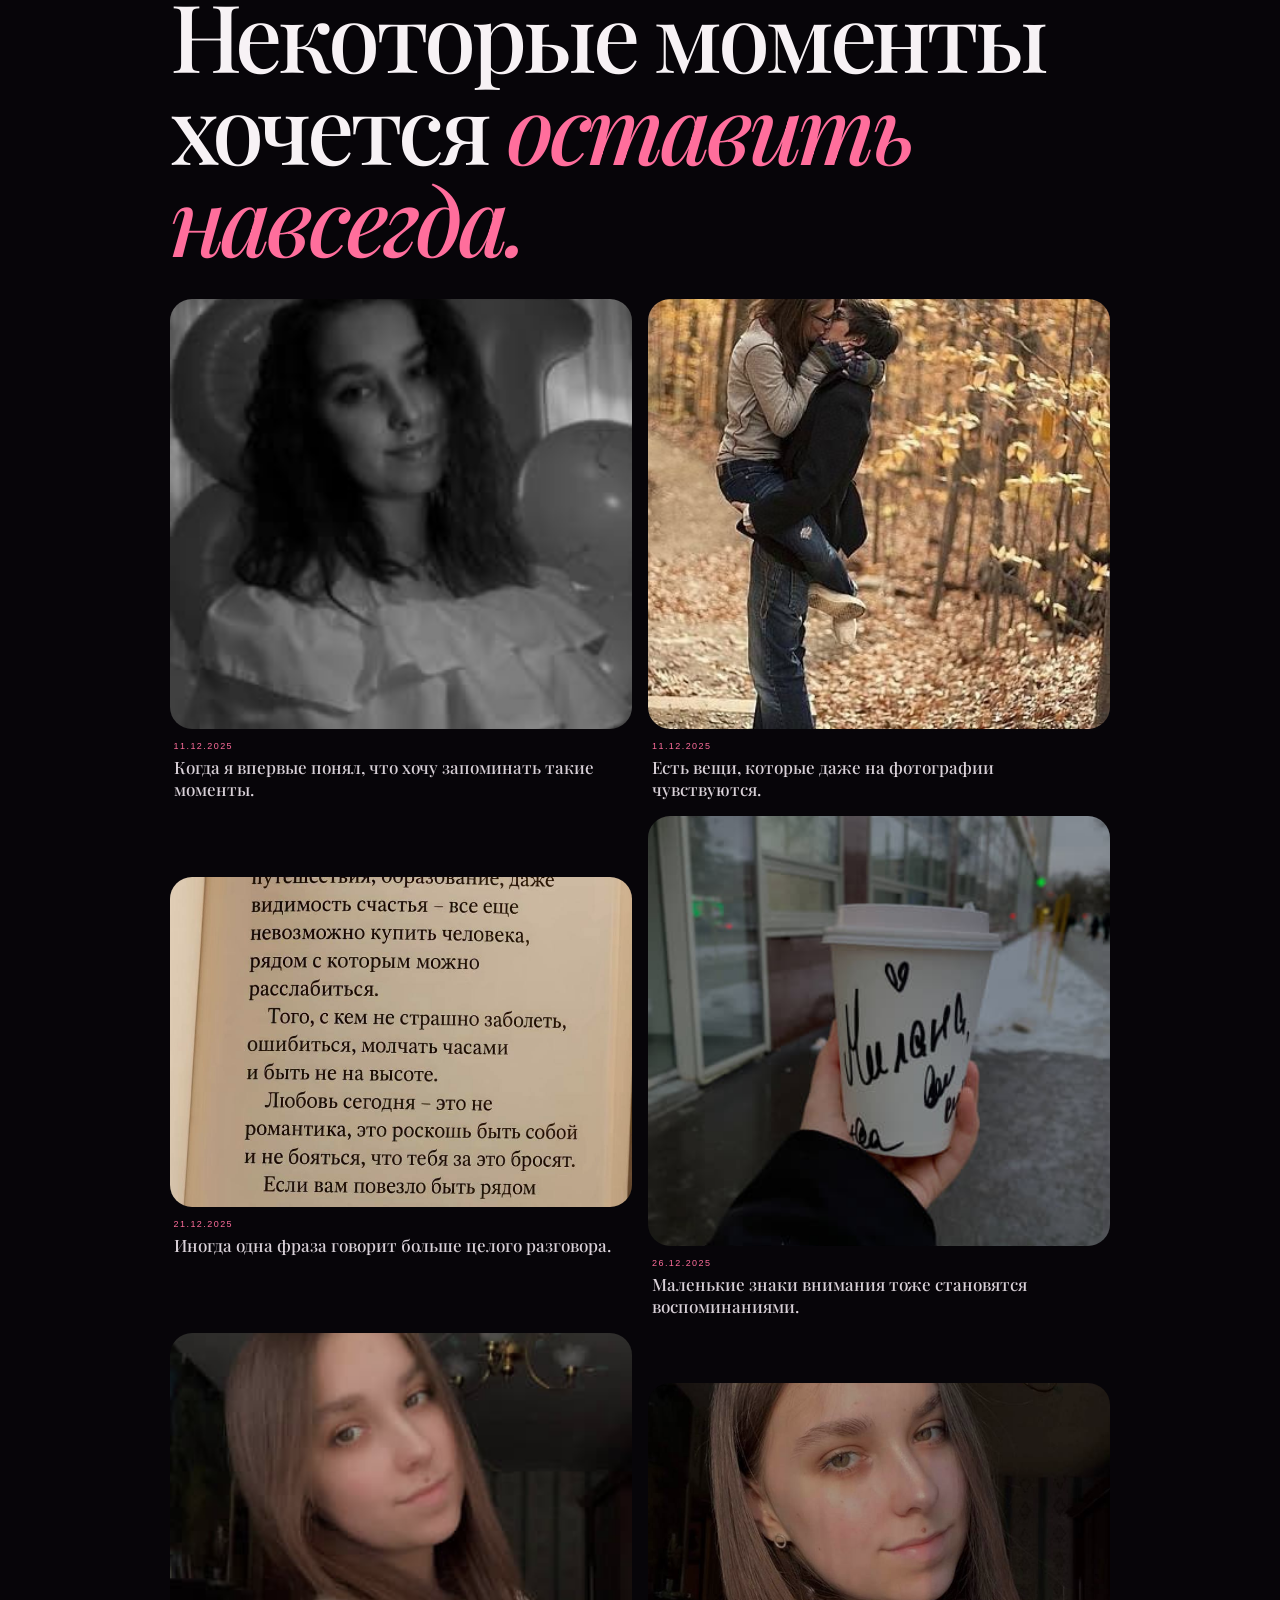
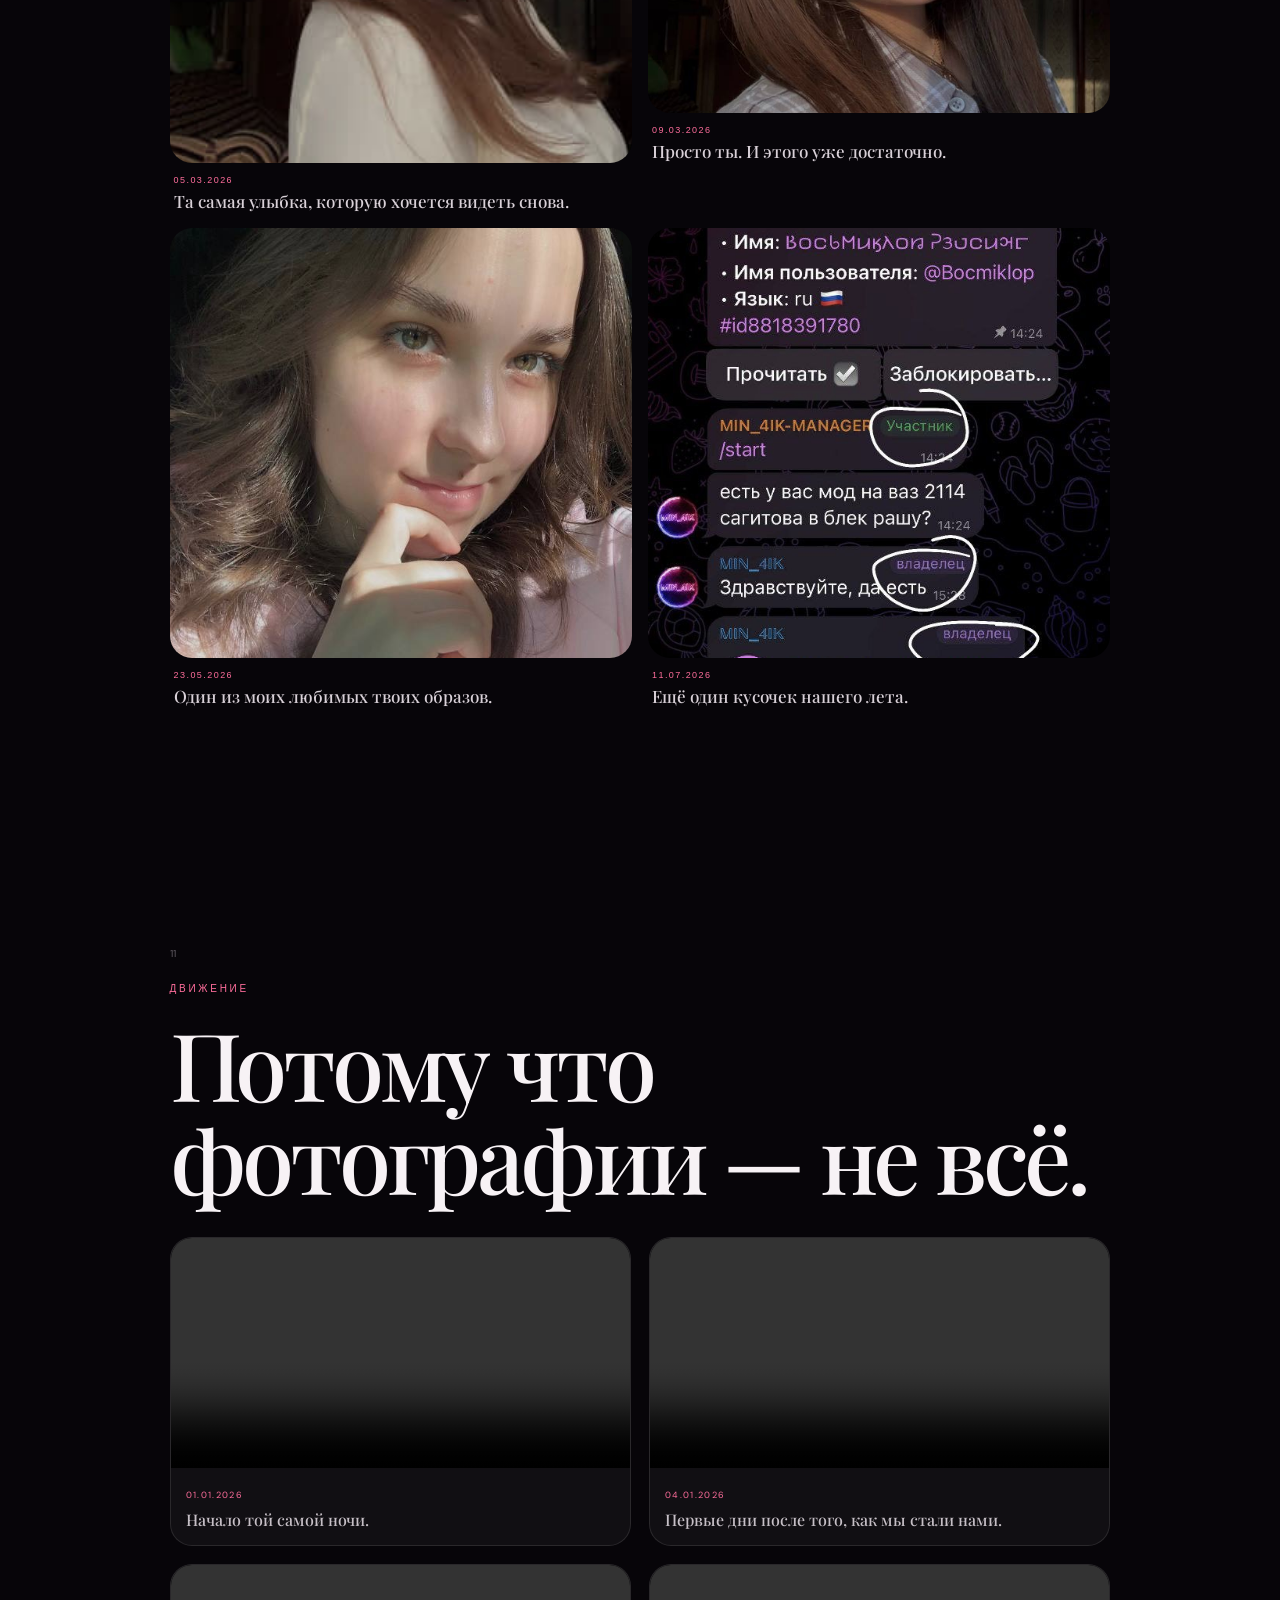
<file: index-46.html>
<!doctype html><html lang="ru"><head><meta charset="utf-8"><meta name="viewport" content="width=device-width,initial-scale=1,viewport-fit=cover"><meta name="theme-color" content="#070509"><title>Для моей бусинки · Melania</title><link rel="stylesheet" href="style.css"></head><body>
<div class="cinema-intro" id="cinemaIntro">
  <div class="intro-pulse"></div>
  <p>01 · 10 · 2026</p>
  <h1>Для моей<br><em>бусинки.</em></h1>
  <button id="enterStory">Открыть подарок <span>→</span></button>
  <small>лучше со звуком</small>
</div>
<div class="music-control" id="musicControl" aria-label="Музыка">♪</div>
<audio id="bgMusic" loop preload="none">
  <source src="assets/audio/music.mp3" type="audio/mpeg">
</audio>
<div class="loader" id="loader"><div class="loader-heart">♡</div><div>для моей бусинки</div></div>
<div class="progress"><i id="bar"></i></div><div class="stars"></div><div class="cursor-glow"></div>
<header><div class="brand">M<span>♥</span></div><button id="musicBtn" class="icon">♫</button></header>
<audio id="bgm" loop preload="none"></audio>
<main>
<section class="hero"><div class="orb"></div><p class="kicker">01 · 10 · 2026</p><h1>Милана,<br><em>это всё для тебя.</em></h1><p class="lead">Не обычное поздравление.<br>А маленький кусочек нашей истории.</p><button class="start" id="start">Открыть <span>↓</span></button><div class="hero-bottom">30.11.2025 — ∞</div></section>
<section class="section reveal" id="begin"><div class="num">01</div><p class="kicker">30 ноября 2025</p><h2>Всё началось<br>с одного <em>«привет».</em></h2><div class="story-card"><div class="date">30.11.2025</div><div class="bubble her">Ну приветик</div><div class="bubble me">Привет привет</div><div class="bubble her">Пишет тут какой-то минчик..</div></div><p class="aside">Тогда мы ещё не знали, что эти сообщения однажды станут началом нашей истории.</p></section>
<section class="section reveal"><div class="num">02</div><p class="kicker">первые дни</p><h2>Сначала мы просто<br><em>общались.</em></h2><p class="copy">Потом я начал ждать твои сообщения. Ждать твой голос. Привыкать к твоим «минчик» и к тому, как ты становишься частью каждого моего дня.</p><div class="phrase">«Сладких снов бусинка ❤️»</div></section>
<section class="section proposal reveal"><div class="num">03</div><p class="kicker">01.01.2026 · 03:06</p><h2>А потом я<br><em>решился.</em></h2><div class="letter"><span>Я люблю тебя и не хочу делать вид что мы просто общаемся.</span><span>Мы оба понимаем что любим друг друга.</span><span>Я хочу быть с тобой и строить отношения даже на расстоянии.</span><span>Пройти этот путь с тобой и продолжить счастливую жизнь с тобой.</span><strong>Ты со мной?<br>Будешь моей девушкой!?</strong></div><div class="yes">и ты сказала <em>«да»</em> <span>♥</span></div></section>


<section class="section favorite-media reveal">
  <div class="num">05½</div>
  <p class="kicker">из её избранного</p>
  <h2>Голоса, которые<br><em>остались с нами.</em></h2>
  <p class="copy">В архиве её избранного сохранились и настоящие голосовые. Я оставил их отдельной маленькой частью истории — без выдуманных подписей, только дата и длительность из экспорта.</p>
  <div class="audio-list">
    <div class="audio-item"><span>01 · 08.03.2026</span><audio controls src="assets/voice/audio_1@30-08-2026_13-32-04.ogg"></audio></div>
    <div class="audio-item"><span>02 · 09.03.2026</span><audio controls src="assets/voice/audio_2@30-08-2026_13-32-04.ogg"></audio></div>
    <div class="audio-item"><span>03 · 17.03.2026</span><audio controls src="assets/voice/audio_3@30-08-2026_13-32-04.ogg"></audio></div>
    <div class="audio-item"><span>04 · 17.03.2026</span><audio controls src="assets/voice/audio_4@30-08-2026_13-32-04.ogg"></audio></div>
    <div class="audio-item"><span>05 · 25.03.2026</span><audio controls src="assets/voice/audio_5@30-08-2026_13-32-04.ogg"></audio></div>
    <div class="audio-item"><span>06 · 25.03.2026</span><audio controls src="assets/voice/audio_6@30-08-2026_13-32-04.ogg"></audio></div>
    <div class="audio-item"><span>07 · 08.04.2026</span><audio controls src="assets/voice/audio_7@30-08-2026_13-32-04.ogg"></audio></div>
    <div class="audio-item"><span>08 · 09.04.2026</span><audio controls src="assets/voice/audio_8@30-08-2026_13-32-04.ogg"></audio></div>
    <div class="audio-item"><span>09 · 14.07.2026</span><audio controls src="assets/voice/audio_9@30-08-2026_13-32-04.ogg"></audio></div>
  </div>
  <div class="round-card">
    <p>А ещё здесь сохранился настоящий видеомомент.</p>
    <video controls playsinline preload="metadata" src="assets/rounds/file_1@30-08-2026_13-32-04.mp4"></video>
    <small>видеосообщение · 15.08.2026 · 00:13</small>
  </div>
</section>

<section class="section favorites reveal" id="favorites">
  <div class="num">05</div>
  <p class="kicker">её избранное</p>
  <h2>То, что она<br><em>сохранила.</em></h2>
  <p class="copy">Я нашёл в оригинальной переписке моменты, которые Милана сама отправляла в избранное. Некоторые из них — смешные, некоторые — очень нежные. Но именно поэтому они настоящие.</p>

  <div class="favorite-stack">
    <article class="fav featured">
      <small>особенный момент</small>
      <p>«Бусинка самая уникальная ❤️»</p>
      <span>Её реакция: «Оууу🥺🥺🥺🥺💔» · «Каааак приятно» · «Ваааууу» · «Избранное ✅»</span>
    </article>

    <article class="fav">
      <small>про нас</small>
      <p>«Честно очень приятно прощаться на ночь желать тебе сладких снов просить лечь спать и всякое вот это а потом утром просыпаться идти на работу записывать тебе Гс заканчивать работу а ты всегда ждёшь меня 🥺»</p>
      <span>«Это девочка ждёт парня с работы терпит и все ради того чтоб построить с ним жизнь в одной квартире ❤️»</span>
    </article>

    <article class="fav">
      <small>про тебя</small>
      <p>«Уважаю женщин и считаю это лучшее создание»</p>
      <span>«А особенно ты ❤️»</span>
    </article>

    <article class="fav">
      <small>когда ей тревожно</small>
      <p>«Бусь у меня очень серьезные на тебя планы 🥺❤️»</p>
      <span>«Так что забудь что я пойду на лево»</span>
    </article>

    <article class="fav">
      <small>та самая фраза</small>
      <p>«Смирись уже что в моих глазах весь мир мутный и одна ты чоткая»</p>
      <span>Её ответ: «Оуу🥺 Даже так?»</span>
    </article>

    <article class="fav">
      <small>обещание</small>
      <p>«Я приеду в мск. Я заберу тебя в свой дом. Ты будешь хозяйкой в этом доме. Ты будешь моей женой. Ты будешь мать моих детей ❤️»</p>
      <span>«Запомни что мои слова настанет момент и они сбудутся»</span>
    </article>

    <article class="fav">
      <small>самое простое желание</small>
      <p>«Почувствовать её волосы, запах. Приобнять. И уснуть.»</p>
      <span>Её ответ: «🥺🥺🥺🥺🥺❤️ Ваууу Идеальная хотелка»</span>
    </article>

    <article class="fav">
      <small>про ожидание</small>
      <p>«Все хорошо я не обижаюсь, сияй! ❤️»</p>
      <span>А потом: «Самое лучшее солнышко ❤️»</span>
    </article>
  </div>
</section>

<section class="section march-letter reveal">
  <div class="num">06</div>
  <p class="kicker">08 марта 2026</p>
  <h2>То самое<br><em>поздравление.</em></h2>
  <div class="long-letter">
    <p>«Моей самой нежной, самой красивой, самой родной сучке — с 8 марта 💐.</p>
    <p>Сегодня праздник весны. Праздник цветов. Праздник нежности.</p>
    <p>Но если честно… для меня весна началась в тот момент, когда в моей жизни появилась ты 😏.</p>
    <p>Ты знаешь, что самое странное? Расстояние должно было всё усложнить. Должно было сделать холоднее. Должно было уменьшить чувства.</p>
    <p>А получилось наоборот.</p>
    <p>Каждый километр между нами только усиливает то, что я к тебе чувствую. Каждое «сладких снов❤️» — будто обещание, что скоро это будет не в переписке, а рядом. Каждое твоё сообщение — как маленький лучик тепла в моём дне 🥰.</p>
    <p>Ты — не просто девушка. Ты — мой внутренний покой. Моя мотивация становиться лучше. Моё вдохновение двигаться вперёд. Мой человек.</p>
    <p>Я люблю в тебе всё ❤️. Твою улыбку, даже если я вижу её через экран. Твой характер — такой настоящий, живой, иногда капризный, иногда нежный, но всегда искренний 🥰.</p>
    <p>То, как ты можешь быть сильной… и одновременно такой хрупкой. То, как ты умеешь чувствовать.</p>
    <p>В этот день я хочу сказать тебе главное: Спасибо, что ты есть 🙏❤️. Спасибо, что выбрала меня. Спасибо, что доверяешь мне своё сердце.</p>
    <p>Я обещаю тебе, что расстояние — это не преграда, а этап. Что всё, что мы строим сейчас словами — однажды станет реальностью. Что все наши «когда-нибудь» превратятся в «сейчас». И что я обязательно обниму тебя так крепко, чтобы ты почувствовала — я никуда не собираюсь уходить 🥰.</p>
    <p>Ты достойна всего самого красивого в этом мире. Самых ярких цветов. Самых тёплых слов. Самых искренних чувств.</p>
    <p>И если бы я мог сегодня быть рядом — я бы посмотрел тебе в глаза и сказал:</p>
    <blockquote>«Ты — моя весна. И я выбираю тебя каждый день ❤️.»</blockquote>
    <p>С 8 марта, мелкая 🌷. Пусть ты чувствуешь мою любовь даже через километры. А я чувствую твою — каждый день.</p>
    <p>И знай…<br><strong>Это только начало нашей истории ❤️.</strong></p>
    <p><strong>Я люблю тебя ❤️.</strong></p>
  </div>
  <p class="aside">Именно этот текст я оставляю в сайте почти целиком — потому что он уже был написан тобой для неё.</p>
</section>

<section class="section little-things reveal">
  <div class="num">07</div>
  <p class="kicker">ваш характер</p>
  <h2>Вы умеете<br><em>подразнить друг друга.</em></h2>
  <div class="banter">
    <div><span>Ты</span>«Что за желание было подразнить меня вчера? Скучно живеться?»</div>
    <div><span>Она</span>«Хи хи хи😈😈😈😈»</div>
    <div><span>Ты</span>«Сидит драконит меня 😈 Хиханьки да хаханьки ей 😈»</div>
  </div>
  <div class="banter">
    <div><span>Ты</span>«Как её ругать если даже голос поднять не могу?»</div>
    <div><span>Ты</span>«Котенок все чего я хочу это чтоб ты была счастлива»</div>
    <div><span>Ты</span>«Потому что люблю тебя и хочу делать тебе приятное»</div>
  </div>
</section>

<section class="section mama reveal">
  <div class="num">08</div>
  <p class="kicker">даже мама знает</p>
  <h2>Когда о вас<br><em>говорят дома.</em></h2>
  <div class="mama-card">
    <p>«Мама: она такая милашка поздравила меня с 8 марта в голосовом, рассказывает ей там всякое, говорит он собрался к ней ехать…»</p>
    <p>«Не дай Бог ты ее отматросишь и бросишь я не знаю что сделаю с тобой»</p>
  </div>
  <p class="aside">А где-то между шутками и серьёзными словами уже появляется ощущение, что это не просто переписка двух людей.</p>
</section>

<section class="section reveal"><div class="num">14</div><p class="kicker">мы</p><h2>Мы начали отношения<br><em>через экран.</em></h2><p class="copy">Мы не могли просто взять друг друга за руку. Не могли выйти вместе погулять. Но каким-то образом всё равно научились быть рядом.</p><div class="distance"><div>Я<small>здесь</small></div><span>──────── ♥ ────────</span><div>Ты<small>там</small></div></div><div class="phrase small">«Ну мы начали отношения не видя друг друга»</div></section>
<section class="section gallery-section reveal"><div class="num">10</div><p class="kicker">то, что я сохранил</p><h2>Некоторые моменты<br>хочется <em>оставить навсегда.</em></h2><div class="gallery"><button class="photo" data-full="assets/photos/photo_113@11-12-2025_15-07-42_thumb.jpg"><img src="assets/photos/photo_113@11-12-2025_15-07-42_thumb.jpg" alt="Момент 11.12.2025" loading="lazy"><span>11.12.2025</span><b>Когда я впервые понял, что хочу запоминать такие моменты.</b></button>
<button class="photo" data-full="assets/photos/photo_115@11-12-2025_23-48-10.jpg"><img src="assets/photos/photo_115@11-12-2025_23-48-10.jpg" alt="Момент 11.12.2025" loading="lazy"><span>11.12.2025</span><b>Есть вещи, которые даже на фотографии чувствуются.</b></button>
<button class="photo" data-full="assets/photos/photo_175@21-12-2025_19-09-11.jpg"><img src="assets/photos/photo_175@21-12-2025_19-09-11.jpg" alt="Момент 21.12.2025" loading="lazy"><span>21.12.2025</span><b>Иногда одна фраза говорит больше целого разговора.</b></button>
<button class="photo" data-full="assets/photos/photo_186@26-12-2025_12-45-08_thumb.jpg"><img src="assets/photos/photo_186@26-12-2025_12-45-08_thumb.jpg" alt="Момент 26.12.2025" loading="lazy"><span>26.12.2025</span><b>Маленькие знаки внимания тоже становятся воспоминаниями.</b></button>
<button class="photo" data-full="assets/photos/photo_896@05-03-2026_22-03-39_thumb.jpg"><img src="assets/photos/photo_896@05-03-2026_22-03-39_thumb.jpg" alt="Момент 05.03.2026" loading="lazy"><span>05.03.2026</span><b>Та самая улыбка, которую хочется видеть снова.</b></button>
<button class="photo" data-full="assets/photos/photo_975@09-03-2026_13-31-08.jpg"><img src="assets/photos/photo_975@09-03-2026_13-31-08.jpg" alt="Момент 09.03.2026" loading="lazy"><span>09.03.2026</span><b>Просто ты. И этого уже достаточно.</b></button>
<button class="photo" data-full="assets/photos/photo_1866@23-05-2026_20-41-56.jpg"><img src="assets/photos/photo_1866@23-05-2026_20-41-56.jpg" alt="Момент 23.05.2026" loading="lazy"><span>23.05.2026</span><b>Один из моих любимых твоих образов.</b></button>
<button class="photo" data-full="assets/photos/photo_2122@11-07-2026_08-14-58.jpg"><img src="assets/photos/photo_2122@11-07-2026_08-14-58.jpg" alt="Момент 11.07.2026" loading="lazy"><span>11.07.2026</span><b>Ещё один кусочек нашего лета.</b></button></div></section>
<section class="section videos-section reveal"><div class="num">11</div><p class="kicker">движение</p><h2>Потому что<br>фотографии — не всё.</h2><div class="videos"><article class="vcard"><video controls playsinline preload="metadata" src="assets/videos/file_30@01-01-2026_02-04-51.mp4"></video><div><small>01.01.2026</small><p>Начало той самой ночи.</p></div></article>
<article class="vcard"><video controls playsinline preload="metadata" src="assets/videos/file_48@04-01-2026_12-14-31.mp4"></video><div><small>04.01.2026</small><p>Первые дни после того, как мы стали нами.</p></div></article>
<article class="vcard"><video controls playsinline preload="metadata" src="assets/videos/file_114@14-02-2026_23-16-42.mp4"></video><div><small>14.02.2026</small><p>Ещё один день, который остался с нами.</p></div></article>
<article class="vcard"><video controls playsinline preload="metadata" src="assets/videos/file_197@08-03-2026_23-33-36.mp4"></video><div><small>08.03.2026</small><p>Просто момент, который я сохранил.</p></div></article>
<article class="vcard"><video controls playsinline preload="metadata" src="assets/videos/file_481@06-06-2026_22-13-32.mp4"></video><div><small>06.06.2026</small><p>Ещё одна маленькая глава.</p></div></article></div></section>
<section class="section reveal"><div class="num">12</div><p class="kicker">01 июня 2026</p><h2>Пять месяцев вместе.<br>Шесть — <em>с момента знакомства.</em></h2><div class="quote">«Спасибо, что появился в моей жизни.»</div><p class="copy">А я хочу сказать тебе то же самое, только от себя:</p><button class="secret-trigger" id="secretTrigger" aria-label="секрет">·</button><div class="signature">Спасибо, что появилась в моей жизни, бусинка.</div></section>
<section class="section reveal"><div class="num">13</div><p class="kicker">о тебе</p><h2>Мне не нужны<br><em>сто причин.</em></h2><div class="reasons"><div>Твой голос</div><div>Твои сообщения</div><div>Наши ночи</div><div>Твои шутки</div><div>Твоя забота</div><div>То, как ты остаёшься рядом</div></div><div class="last-reason">∞<p>Потому что ты — моя бусинка.</p></div></section>
<section class="section future reveal"><div class="num">09</div><p class="kicker">следующая глава</p><h2>Декабрь 2026</h2><p class="copy">Точная дата пока неизвестна. Но сама мысль уже существует:</p><div class="future-card"><small>когда экран между нами больше не понадобится</small><strong>Я приеду.</strong><small>И впервые мы продолжим нашу историю не в чате.</small></div></section>

<section class="section pinned-section reveal" id="pinned">
  <div class="num">09</div>
  <p class="kicker">закреплённое</p>
  <h2>То, что мы<br><em>решили оставить.</em></h2>
  <p class="copy">Я отдельно прошёлся по архиву закреплённых сообщений. В нём оказалось 102 уникальных закрепления. Здесь — не случайная подборка, а самые важные для нашей истории моменты: те, где особенно хорошо видно, что между нами происходило.</p>

  <div class="pin-timeline">
    <article class="pin-card">
      <div class="pin-date">03.12.2025 · самое начало</div>
      <p>«Я как вот эту фразу вижу уже внутри всё застывает💔😍😍😍»</p>
      <span>А через несколько часов уже появилось: «Та самая Милана зависима от моих гс».</span>
    </article>

    <article class="pin-card">
      <div class="pin-date">08.12.2025 · первые дни</div>
      <p>«Котенок❤️»</p>
      <span>На фоне разговора о будущем и о том, останется ли человек рядом в трудный момент.</span>
    </article>

    <article class="pin-card">
      <div class="pin-date">13.01.2026 · ночь</div>
      <p>«Самый прекрасный мужчина на свете»</p>
      <span>И сразу после этого — обычное ваше «А ты когда спать???».</span>
    </article>

    <article class="pin-card">
      <div class="pin-date">21.01.2026</div>
      <p>«Мой мужчина»</p>
      <span>А несколькими минутами раньше: «Твой❤️». Иногда одна короткая фраза говорит больше длинного текста.</span>
    </article>

    <article class="pin-card">
      <div class="pin-date">21.01.2026 · 23:13</div>
      <p>«Умоляю самый лучший самый прекрасный человек на свете🙏🏻»</p>
      <span>В тот момент вы даже обсуждали будильник и то, чтобы проснуться одновременно.</span>
    </article>

    <article class="pin-card">
      <div class="pin-date">22.01.2026 · утро</div>
      <p>«Люблю тебя моё солнышко, моя любовь, котёнок, моя жизнь🥺🥺🥺❤️❤️❤️»</p>
      <span>До этого вы говорили о том, что нужно прощать друг друга.</span>
    </article>

    <article class="pin-card">
      <div class="pin-date">31.01.2026</div>
      <p>«Ты та любовь, о которой я всегда мечтала❤️🥺»</p>
      <span>Перед этим ты написал: «С тобой мне жить а с ними ничего кроме общения».</span>
    </article>

    <article class="pin-card">
      <div class="pin-date">07.02.2026</div>
      <p>«Тебя рядом стоящую держа меня за руку маленькую, миленькую, любименькую, девочку которая смотрит на меня и у неё глаза просто сияют от радости, любви, ласки 🥺🥺🥺🥺🥺💔»</p>
      <span>Это уже не просто «хочу встретиться» — здесь она представляла вас рядом.</span>
    </article>

    <article class="pin-card">
      <div class="pin-date">08.02.2026</div>
      <p>«Я помню как на второй день общения ты пропал на весь день не отвечал и я тогда так переживала»</p>
      <span>Так выглядит момент, когда человек уже успел стать важным.</span>
    </article>

    <article class="pin-card">
      <div class="pin-date">12.02.2026 · наша вселенная</div>
      <p>«01.12.2025 — дата знакомства<br>01.01.2026 — дата начало отношений<br>01.10.2007 — мой др<br>26.11.2007 — твой др»</p>
      <span>А следом ты написал целую «Историю создания нашего мира» — с первой встречей, первым поцелуем и будущей семьёй.</span>
    </article>

    <article class="pin-card">
      <div class="pin-date">23.02.2026</div>
      <p>«Я выбрала тебя.❤️»</p>
      <span>И рядом — её большое поздравление с 23 февраля и 23 причины, почему она тобой гордится.</span>
    </article>

    <article class="pin-card">
      <div class="pin-date">28.02.2026</div>
      <p>«Я всегда буду рядом и мне абсолютно все равно что ты имеешь что не имеешь мне важно человеческое нормальное отношение ко мне❤️»</p>
      <span>А через секунды: «И знаю что ты 100% добьешься всего».</span>
    </article>

    <article class="pin-card">
      <div class="pin-date">05.03.2026</div>
      <p>«Я правда искренне считаю тебя самым лучшим, красивым, с красивым телом, с красивым необычным голосом и меня блин тянет к тебе как к магниту от которого не возможно отклеится»</p>
      <span>И следом она оставила 12 причин, почему рядом с тобой ей спокойно, почему ты для неё опора и почему она гордится тем, что ты её мужчина.</span>
    </article>

    <article class="pin-card">
      <div class="pin-date">06.03.2026</div>
      <p>«И это блять нахуй мой мужчина!!!!🥵🥵🥵»</p>
      <span>А через минуту — «Вот так то лучше🥰». Ваш характер тоже часть истории.</span>
    </article>

    <article class="pin-card featured">
      <div class="pin-date">08.03.2026</div>
      <p>«Я верю в тебя❤️»</p>
      <span>Одна из самых простых и сильных фраз в архиве.</span>
    </article>

    <article class="pin-card">
      <div class="pin-date">22.03.2026</div>
      <p>«Я пипец как люблю этого мужчину и пипец как дорожу и горжусь и он для меня самый лучший был и будет всегда»</p>
      <span>Именно это сообщение тоже было закреплено.</span>
    </article>

    <article class="pin-card">
      <div class="pin-date">05.08.2026</div>
      <p>«Июнь, июль, август — 3 месяца лета… Декабрь, январь, февраль — зима…»</p>
      <span>А значит, даже обычный календарь у вас превратился в ожидание следующей главы.</span>
    </article>

    <article class="pin-card featured">
      <div class="pin-date">10.08.2026</div>
      <p>«Я пипеееец как сильно люблю тебя и так же сильно хочу построить с тобой счастливую, крепкую семью🥺🤩🤩»</p>
      <span>А перед этим: «Ну я тоже выбрала себе мужика не промах😎».</span>
    </article>
  </div>

  <div class="mini-title">Ещё несколько фраз, которые она оставила</div>
  <div class="quote-grid">
    <div>«Самый любимый, солнышко, котёнок, муж»</div>
    <div>«Я верю в тебя❤️»</div>
    <div>«Я выбрала тебя.❤️»</div>
    <div>«Ты та любовь, о которой я всегда мечтала❤️🥺»</div>
    <div>«Люблю тебя моё солнышко, моя любовь, котёнок, моя жизнь🥺❤️»</div>
    <div>«Я всегда буду рядом… мне важно человеческое нормальное отношение ко мне❤️»</div>
  </div>
</section>

<section class="section pinned-audio reveal">
  <div class="num">10</div>
  <p class="kicker">из закреплённого</p>
  <h2>Некоторые моменты<br>лучше <em>услышать.</em></h2>
  <p class="copy">В экспорте закреплённых сообщений сохранились настоящие голосовые. Я оставил их отдельной частью сайта — без выдуманных подписей и без подмены оригинала.</p>
  <div class="audio-list">
    <div class="audio-card"><span>04.12.2025 · 09:25</span><audio controls preload="metadata" src="assets/pinned_voice/audio_1@30-08-2026_13-43-12.ogg"></audio></div>
    <div class="audio-card"><span>04.12.2025 · 09:26</span><audio controls preload="metadata" src="assets/pinned_voice/audio_2@30-08-2026_13-43-12.ogg"></audio></div>
    <div class="audio-card"><span>11.01.2026 · утро</span><audio controls preload="metadata" src="assets/pinned_voice/audio_7@30-08-2026_13-43-12.ogg"></audio></div>
    <div class="audio-card"><span>11.01.2026 · 11:22</span><audio controls preload="metadata" src="assets/pinned_voice/audio_8@30-08-2026_13-43-12.ogg"></audio></div>
    <div class="audio-card"><span>05.02.2026 · 19:08</span><audio controls preload="metadata" src="assets/pinned_voice/audio_18@30-08-2026_13-43-13.ogg"></audio></div>
    <div class="audio-card"><span>08.03.2026 · день 8 марта</span><audio controls preload="metadata" src="assets/pinned_voice/audio_24@30-08-2026_13-43-13.ogg"></audio></div>
    <div class="audio-card"><span>08.03.2026 · ещё один момент</span><audio controls preload="metadata" src="assets/pinned_voice/audio_25@30-08-2026_13-43-13.ogg"></audio></div>
    <div class="audio-card"><span>28.06.2026</span><audio controls preload="metadata" src="assets/pinned_voice/audio_31@30-08-2026_13-43-14.ogg"></audio></div>
  </div>
</section>

<section class="section pinned-future reveal">
  <div class="num">11</div>
  <p class="kicker">самое важное закрепление</p>
  <h2>«Я выбрала тебя.»</h2>
  <div class="promise-card">
    <p>23 февраля 2026 года эта фраза появилась в чате и была закреплена.</p>
    <strong>Я выбрала тебя.❤️</strong>
    <p>А дальше — не нужно ничего добавлять. Потому что вся история выше объясняет, почему эта короткая фраза для вас столько значит.</p>
  </div>
</section>

<section class="final reveal"><div class="orb"></div><p class="kicker">01.10.2007 · 19 лет</p><h2>С днём рождения,<br><em>моя бусинка.</em></h2><p class="finalcopy">Спасибо за каждый разговор.<br>За каждый голос.<br>За каждую фотографию.<br>За каждую ночь.<br><br>Спасибо за то, что несмотря на расстояние<br>ты стала мне настолько близкой.</p><div class="signature">Твой Минчик ♥</div><div class="end">Это не конец нашей истории.<br><em>Это только начало.</em></div></section>
<div class="secret-overlay" id="secretOverlay">
  <div class="secret-card">
    <p class="kicker">маленький секрет</p>
    <h2>Если ты дошла сюда…</h2>
    <p>значит, ты действительно прочитала всю нашу историю.</p>
    <strong>А теперь подойди ко мне поближе.<br>Однажды это будет не экран.</strong>
    <button id="closeSecret">❤️</button>
  </div>
</div>
</main>
<div class="lightbox" id="lightbox"><button id="close">×</button><img id="lightboxImg" alt="Наш момент"><div id="lightboxCaption"></div></div>
<script src="script.js"></script></body></html>
</file>
<file: style.css>
@import url("https://fonts.googleapis.com/css2?family=DM+Sans:wght@400;500;600&family=Playfair+Display:ital,wght@0,500;0,600;1,500;1,600&display=swap");
:root{--bg:#070509;--fg:#f7f2f5;--muted:#9e969f;--pink:#ff6e9c;--line:rgba(255,255,255,.1);--glass:rgba(255,255,255,.045);--border:rgba(255,255,255,.1);--accent:#ff6e9c;--card:rgba(255,255,255,.045)}*{box-sizing:border-box}html{scroll-behavior:smooth}body{margin:0;background:var(--bg);color:var(--fg);font-family:"DM Sans",sans-serif;overflow-x:hidden}.stars{position:fixed;inset:0;z-index:-2;background-image:radial-gradient(circle,rgba(255,255,255,.7) 0 1px,transparent 1.4px),radial-gradient(circle,rgba(255,255,255,.45) 0 1px,transparent 1.3px);background-size:170px 210px,270px 290px;background-position:10px 30px,80px 110px;opacity:.25}.cursor-glow{position:fixed;width:280px;height:280px;border-radius:50%;pointer-events:none;background:radial-gradient(circle,rgba(255,90,140,.12),transparent 65%);transform:translate(-50%,-50%);z-index:0}.loader{position:fixed;inset:0;background:#070509;z-index:20;display:grid;place-content:center;text-align:center;gap:12px;color:#aaa;font-size:11px;letter-spacing:.2em;text-transform:uppercase;transition:opacity .8s}.loader.hide{opacity:0;pointer-events:none}.loader-heart{font:60px "Playfair Display";color:var(--pink);animation:pulse 1.5s infinite}.progress{position:fixed;top:0;left:0;width:100%;height:2px;z-index:12;background:transparent}.progress i{display:block;width:0;height:100%;background:var(--pink)}header{position:fixed;z-index:10;top:22px;left:7vw;right:7vw;display:flex;justify-content:space-between;align-items:center}.brand{font:600 13px "DM Sans";letter-spacing:.15em}.brand span{color:var(--pink);margin-left:4px}.icon{border:1px solid var(--line);background:rgba(7,5,9,.5);color:#eee;border-radius:50%;width:38px;height:38px;backdrop-filter:blur(12px)}main{position:relative;z-index:1}.hero,.section,.final{max-width:1120px;margin:auto;padding:120px 7vw}.hero{min-height:100svh;display:flex;flex-direction:column;justify-content:center;align-items:flex-start;position:relative}.orb{position:absolute;width:520px;height:520px;border-radius:50%;background:radial-gradient(circle,rgba(255,83,137,.18),transparent 65%);filter:blur(18px);left:45%;top:30%;transform:translate(-50%,-50%);z-index:-1}.kicker{font-size:10px;letter-spacing:.27em;text-transform:uppercase;color:var(--pink);margin:0 0 22px}.hero h1,.section h2,.final h2{font:500 clamp(50px,8vw,94px)/.98 "Playfair Display",serif;letter-spacing:-.045em;margin:0}.hero h1 em,.section h2 em,.final h2 em{font-style:italic;color:var(--pink)}.lead{font-size:17px;line-height:1.8;color:var(--muted);margin:35px 0}.start{border:1px solid var(--line);border-radius:999px;background:var(--glass);color:white;padding:15px 22px;font:600 12px "DM Sans";backdrop-filter:blur(15px);cursor:pointer;transition:.3s}.start:hover{transform:translateY(-3px);border-color:rgba(255,110,156,.45)}.start span{color:var(--pink);margin-left:10px}.hero-bottom{position:absolute;bottom:28px;left:7vw;color:#625c64;font-size:9px;letter-spacing:.25em}.section{min-height:100svh;display:flex;flex-direction:column;justify-content:center}.num{font-size:10px;color:#625c64;margin-bottom:22px}.copy,.aside{max-width:700px;color:#c9c1c8;font-size:17px;line-height:1.9;margin-top:28px}.aside{color:var(--muted);font-size:13px}.story-card{max-width:640px;margin:25px 0;padding:28px;border:1px solid var(--line);border-radius:26px;background:var(--glass);backdrop-filter:blur(18px)}.date{color:#69616a;font-size:10px;letter-spacing:.15em;margin-bottom:20px}.bubble{width:max-content;max-width:88%;padding:13px 16px;border-radius:18px;background:#151218;margin:9px 0;font-size:14px;line-height:1.45}.bubble.me{margin-left:auto;background:rgba(255,102,153,.1)}.phrase,.quote{font:italic clamp(28px,5vw,48px)/1.35 "Playfair Display",serif;padding:40px 0;border-top:1px solid var(--line);border-bottom:1px solid var(--line);margin-top:35px}.phrase.small{font-size:26px}.proposal .letter{max-width:800px;padding:35px;border:1px solid var(--line);border-radius:26px;background:rgba(255,255,255,.035);line-height:1.8;color:#d8d0d7}.letter span{display:block;margin-bottom:15px}.letter strong{display:block;color:var(--pink);font:500 28px/1.3 "Playfair Display";margin-top:28px}.yes{font:500 32px "Playfair Display";margin-top:28px}.yes em{color:var(--pink)}.yes span{color:var(--pink)}.distance{display:flex;align-items:center;gap:20px;margin:50px 0;max-width:760px;font:500 34px "Playfair Display"}.distance span{font:16px "DM Sans";color:var(--pink);white-space:nowrap}.distance small{display:block;color:var(--muted);font:9px "DM Sans";letter-spacing:.2em;text-transform:uppercase;margin-top:6px}.gallery{display:grid;grid-template-columns:repeat(2,1fr);gap:16px;margin-top:35px}.photo{border:0;padding:0;text-align:left;background:none;color:inherit;cursor:pointer}.photo img{width:100%;height:430px;object-fit:cover;border-radius:22px;display:block;transition:.6s;filter:saturate(.9)}.photo:nth-child(3n) img{height:330px}.photo:hover img{transform:scale(.985);filter:saturate(1.05)}.photo span,.photo b{display:block}.photo span{font-size:9px;color:var(--pink);letter-spacing:.16em;margin:12px 4px 5px}.photo b{font:500 17px "Playfair Display";padding:0 4px;color:#d9d1d8}.videos{display:grid;grid-template-columns:repeat(2,1fr);gap:18px;margin-top:35px}.vcard{border:1px solid var(--line);border-radius:22px;overflow:hidden;background:var(--glass)}.vcard video{width:100%;display:block;background:#020103;max-height:600px}.vcard div{padding:15px}.vcard small{color:var(--pink);font-size:9px;letter-spacing:.15em}.vcard p{margin:6px 0 0;color:#c7c0c7;font:500 16px "Playfair Display"}.signature{font:500 30px "Playfair Display";color:var(--pink);margin-top:20px}.reasons{display:grid;grid-template-columns:repeat(2,1fr);gap:10px;margin-top:30px}.reasons div{padding:24px;border:1px solid var(--line);border-radius:18px;background:var(--glass);font:500 19px "Playfair Display"}.last-reason{text-align:center;font:100px "Playfair Display";color:var(--pink);margin-top:50px}.last-reason p{font:500 20px "Playfair Display";color:#ddd;font-style:italic}.future-card{max-width:800px;margin-top:30px;padding:42px;border:1px solid var(--line);border-radius:28px;background:linear-gradient(140deg,rgba(255,255,255,.05),rgba(255,85,140,.04));display:flex;flex-direction:column;gap:17px}.future-card small{color:var(--muted);font-size:12px}.future-card strong{font:500 clamp(54px,9vw,105px) "Playfair Display";color:var(--pink)}.final{min-height:100svh;text-align:center;align-items:center;position:relative;justify-content:center}.final .orb{left:50%;top:50%}.finalcopy{color:var(--muted);line-height:2;font-size:16px;margin:35px 0}.end{margin-top:110px;color:#5e5860;font-size:10px;letter-spacing:.2em;text-transform:uppercase;line-height:2}.end em{font-style:normal;color:var(--pink)}.reveal{opacity:0;transform:translateY(35px);transition:1s ease}.reveal.show{opacity:1;transform:none}.lightbox{position:fixed;inset:0;background:rgba(0,0,0,.92);z-index:30;display:none;align-items:center;justify-content:center;padding:30px}.lightbox.open{display:flex}.lightbox img{max-width:94vw;max-height:84vh;border-radius:16px;object-fit:contain}.lightbox button{position:absolute;right:22px;top:18px;background:none;border:0;color:white;font-size:38px}.lightbox div{position:absolute;bottom:18px;color:#aaa;font-size:12px}@keyframes pulse{50%{transform:scale(1.08);opacity:.65}}@media(max-width:700px){header{left:22px;right:22px}.hero,.section,.final{padding-left:22px;padding-right:22px}.hero-bottom{left:22px}.gallery,.videos,.reasons{grid-template-columns:1fr}.photo img,.photo:nth-child(3n) img{height:360px}.distance{gap:8px;font-size:27px}.distance span{font-size:10px}.proposal .letter{padding:24px}.section{padding-top:110px;padding-bottom:110px}}

.favorite-stack{display:grid;gap:14px;margin-top:28px;max-width:850px}
.fav{padding:26px;border:1px solid var(--border);border-radius:22px;background:rgba(255,255,255,.035);transition:.35s}
.fav:hover{transform:translateY(-3px);background:rgba(255,255,255,.06)}
.fav.featured{border-color:rgba(255,107,154,.35);background:linear-gradient(145deg,rgba(255,107,154,.10),rgba(255,255,255,.03))}
.fav small{display:block;text-transform:uppercase;letter-spacing:.16em;color:var(--accent);font-size:9px;margin-bottom:13px}
.fav p{font-family:"Playfair Display",serif;font-size:clamp(20px,3vw,29px);line-height:1.45;margin:0 0 12px}
.fav span{display:block;color:var(--muted);font-size:12px;line-height:1.7}
.long-letter{max-width:850px;border:1px solid var(--border);border-radius:26px;background:rgba(255,255,255,.035);padding:30px;line-height:1.85;color:#ddd}
.long-letter p{margin:0 0 20px}
.long-letter blockquote{margin:28px 0;padding:20px 22px;border-left:2px solid var(--accent);font-size:24px}
.long-letter strong{color:var(--accent)}
.banter{display:grid;gap:10px;max-width:760px;margin:18px 0}
.banter div{padding:17px 19px;border:1px solid var(--border);background:var(--card);border-radius:16px;line-height:1.6}
.banter span{display:block;color:var(--accent);font-size:10px;letter-spacing:.12em;text-transform:uppercase;margin-bottom:5px}
.mama-card{max-width:800px;padding:30px;border-radius:25px;border:1px solid var(--border);background:linear-gradient(145deg,rgba(255,255,255,.05),rgba(255,107,154,.04));font-family:"Playfair Display",serif;font-size:22px;line-height:1.55}
.mama-card p{margin:0 0 22px}.mama-card p:last-child{margin-bottom:0}
@media(max-width:700px){.long-letter{padding:22px;font-size:14px}.long-letter blockquote{font-size:21px}.mama-card{padding:23px;font-size:19px}.fav{padding:21px}}

.audio-list{display:grid;gap:10px;max-width:850px;margin-top:25px}
.audio-item{padding:14px 16px;border:1px solid var(--border);border-radius:15px;background:var(--card)}
.audio-item span{display:block;color:var(--muted);font-size:10px;letter-spacing:.12em;text-transform:uppercase;margin-bottom:8px}
.audio-item audio{width:100%;height:34px}
.round-card{max-width:850px;margin-top:25px;padding:20px;border:1px solid var(--border);border-radius:22px;background:var(--card)}
.round-card video{border-radius:15px;margin-top:12px}
.round-card small{display:block;color:var(--muted);font-size:10px;margin-top:9px}

.pinned-section{padding-top:150px}.pinned-section .copy,.pinned-audio .copy{max-width:760px;color:var(--muted);line-height:1.8}
.pin-timeline{display:grid;gap:14px;margin-top:30px;max-width:900px}
.pin-card{padding:26px;border:1px solid var(--border);border-radius:22px;background:rgba(255,255,255,.035)}
.pin-card.featured{border-color:rgba(255,107,154,.4);background:linear-gradient(145deg,rgba(255,107,154,.09),rgba(255,255,255,.025))}
.pin-date{font-size:9px;letter-spacing:.16em;text-transform:uppercase;color:var(--accent);margin-bottom:12px}
.pin-card p{font-family:"Playfair Display",serif;font-size:clamp(20px,3vw,29px);line-height:1.45;margin:0 0 12px}
.pin-card span{font-size:12px;color:var(--muted);line-height:1.7}
.mini-title{margin:50px 0 18px;font-family:"Playfair Display",serif;font-size:28px}
.quote-grid{display:grid;grid-template-columns:repeat(2,1fr);gap:10px}.quote-grid div{padding:20px;border:1px solid var(--border);border-radius:16px;background:var(--card);font-family:"Playfair Display",serif;font-size:18px;line-height:1.45}
.audio-list{display:grid;gap:12px;max-width:800px;margin-top:30px}.audio-card{padding:18px;border:1px solid var(--border);border-radius:17px;background:var(--card)}.audio-card span{display:block;font-size:10px;color:var(--accent);letter-spacing:.1em;text-transform:uppercase;margin-bottom:10px}audio{width:100%}
.promise-card{max-width:800px;padding:40px;border:1px solid rgba(255,107,154,.35);border-radius:28px;background:linear-gradient(145deg,rgba(255,107,154,.09),rgba(255,255,255,.03));font-size:16px;line-height:1.8}.promise-card strong{display:block;font-family:"Playfair Display";font-size:clamp(40px,7vw,72px);font-weight:500;color:var(--accent);margin:28px 0}
@media(max-width:700px){.quote-grid{grid-template-columns:1fr}.pin-card{padding:21px}.promise-card{padding:25px}}

.cinema-intro{position:fixed;inset:0;z-index:1000;background:#08060b;display:flex;flex-direction:column;align-items:center;justify-content:center;text-align:center;transition:opacity 1.1s,visibility 1.1s;padding:24px}.cinema-intro.hide{opacity:0;visibility:hidden}.cinema-intro p{font-size:10px;letter-spacing:.28em;color:var(--accent);margin:0 0 22px}.cinema-intro h1{font-family:"Playfair Display",serif;font-weight:500;font-size:clamp(58px,12vw,115px);line-height:.9;margin:0 0 42px}.cinema-intro h1 em{color:var(--accent)}.cinema-intro button{border:1px solid var(--border);background:rgba(255,255,255,.07);color:#fff;padding:16px 25px;border-radius:999px;font:600 12px Manrope;cursor:pointer}.cinema-intro button span{color:var(--accent);margin-left:8px}.cinema-intro small{margin-top:17px;color:#666;font-size:9px;letter-spacing:.12em;text-transform:uppercase}.intro-pulse{position:absolute;width:360px;height:360px;border-radius:50%;background:radial-gradient(circle,rgba(255,107,154,.13),transparent 70%);animation:pulse 3s infinite;pointer-events:none;z-index:-1}.music-control{position:fixed;right:18px;top:18px;z-index:50;width:38px;height:38px;border:1px solid var(--border);border-radius:50%;display:flex;align-items:center;justify-content:center;background:rgba(8,6,11,.65);backdrop-filter:blur(12px);color:var(--accent);font-size:17px;cursor:pointer;opacity:0;transition:.4s}.music-control.show{opacity:1}.music-control.playing{animation:spin 4s linear infinite}.birthday{text-align:center;align-items:center}.center{margin-left:auto;margin-right:auto;text-align:center}.birthday-orbit{width:260px;height:260px;border:1px solid rgba(255,107,154,.18);border-radius:50%;position:relative;margin:25px auto 35px;display:flex;align-items:center;justify-content:center}.birthday-orbit:before,.birthday-orbit:after{content:"";position:absolute;border:1px solid rgba(255,255,255,.08);border-radius:50%}.birthday-orbit:before{inset:25px}.birthday-orbit:after{inset:55px}.orbit-heart{font-size:52px;color:var(--accent);animation:heartbeat 1.7s infinite;z-index:2}.orbit-word{position:absolute;top:-7px;background:var(--bg);padding:0 12px;font-size:9px;letter-spacing:.25em;color:#777}.birthday-note{border:1px solid rgba(255,107,154,.25);background:rgba(255,107,154,.05);padding:27px 32px;border-radius:24px;display:flex;flex-direction:column;gap:9px}.birthday-note span{font-family:"Playfair Display";font-size:26px}.birthday-note small{color:var(--muted)}.secret-trigger{border:0;background:none;color:#333;cursor:pointer;font-size:8px;margin-bottom:15px}.secret-overlay{position:fixed;inset:0;z-index:900;background:rgba(5,4,8,.92);backdrop-filter:blur(18px);display:flex;align-items:center;justify-content:center;padding:24px;opacity:0;visibility:hidden;transition:.5s}.secret-overlay.open{opacity:1;visibility:visible}.secret-card{max-width:560px;text-align:center;padding:42px 30px;border:1px solid var(--border);border-radius:28px;background:rgba(255,255,255,.05)}.secret-card h2{font-family:"Playfair Display";font-size:45px;font-weight:500;margin:0 0 15px}.secret-card>p:not(.kicker){color:var(--muted);line-height:1.8}.secret-card strong{display:block;color:#fff;font-family:"Playfair Display";font-size:22px;line-height:1.5;margin-top:25px}.secret-card button{margin-top:28px;border:1px solid var(--border);background:transparent;color:var(--accent);width:45px;height:45px;border-radius:50%;cursor:pointer}@keyframes pulse{50%{transform:scale(1.12);opacity:.7}}@keyframes heartbeat{0%,100%{transform:scale(1)}15%{transform:scale(1.12)}30%{transform:scale(1)}}@keyframes spin{to{transform:rotate(360deg)}}@media(max-width:700px){.birthday-orbit{width:220px;height:220px}.birthday-note{padding:23px 18px}.birthday-note span{font-size:22px}.secret-card{padding:34px 20px}.secret-card h2{font-size:37px}}
@media(max-width:420px){.cinema-intro h1{font-size:clamp(42px,13vw,58px)}.cinema-intro button{padding:14px 20px;font-size:11px}.cinema-intro p{font-size:9px}.music-control{width:34px;height:34px;font-size:15px}header{top:16px}.icon{width:34px;height:34px}.hero h1,.section h2,.final h2{font-size:clamp(38px,10vw,60px)}.lead{font-size:15px}.story-card{padding:20px}.proposal .letter{padding:18px}.letter strong{font-size:22px}.future-card{padding:26px}.future-card strong{font-size:clamp(40px,14vw,64px)}.last-reason{font-size:64px}.mini-title{font-size:22px}.fav p,.pin-card p{font-size:19px}}
</file>
